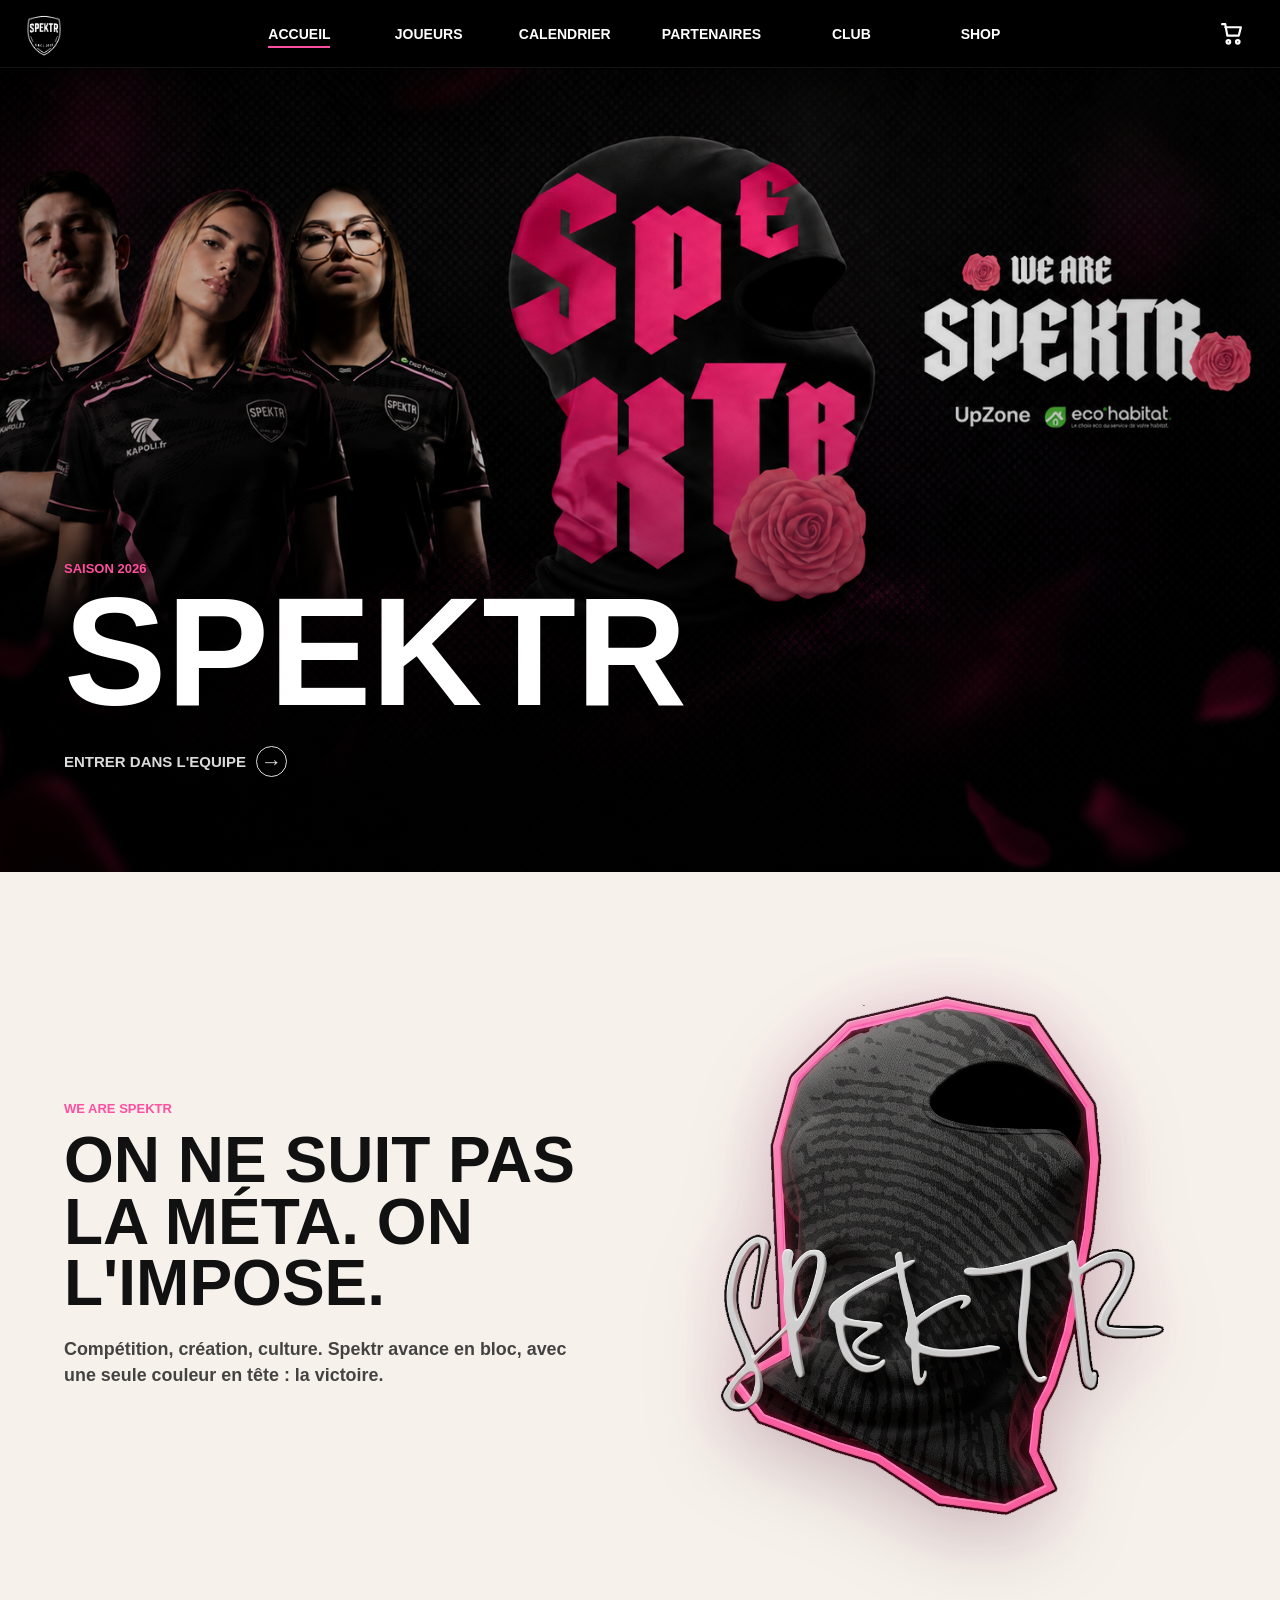
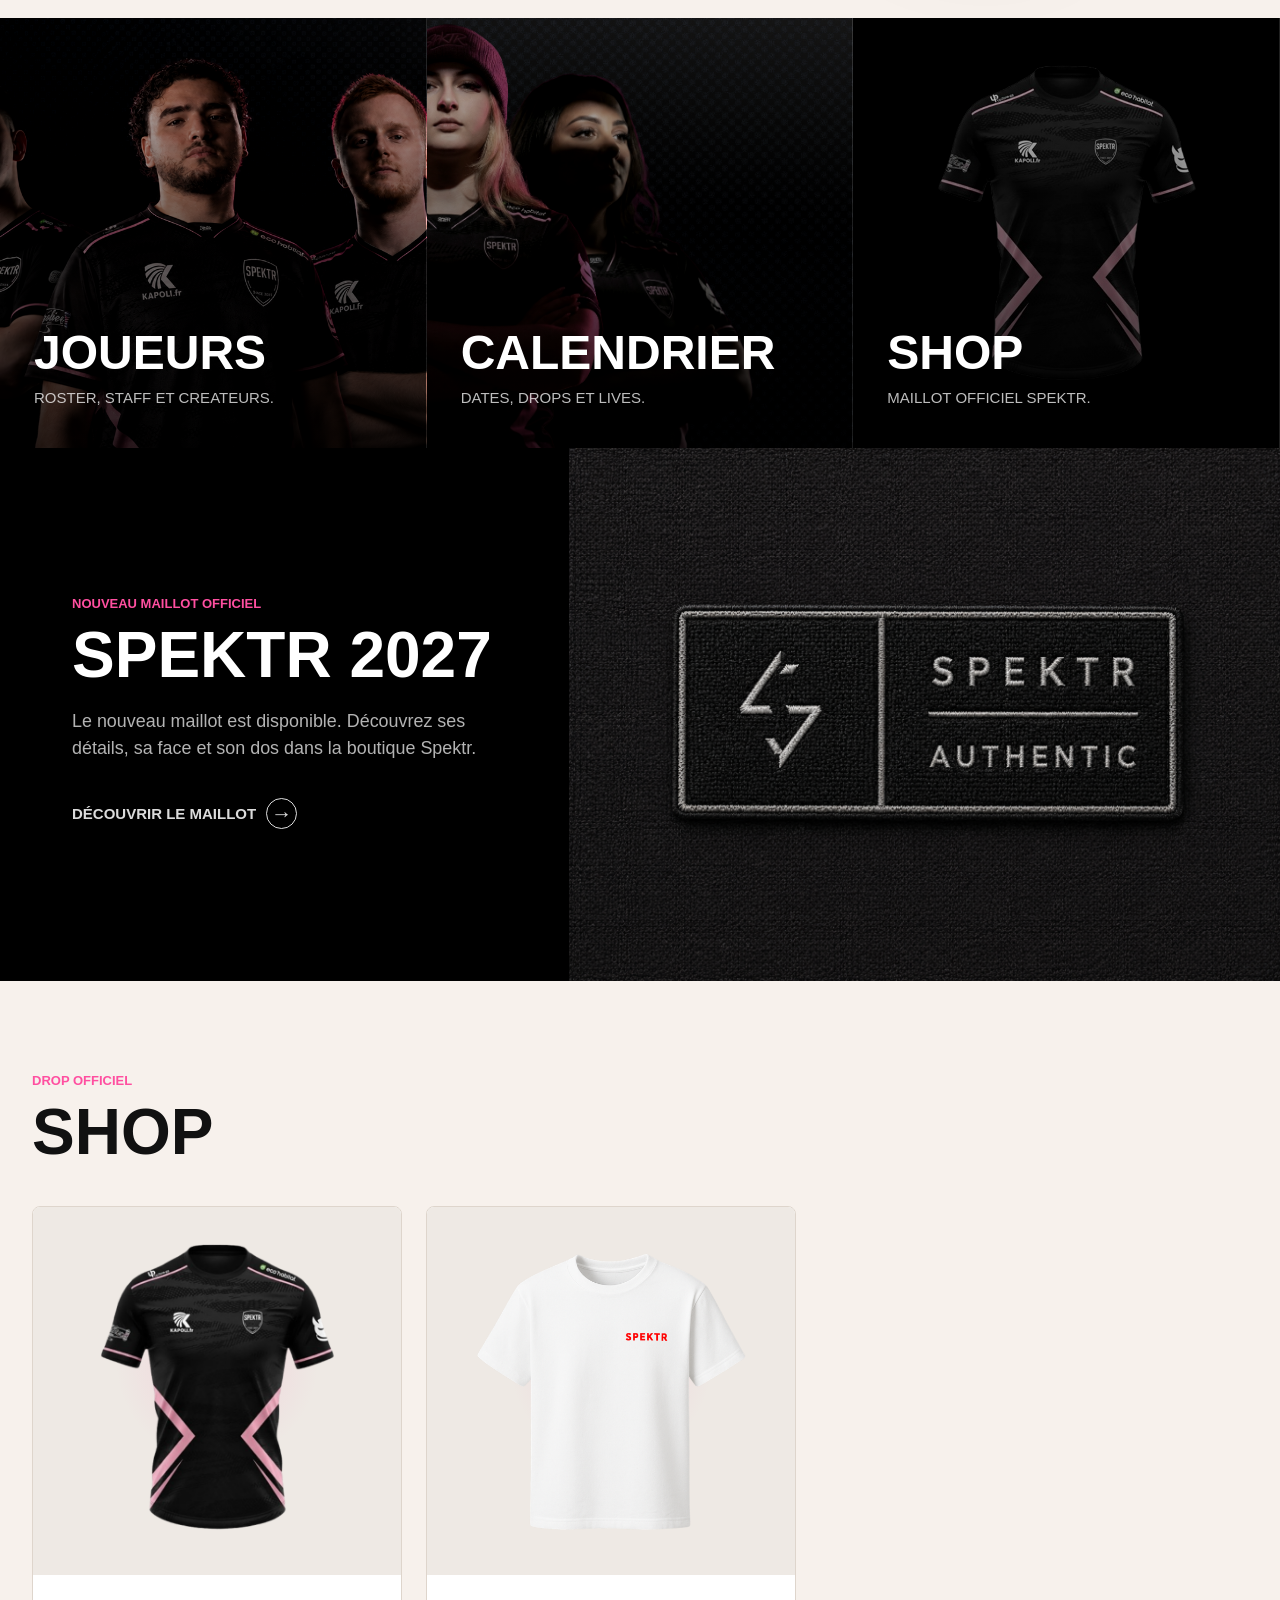
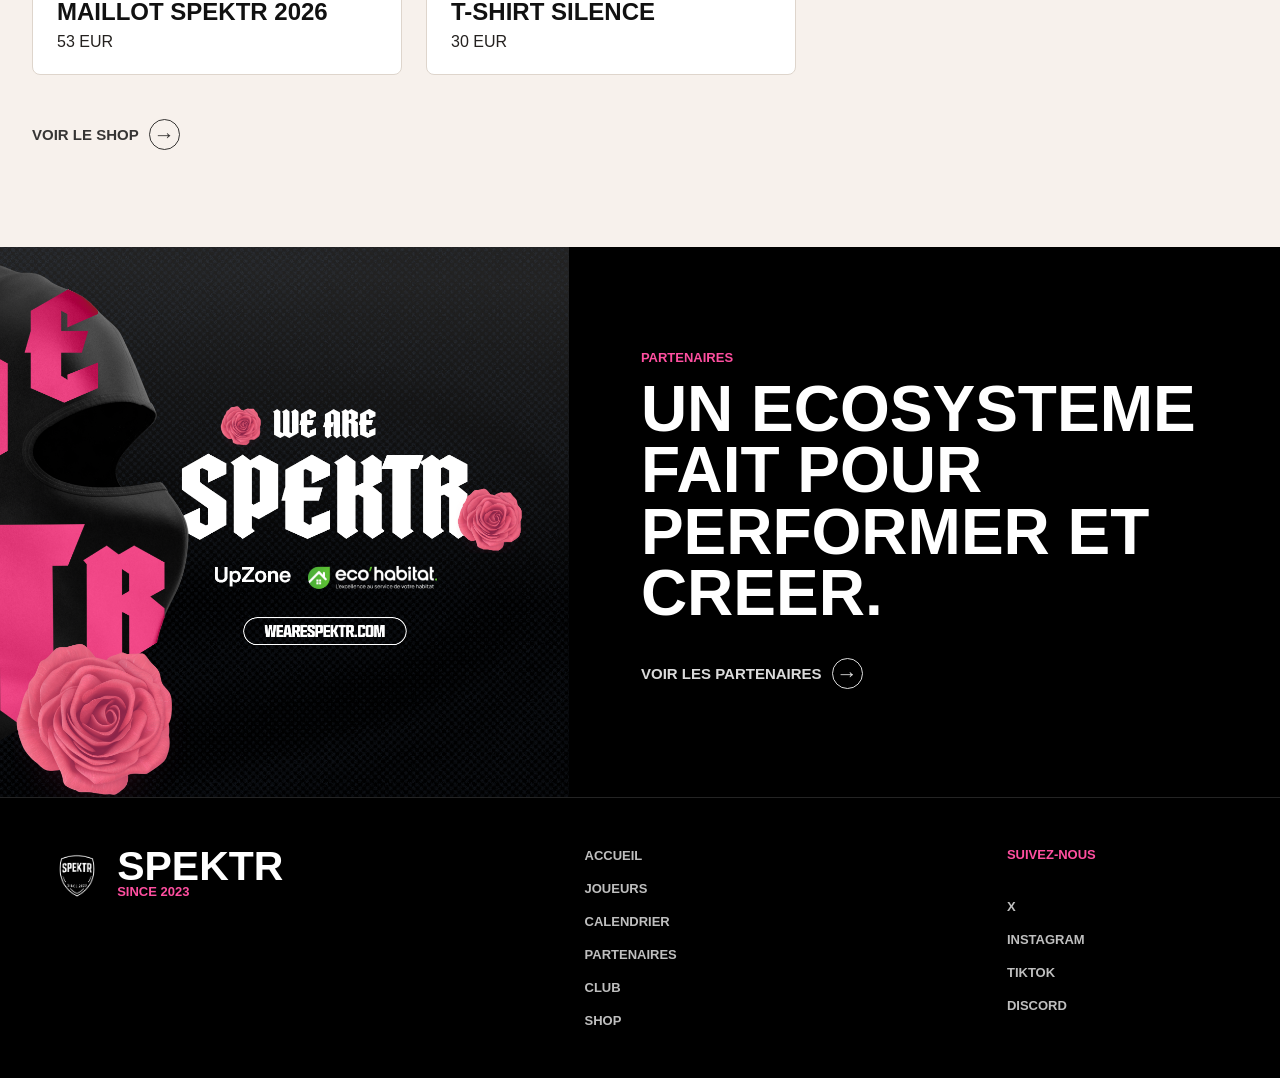
<file: index.html>
﻿<!doctype html>
<html lang="fr">
  <head>
    <meta charset="utf-8">
    <meta name="viewport" content="width=device-width, initial-scale=1">
    <title>Spektr</title>
    <meta name="description" content="Spektr - accueil officiel, joueurs, calendrier, shop et partenaires.">
    <link rel="icon" type="image/png" sizes="32x32" href="assets/favicon-32.png?v=2">
    <link rel="icon" type="image/png" sizes="512x512" href="assets/favicon-512.png?v=2">
    <link rel="apple-touch-icon" sizes="180x180" href="assets/apple-touch-icon.png?v=2">
    <link rel="stylesheet" href="styles.css">
  </head>
  <body class="page-home">
    <header class="site-header">
      <button class="icon-button menu-toggle" type="button" aria-label="Ouvrir le menu" aria-expanded="false">
        <svg viewBox="0 0 24 24" aria-hidden="true"><path d="M4 7h16M4 12h16M4 17h16"/></svg>
      </button>

      <a class="brand" href="index.html" aria-label="Accueil Spektr">
        <img src="assets/spektr-crest.png" alt="Spektr">
      </a>

      <nav class="main-nav" aria-label="Navigation principale">
        <a class="active" href="index.html">Accueil</a><a href="joueurs.html">Joueurs</a><a href="calendrier.html">Calendrier</a><a href="partenaires.html">Partenaires</a><a href="qui-sommes-nous.html">Club</a><a href="shop.html">Shop</a>
      </nav>

      <a class="icon-button cart-button" href="shop.html" aria-label="Panier">
        <svg viewBox="0 0 24 24" aria-hidden="true"><path d="M6 6h15l-2 8H8L6 3H3"/><circle cx="9" cy="20" r="1.7"/><circle cx="18" cy="20" r="1.7"/></svg>
      </a>
    </header>

    <div class="mobile-panel" hidden><a href="index.html">Accueil</a><a href="joueurs.html">Joueurs</a><a href="calendrier.html">Calendrier</a><a href="partenaires.html">Partenaires</a><a href="qui-sommes-nous.html">Club</a><a href="shop.html">Shop</a></div>

    <main>
      <section class="home-hero">
        <img src="assets/home-hero-spektr-2027.png" alt="Banniere Spektr rose et noire avec joueurs">
        <div class="hero-copy" data-text-reveal>
          <p>Saison 2026</p>
          <h1>Spektr</h1>
          <a class="text-link" href="joueurs.html">Entrer dans l'equipe <span aria-hidden="true">&rarr;</span></a>
        </div>
      </section>

      <section class="home-statement">
        <div data-text-reveal>
          <p class="eyebrow">We are Spektr</p>
          <h2>On ne suit pas la méta. On l'impose.</h2>
          <p class="statement-lead">Compétition, création, culture. Spektr avance en bloc, avec une seule couleur en tête : la victoire.</p>
        </div>
        <img class="statement-art" src="assets/mask-spektr-transparent.png" alt="Visuel artistique Spektr rose et noir">
      </section>

      <section class="route-grid" aria-label="Sections principales">
        <a class="route-card route-joueurs" href="joueurs.html" data-text-reveal>
          <h2>Joueurs</h2>
          <p>Roster, staff et createurs.</p>
        </a>
        <a class="route-card route-calendrier" href="calendrier.html" data-text-reveal>
          <h2>Calendrier</h2>
          <p>Dates, drops et lives.</p>
        </a>
        <a class="route-card route-shop" href="shop.html" data-text-reveal>
          <h2>Shop</h2>
          <p>Maillot officiel Spektr.</p>
        </a>
      </section>

      <section class="split-section split-dark jersey-home-feature">
        <div class="split-copy" data-text-reveal>
          <p class="eyebrow">Nouveau maillot officiel</p>
          <h2>Spektr 2027</h2>
          <p class="jersey-feature-copy">Le nouveau maillot est disponible. Découvrez ses détails, sa face et son dos dans la boutique Spektr.</p>
          <a class="text-link" href="shop.html">Découvrir le maillot <span aria-hidden="true">&rarr;</span></a>
        </div>
        <img class="jersey-home-authentic" src="assets/spektr-authentic.jpg" alt="Détail Spektr Authentic sur le maillot noir">
      </section>

      <section class="shop-preview">
        <div class="section-title" data-text-reveal>
          <p class="eyebrow">Drop officiel</p>
          <h2>Shop</h2>
        </div>
        <div class="product-row">
          <article class="product-card" data-text-reveal>
            <img src="assets/product-03-1.png" alt="Maillot SPEKTR 2026">
            <div>
              <h3>MAILLOT SPEKTR 2026</h3>
              <p>53 EUR</p>
            </div>
          </article>
          <article class="product-card" data-text-reveal>
            <img src="assets/product-02-1.png" alt="T-SHIRT SILENCE">
            <div>
              <h3>T-SHIRT SILENCE</h3>
              <p>30 EUR</p>
            </div>
          </article>
        </div>
        <a class="center-link dark-link" href="shop.html">Voir le shop <span aria-hidden="true">&rarr;</span></a>
      </section>

      <section class="partners-band">
        <img src="assets/outro-twitch.png" alt="Banniere We Are Spektr avec partenaires">
        <div data-text-reveal>
          <p class="eyebrow">Partenaires</p>
          <h2>Un ecosysteme fait pour performer et creer.</h2>
          <a class="text-link" href="partenaires.html">Voir les partenaires <span aria-hidden="true">&rarr;</span></a>
        </div>
      </section>
    </main>

    <footer class="site-footer">
      <div class="footer-brand">
        <img src="assets/spektr-crest.png" alt="">
        <div>
          <strong>Spektr</strong>
          <span>Since 2023</span>
        </div>
      </div>
      <nav class="footer-links" aria-label="Liens de pied de page"><a href="index.html">Accueil</a><a href="joueurs.html">Joueurs</a><a href="calendrier.html">Calendrier</a><a href="partenaires.html">Partenaires</a><a href="qui-sommes-nous.html">Club</a><a href="shop.html">Shop</a></nav>
      <nav class="footer-socials" aria-label="Reseaux sociaux Spektr">
        <span>Suivez-nous</span>
        <a href="https://x.com/SPEKTR_ORG" target="_blank" rel="noopener">X</a>
        <a href="https://www.instagram.com/spektr_org_/" target="_blank" rel="noopener">Instagram</a>
        <a href="https://www.tiktok.com/@spektr_org" target="_blank" rel="noopener">TikTok</a>
        <a href="https://discord.gg/amV8csFFUj" target="_blank" rel="noopener">Discord</a>
      </nav>
    </footer>

    <script src="script.js"></script>
  </body>
</html>
</file>
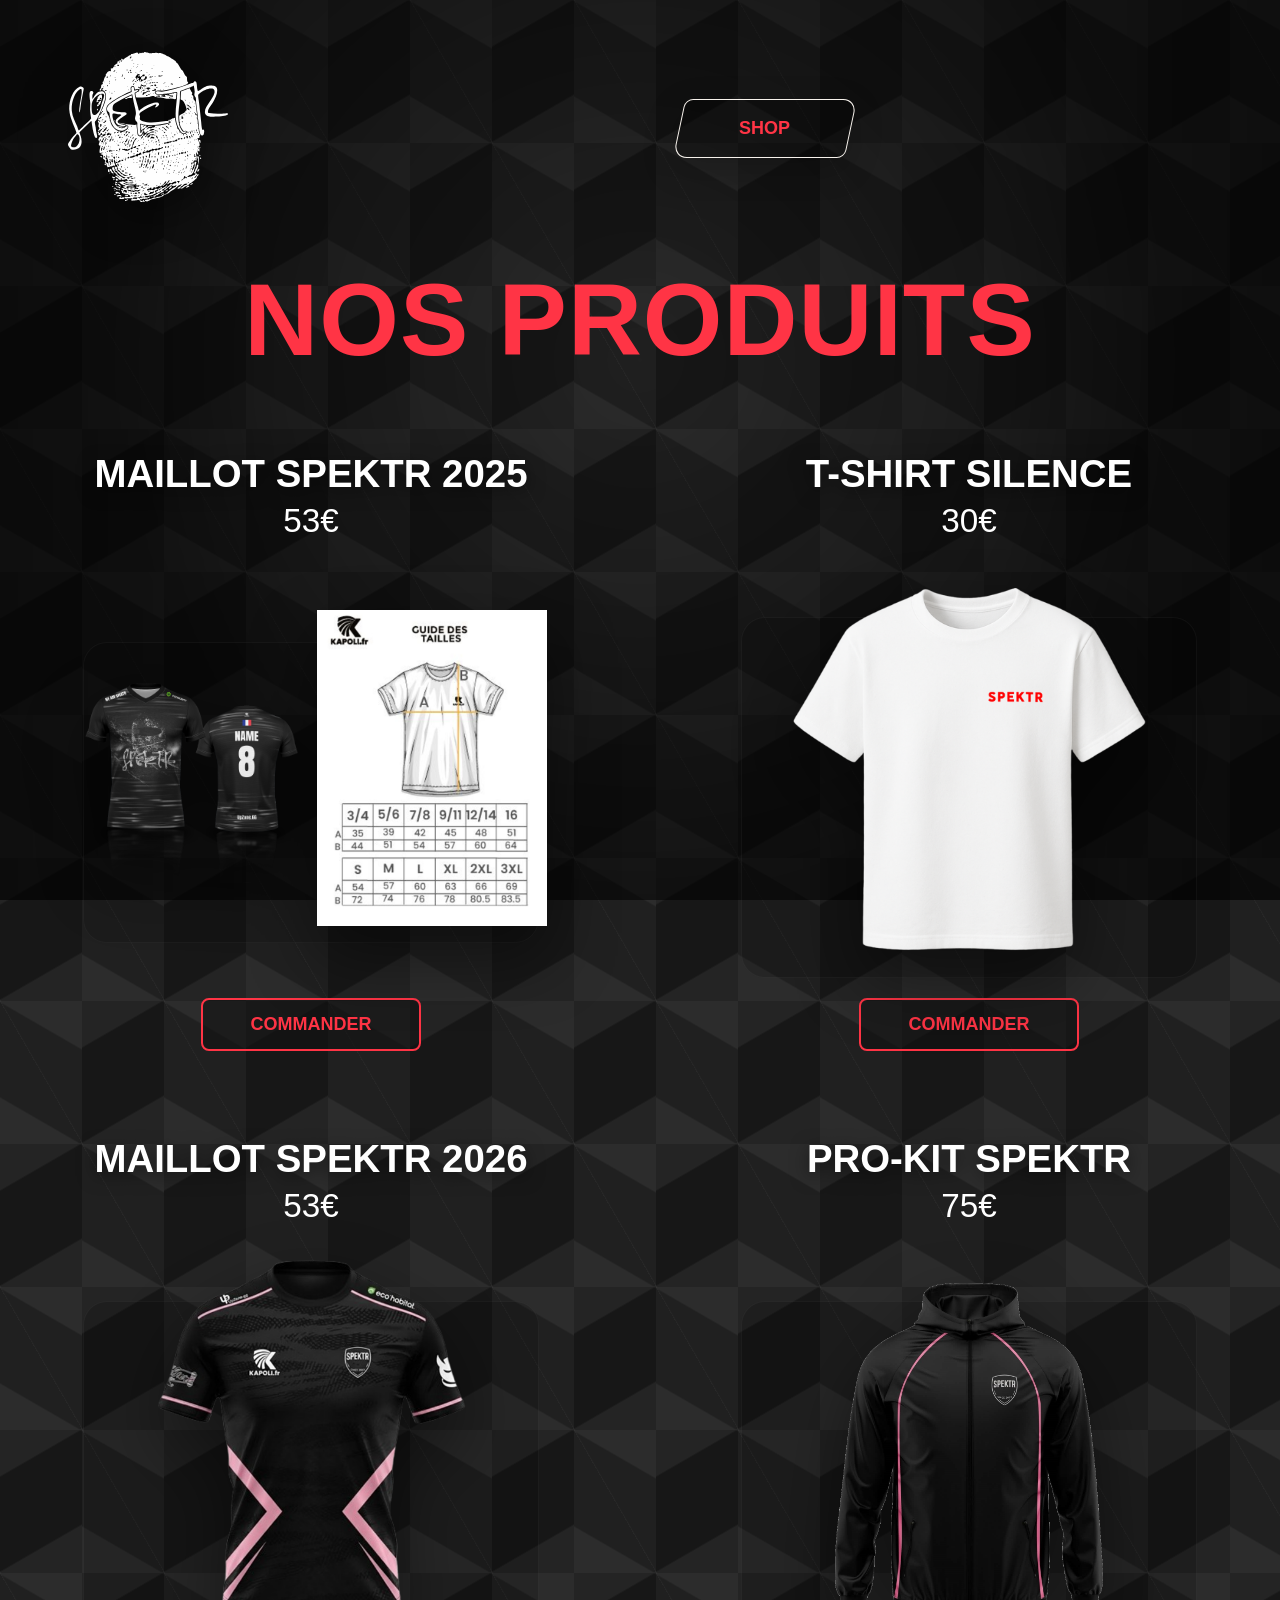
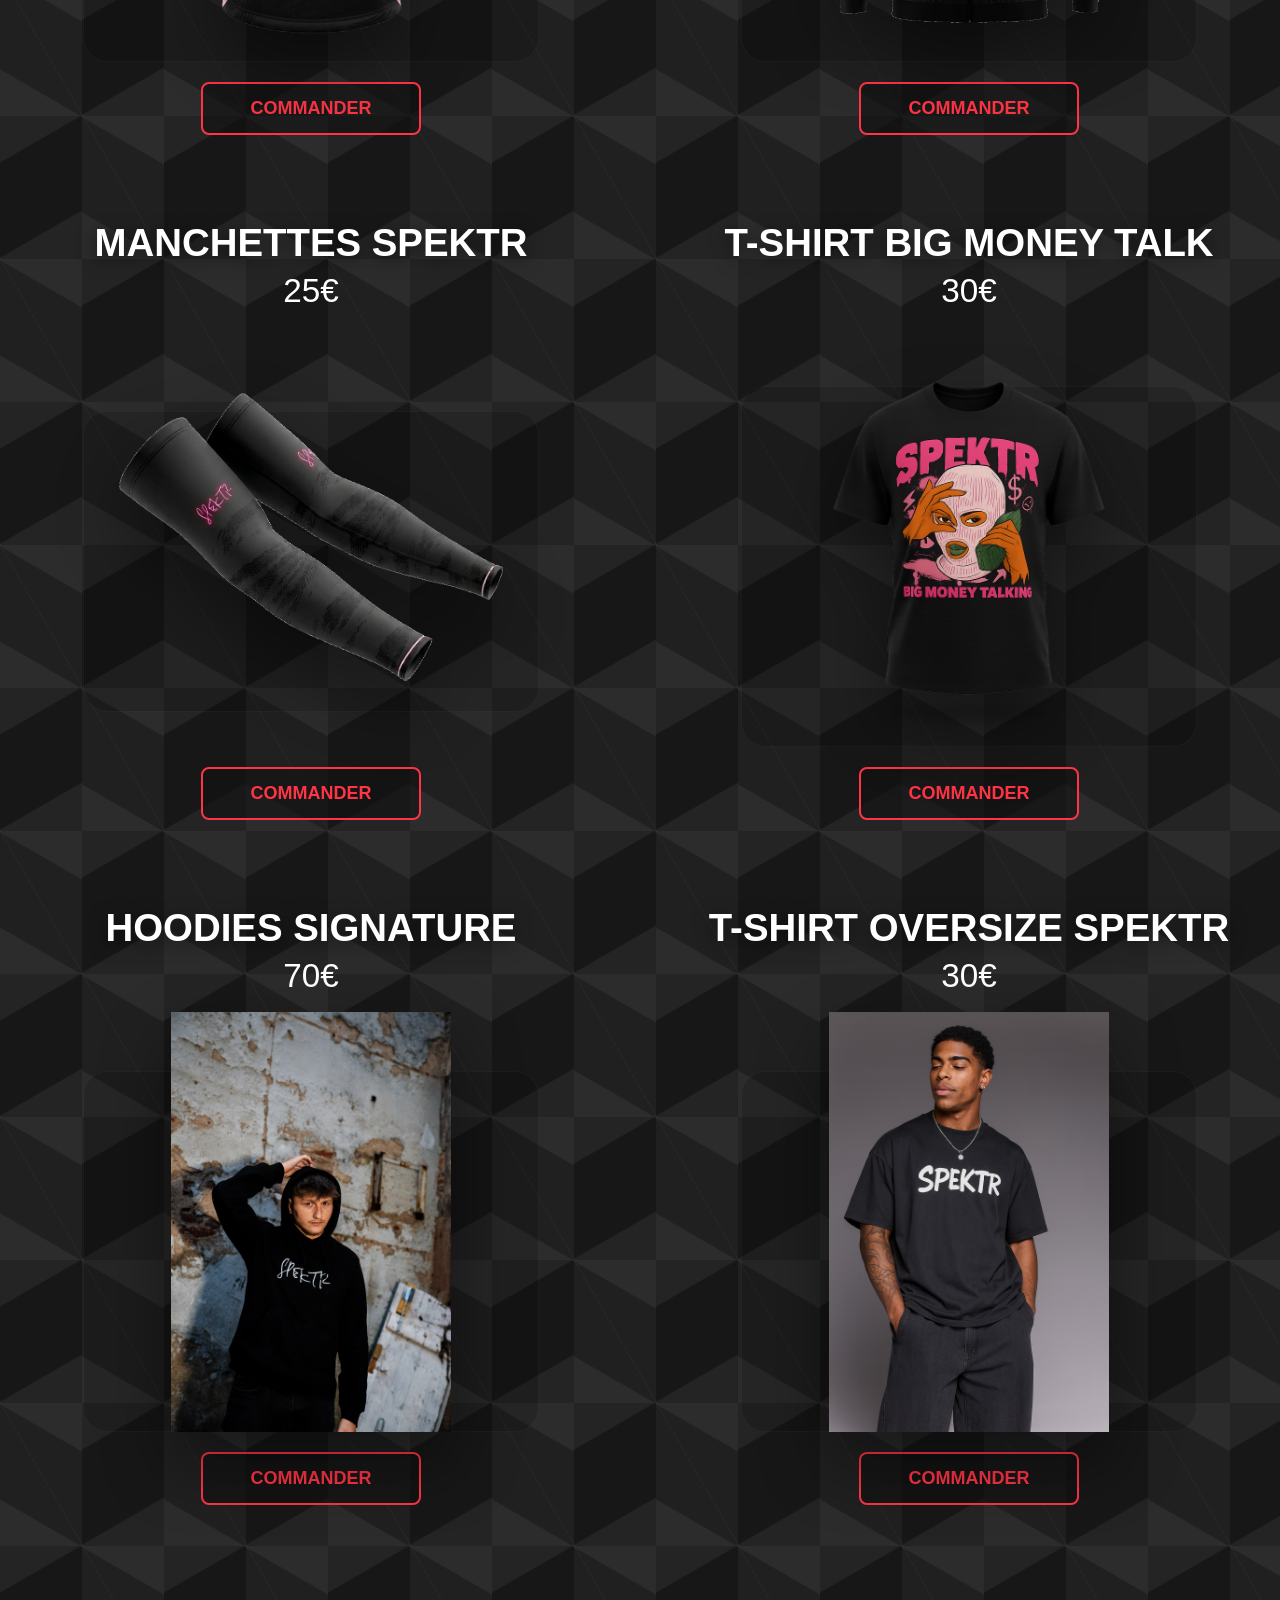
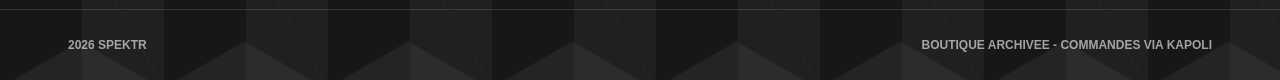
<file: ancienshop/index.html>
<!doctype html>
<html lang="fr">
  <head>
    <meta charset="utf-8" />
    <meta name="viewport" content="width=device-width, initial-scale=1" />
    <title>Shop - Spektr</title>
    <link rel="icon" type="image/png" sizes="32x32" href="../assets/favicon-32.png" />
    <style>
      :root {
        --red: #ff3445;
        --pink: #ff3fa6;
        --cream: #f7f2ec;
        --line: rgba(255, 255, 255, 0.12);
      }

      * {
        box-sizing: border-box;
      }

      body {
        margin: 0;
        min-height: 100vh;
        color: var(--cream);
        background-color: #171717;
        background-image:
          linear-gradient(30deg, rgba(255, 255, 255, 0.055) 12%, transparent 12.5%, transparent 87%, rgba(255, 255, 255, 0.055) 87.5%, rgba(255, 255, 255, 0.055)),
          linear-gradient(150deg, rgba(255, 255, 255, 0.055) 12%, transparent 12.5%, transparent 87%, rgba(255, 255, 255, 0.055) 87.5%, rgba(255, 255, 255, 0.055)),
          linear-gradient(30deg, rgba(255, 255, 255, 0.055) 12%, transparent 12.5%, transparent 87%, rgba(255, 255, 255, 0.055) 87.5%, rgba(255, 255, 255, 0.055)),
          linear-gradient(150deg, rgba(255, 255, 255, 0.055) 12%, transparent 12.5%, transparent 87%, rgba(255, 255, 255, 0.055) 87.5%, rgba(255, 255, 255, 0.055)),
          linear-gradient(60deg, rgba(255, 255, 255, 0.04) 25%, transparent 25.5%, transparent 75%, rgba(255, 255, 255, 0.04) 75%, rgba(255, 255, 255, 0.04)),
          linear-gradient(60deg, rgba(255, 255, 255, 0.04) 25%, transparent 25.5%, transparent 75%, rgba(255, 255, 255, 0.04) 75%, rgba(255, 255, 255, 0.04));
        background-position: 0 0, 0 0, 82px 143px, 82px 143px, 0 0, 82px 143px;
        background-size: 164px 286px;
        font-family: Impact, Haettenschweiler, "Arial Narrow Bold", Arial, sans-serif;
        text-transform: uppercase;
      }

      body::before {
        content: "";
        position: fixed;
        inset: 0;
        pointer-events: none;
        background:
          radial-gradient(circle at 50% 40%, rgba(0, 0, 0, 0), rgba(0, 0, 0, 0.55) 64%),
          linear-gradient(90deg, rgba(0, 0, 0, 0.22), transparent 22%, transparent 78%, rgba(0, 0, 0, 0.22));
      }

      a {
        color: inherit;
      }

      .old-shop-header {
        position: relative;
        z-index: 2;
        display: grid;
        grid-template-columns: 220px 1fr;
        align-items: center;
        gap: 30px;
        padding: 52px 68px 22px;
      }

      .old-logo {
        width: 160px;
        max-width: 100%;
        filter: drop-shadow(0 10px 24px rgba(0, 0, 0, 0.55));
      }

      .old-nav {
        display: flex;
        align-items: center;
        justify-content: center;
        gap: clamp(16px, 2vw, 34px);
        flex-wrap: wrap;
      }

      .old-nav a {
        min-width: 172px;
        padding: 18px 28px;
        color: #111;
        background: var(--cream);
        border: 1px solid rgba(255, 255, 255, 0.28);
        border-radius: 8px 14px 8px 14px;
        transform: skewX(-12deg);
        text-align: center;
        text-decoration: none;
        font-family: Arial, Helvetica, sans-serif;
        font-weight: 900;
        font-size: 18px;
        box-shadow: 0 10px 34px rgba(0, 0, 0, 0.2);
      }

      .old-nav a span {
        display: inline-block;
        transform: skewX(12deg);
      }

      .old-nav a.is-active {
        color: var(--red);
        background: rgba(0, 0, 0, 0.32);
        border-color: var(--cream);
      }

      main {
        position: relative;
        z-index: 1;
        width: min(1320px, calc(100% - 44px));
        margin: 42px auto 86px;
      }

      .page-title {
        margin: 46px 0 72px;
        color: var(--red);
        text-align: center;
        font-size: clamp(58px, 8vw, 108px);
        line-height: 0.9;
        letter-spacing: 1px;
      }

      .products-grid {
        display: grid;
        grid-template-columns: repeat(2, minmax(0, 1fr));
        gap: 54px 80px;
      }

      .product-card {
        min-height: 560px;
        display: grid;
        grid-template-rows: auto 1fr auto;
        align-items: center;
        padding: 18px;
        text-align: center;
      }

      .product-title {
        margin: 0;
        color: #fff;
        font-size: clamp(30px, 3vw, 44px);
        line-height: 0.95;
        text-shadow: 0 4px 18px rgba(0, 0, 0, 0.55);
      }

      .price {
        margin: 12px 0 0;
        color: #fff;
        font-size: clamp(26px, 2.6vw, 38px);
        line-height: 1;
      }

      .product-media {
        position: relative;
        min-height: 350px;
        display: flex;
        align-items: center;
        justify-content: center;
        margin: 20px 0;
      }

      .product-media::before {
        content: "";
        position: absolute;
        inset: 14% 8% 0;
        border-radius: 24px;
        background: rgba(0, 0, 0, 0.14);
        box-shadow: inset 0 0 0 1px rgba(255, 255, 255, 0.04);
      }

      .product-media img {
        position: relative;
        z-index: 1;
        max-width: min(420px, 90%);
        max-height: 420px;
        object-fit: contain;
        filter: drop-shadow(0 30px 34px rgba(0, 0, 0, 0.44));
      }

      .product-duo {
        display: flex;
        align-items: center;
        justify-content: center;
        gap: clamp(0px, 1vw, 12px);
      }

      .product-duo img {
        max-width: min(230px, 48%);
      }

      .command {
        justify-self: center;
        min-width: 220px;
        padding: 14px 28px;
        color: var(--red);
        background: rgba(17, 17, 17, 0.56);
        border: 2px solid var(--red);
        border-radius: 8px;
        text-decoration: none;
        font-family: Arial, Helvetica, sans-serif;
        font-weight: 900;
        font-size: 18px;
        transition: color 180ms ease, background 180ms ease, transform 180ms ease;
      }

      .command:hover {
        color: #111;
        background: var(--red);
        transform: translateY(-2px);
      }

      .shop-footer {
        position: relative;
        z-index: 1;
        display: flex;
        justify-content: space-between;
        gap: 20px;
        padding: 28px 68px;
        border-top: 1px solid var(--line);
        color: rgba(255, 255, 255, 0.6);
        font-family: Arial, Helvetica, sans-serif;
        font-size: 12px;
        font-weight: 900;
      }

      @media (max-width: 900px) {
        .old-shop-header {
          grid-template-columns: 1fr;
          padding: 28px 22px 10px;
          text-align: center;
        }

        .old-logo {
          width: 110px;
          margin: 0 auto;
        }

        .old-nav {
          gap: 10px;
        }

        .old-nav a {
          min-width: 132px;
          padding: 13px 18px;
          font-size: 14px;
        }

        main {
          width: min(100% - 28px, 680px);
          margin-top: 18px;
        }

        .page-title {
          margin: 34px 0 36px;
        }

        .products-grid {
          grid-template-columns: 1fr;
          gap: 36px;
        }

        .product-card {
          min-height: auto;
          padding: 10px 0 34px;
          border-bottom: 1px solid var(--line);
        }

        .product-media {
          min-height: 300px;
        }

        .product-media img {
          max-height: 330px;
        }

        .shop-footer {
          padding: 24px 22px;
          flex-direction: column;
          text-align: center;
        }
      }
    </style>
  </head>
  <body>
    <header class="old-shop-header">
      <a href="../" aria-label="Retour Spektr">
        <img class="old-logo" src="../images/spektr_white.svg" alt="Spektr" />
      </a>
      <nav class="old-nav" aria-label="Navigation shop">
        <a class="is-active" href="./"><span>Shop</span></a>
      </nav>
    </header>

    <main>
      <h1 class="page-title">Nos produits</h1>
      <section class="products-grid" aria-label="Produits Spektr">
        <article class="product-card">
          <div>
            <h2 class="product-title">Maillot Spektr 2025</h2>
            <p class="price">53€</p>
          </div>
          <div class="product-media product-duo">
            <img src="../assets/product-01-1.png" alt="Maillot Spektr 2025 face" />
            <img src="../assets/product-01-2.jpg" alt="Maillot Spektr 2025 dos" />
          </div>
          <a class="command" href="https://www.kapoli.fr/boutiquedesclubs/Maillot-SPEKTR-p785531149">Commander</a>
        </article>

        <article class="product-card">
          <div>
            <h2 class="product-title">T-shirt Silence</h2>
            <p class="price">30€</p>
          </div>
          <div class="product-media">
            <img src="../assets/product-02-1.png" alt="T-shirt Silence" />
          </div>
          <a class="command" href="https://www.kapoli.fr/boutiquedesclubs/T-SHIRT-SPEKTR-p785528424">Commander</a>
        </article>

        <article class="product-card">
          <div>
            <h2 class="product-title">Maillot Spektr 2026</h2>
            <p class="price">53€</p>
          </div>
          <div class="product-media">
            <img src="../assets/product-03-1.png" alt="Maillot Spektr 2026" />
          </div>
          <a class="command" href="https://www.kapoli.fr/boutiquedesclubs/SPEKTR-c189557520">Commander</a>
        </article>

        <article class="product-card">
          <div>
            <h2 class="product-title">Pro-kit Spektr</h2>
            <p class="price">75€</p>
          </div>
          <div class="product-media">
            <img src="../assets/product-veste-pluie-spektr.png" alt="Veste de pluie Spektr" />
          </div>
          <a class="command" href="https://www.kapoli.fr/boutiquedesclubs/Veste-de-pluie-SPEKTR-p839555055">Commander</a>
        </article>

        <article class="product-card">
          <div>
            <h2 class="product-title">Manchettes Spektr</h2>
            <p class="price">25€</p>
          </div>
          <div class="product-media">
            <img src="../assets/product-manchettes-spektr.png" alt="Manchettes Spektr" />
          </div>
          <a class="command" href="https://www.kapoli.fr/boutiquedesclubs/Manchettes-SPKETR-p839549164">Commander</a>
        </article>

        <article class="product-card">
          <div>
            <h2 class="product-title">T-shirt Big Money Talk</h2>
            <p class="price">30€</p>
          </div>
          <div class="product-media">
            <img src="../assets/product-04-1.png" alt="T-shirt Big Money Talk" />
          </div>
          <a class="command" href="https://www.kapoli.fr/boutiquedesclubs/T-SHIRT-SPEKTR-p785533087">Commander</a>
        </article>

        <article class="product-card">
          <div>
            <h2 class="product-title">Hoodies Signature</h2>
            <p class="price">70€</p>
          </div>
          <div class="product-media">
            <img src="../assets/product-05-1.jpg" alt="Hoodies Signature" />
          </div>
          <a class="command" href="https://www.kapoli.fr/boutiquedesclubs/Hoodie-SPEKTR-p785531158">Commander</a>
        </article>

        <article class="product-card">
          <div>
            <h2 class="product-title">T-shirt Oversize Spektr</h2>
            <p class="price">30€</p>
          </div>
          <div class="product-media">
            <img src="../assets/product-06-1.png" alt="T-shirt Oversize Spektr" />
          </div>
          <a class="command" href="https://www.kapoli.fr/boutiquedesclubs/Maillot-SPEKTR-oversize-p801575561">Commander</a>
        </article>
      </section>
    </main>

    <footer class="shop-footer">
      <span>2026 SPEKTR</span>
      <span>Boutique archivee - commandes via Kapoli</span>
    </footer>
  </body>
</html>
</file>
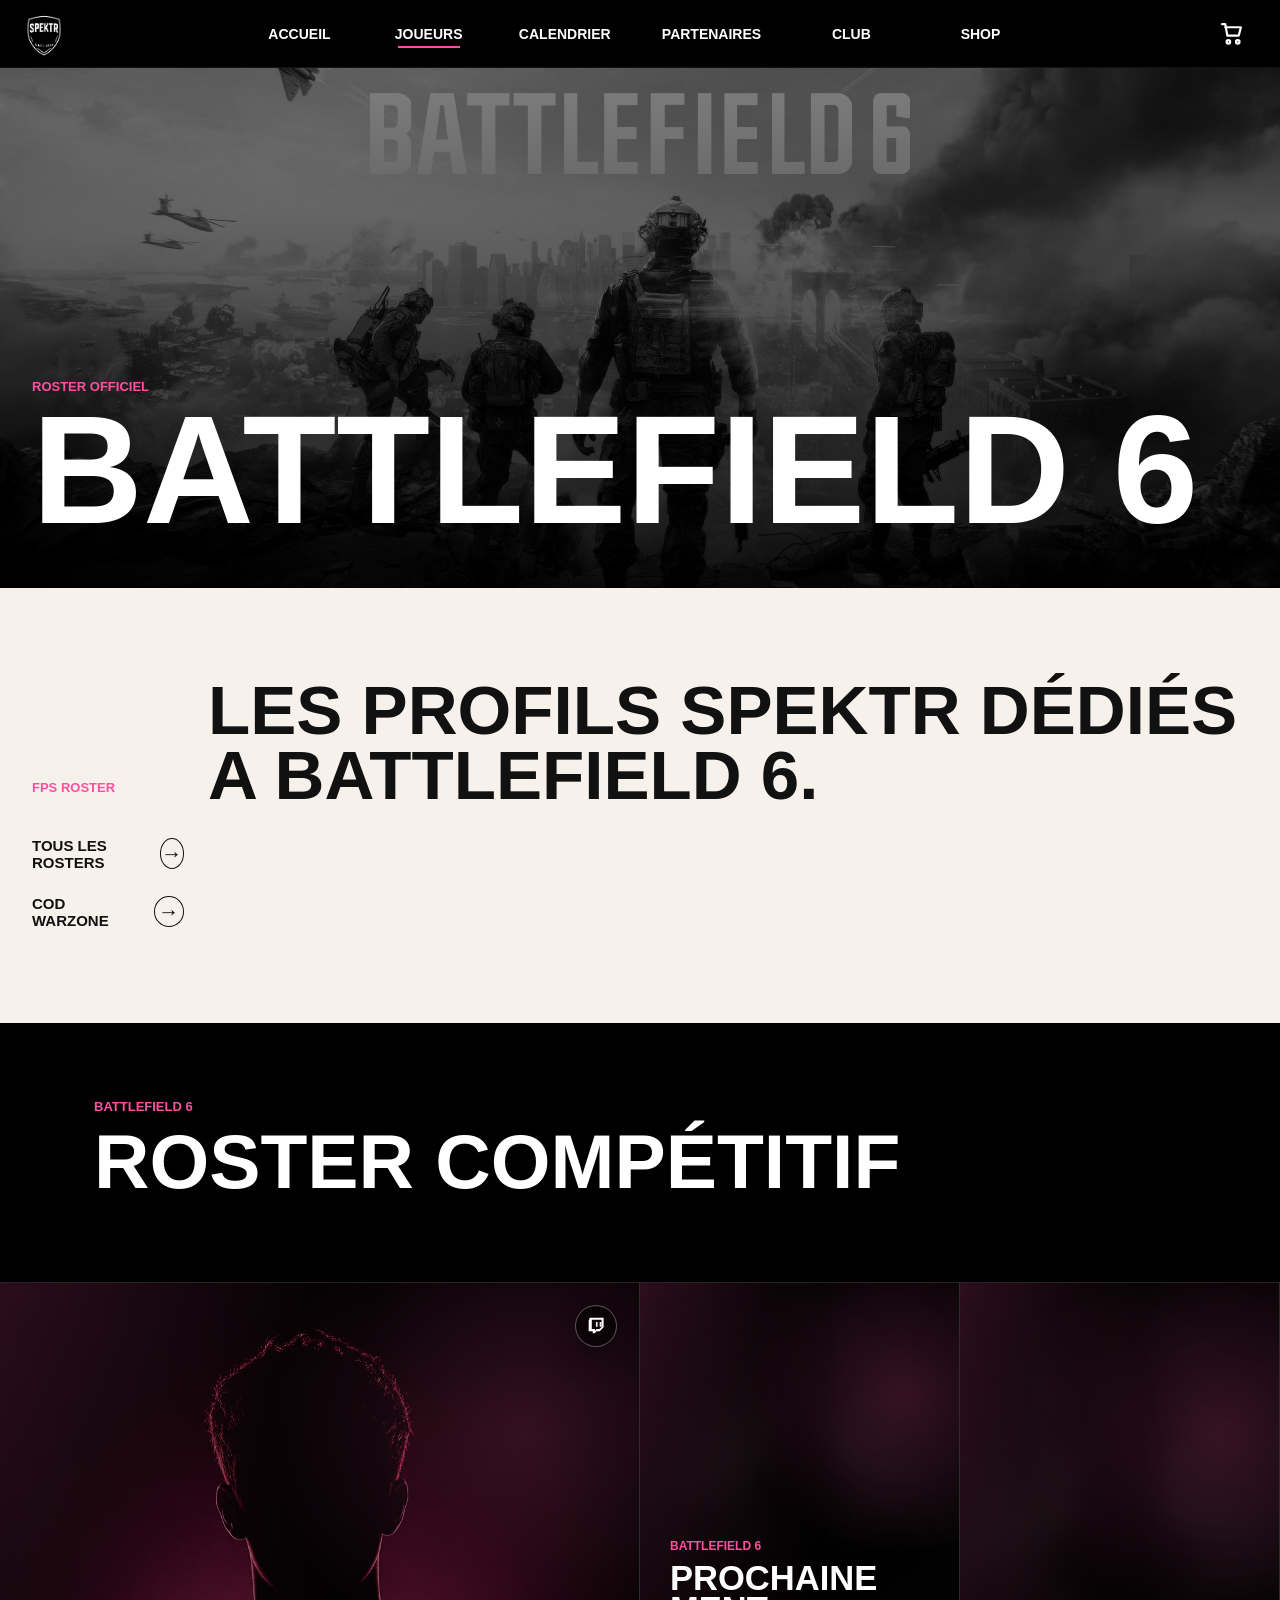
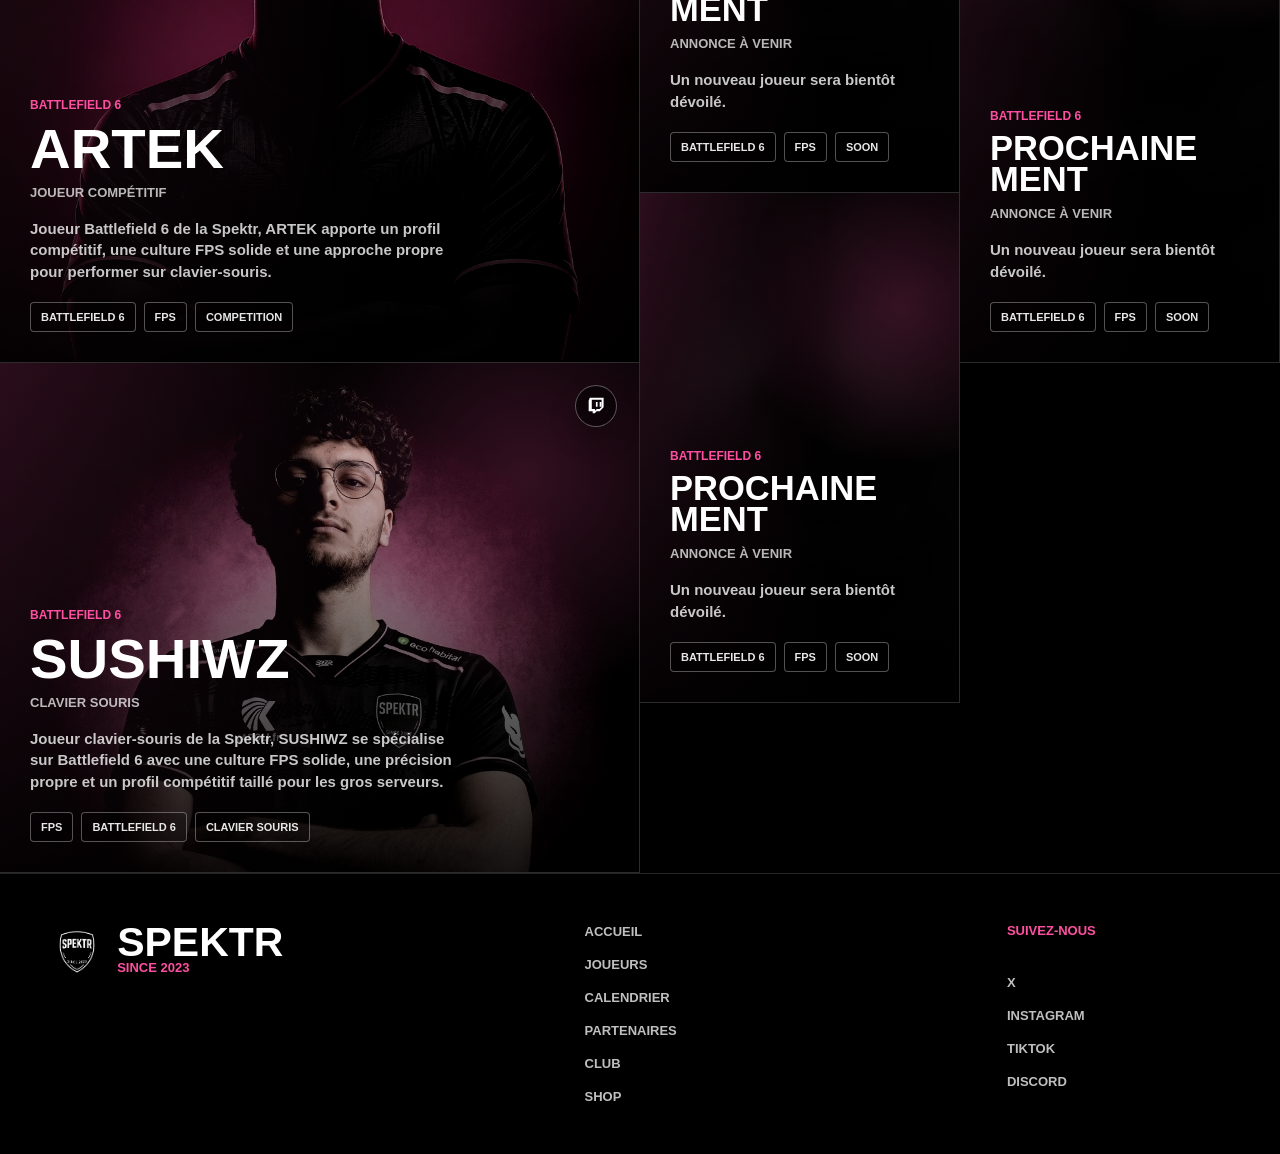
<file: battlefield-6.html>
﻿<!doctype html>
<html lang="fr">
  <head>
    <meta charset="utf-8">
    <meta name="viewport" content="width=device-width, initial-scale=1">
    <title>Battlefield 6 - Spektr</title>
    <meta name="description" content="Roster Battlefield 6 Spektr.">
    <meta name="referrer" content="no-referrer">
    <link rel="icon" type="image/png" sizes="32x32" href="assets/favicon-32.png?v=2">
    <link rel="icon" type="image/png" sizes="512x512" href="assets/favicon-512.png?v=2">
    <link rel="apple-touch-icon" sizes="180x180" href="assets/apple-touch-icon.png?v=2">
    <link rel="stylesheet" href="styles.css">
  </head>
  <body>
    <header class="site-header">
      <button class="icon-button menu-toggle" type="button" aria-label="Ouvrir le menu" aria-expanded="false">
        <svg viewBox="0 0 24 24" aria-hidden="true"><path d="M4 7h16M4 12h16M4 17h16"/></svg>
      </button>
      <a class="brand" href="index.html" aria-label="Accueil Spektr"><img src="assets/spektr-crest.png" alt="Spektr"></a>
      <nav class="main-nav" aria-label="Navigation principale">
        <a href="index.html">Accueil</a><a class="active" href="joueurs.html">Joueurs</a><a href="calendrier.html">Calendrier</a><a href="partenaires.html">Partenaires</a><a href="qui-sommes-nous.html">Club</a><a href="shop.html">Shop</a>
      </nav>
      <a class="icon-button cart-button" href="shop.html" aria-label="Panier">
        <svg viewBox="0 0 24 24" aria-hidden="true"><path d="M6 6h15l-2 8H8L6 3H3"/><circle cx="9" cy="20" r="1.7"/><circle cx="18" cy="20" r="1.7"/></svg>
      </a>
    </header>
    <div class="mobile-panel" hidden><a href="index.html">Accueil</a><a href="joueurs.html">Joueurs</a><a href="calendrier.html">Calendrier</a><a href="partenaires.html">Partenaires</a><a href="qui-sommes-nous.html">Club</a><a href="shop.html">Shop</a></div>

    <main>
      <section class="page-hero players-hero battlefield-hero">
        <img src="assets/team-battlefield-6.jpg" alt="Battlefield 6">
        <div data-text-reveal>
          <p class="eyebrow">Roster officiel</p>
          <h1>Battlefield 6</h1>
        </div>
      </section>

      <section class="players-intro roster-page-intro" data-text-reveal>
        <p class="eyebrow">FPS roster</p>
        <h2>Les profils Spektr dédiés a Battlefield 6.</h2>
        <div class="roster-actions">
          <a class="text-link" href="joueurs.html">Tous les rosters <span aria-hidden="true">&rarr;</span></a>
          <a class="text-link" href="warzone.html">COD Warzone <span aria-hidden="true">&rarr;</span></a>
        </div>
      </section>

      <section class="roster-section">
        <div class="section-title" data-text-reveal>
          <p class="eyebrow">Battlefield 6</p>
          <h2>Roster compétitif</h2>
        </div>
        <div class="roster-grid" aria-label="Roster Battlefield 6 Spektr">
        <article class="player-card" data-player-link="https://www.twitch.tv/sushiwz_" tabindex="0" role="link" aria-label="Ouvrir la plateforme de SUSHIWZ">
          <img src="assets/player-sushiwz.jpg" alt="SUSHIWZ">
          <div class="player-content">
            <p>Battlefield 6</p>
            <h2>SUSHIWZ</h2>
            <span>Clavier souris</span>
            <p class="player-bio">Joueur clavier-souris de la Spektr, SUSHIWZ se spécialise sur Battlefield 6 avec une culture FPS solide, une précision propre et un profil compétitif taillé pour les gros serveurs.</p>
            <ul><li>FPS</li><li>Battlefield 6</li><li>Clavier souris</li></ul>
          </div>
        </article>

        <article class="player-card" data-player-link="https://www.twitch.tv/fps_artek" tabindex="0" role="link" aria-label="Ouvrir la plateforme de ARTEK">
          <img src="assets/player-anonyme.png" alt="ARTEK">
          <div class="player-content">
            <p>Battlefield 6</p>
            <h2>ARTEK</h2>
            <span>Joueur compétitif</span>
            <p class="player-bio">Joueur Battlefield 6 de la Spektr, ARTEK apporte un profil compétitif, une culture FPS solide et une approche propre pour performer sur clavier-souris.</p>
            <ul><li>Battlefield 6</li><li>FPS</li><li>Competition</li></ul>
          </div>
        </article>

        <article class="player-card player-teaser" aria-label="Annonce Battlefield 6 à venir">
          <img src="assets/player-anonyme.png" alt="">
          <div class="player-content">
            <p>Battlefield 6</p>
            <h2>Prochainement</h2>
            <span>Annonce à venir</span>
            <p class="player-bio">Un nouveau joueur sera bientôt dévoilé.</p>
            <ul><li>Battlefield 6</li><li>FPS</li><li>Soon</li></ul>
          </div>
        </article>

        <article class="player-card player-teaser" aria-label="Annonce Battlefield 6 à venir">
          <img src="assets/player-anonyme.png" alt="">
          <div class="player-content">
            <p>Battlefield 6</p>
            <h2>Prochainement</h2>
            <span>Annonce à venir</span>
            <p class="player-bio">Un nouveau joueur sera bientôt dévoilé.</p>
            <ul><li>Battlefield 6</li><li>FPS</li><li>Soon</li></ul>
          </div>
        </article>

        <article class="player-card player-teaser" aria-label="Annonce Battlefield 6 à venir">
          <img src="assets/player-anonyme.png" alt="">
          <div class="player-content">
            <p>Battlefield 6</p>
            <h2>Prochainement</h2>
            <span>Annonce à venir</span>
            <p class="player-bio">Un nouveau joueur sera bientôt dévoilé.</p>
            <ul><li>Battlefield 6</li><li>FPS</li><li>Soon</li></ul>
          </div>
        </article>
        </div>
      </section>
    </main>

    <footer class="site-footer">
      <div class="footer-brand"><img src="assets/spektr-crest.png" alt=""><div><strong>Spektr</strong><span>Since 2023</span></div></div>
      <nav class="footer-links" aria-label="Liens de pied de page"><a href="index.html">Accueil</a><a href="joueurs.html">Joueurs</a><a href="calendrier.html">Calendrier</a><a href="partenaires.html">Partenaires</a><a href="qui-sommes-nous.html">Club</a><a href="shop.html">Shop</a></nav>
      <nav class="footer-socials" aria-label="Réseaux sociaux Spektr"><span>Suivez-nous</span><a href="https://x.com/SPEKTR_ORG" target="_blank" rel="noopener">X</a><a href="https://www.instagram.com/spektr_org_/" target="_blank" rel="noopener">Instagram</a><a href="https://www.tiktok.com/@spektr_org" target="_blank" rel="noopener">TikTok</a><a href="https://discord.gg/amV8csFFUj" target="_blank" rel="noopener">Discord</a></nav>
    </footer>
    <script src="script.js"></script>
  </body>
</html>
</file>
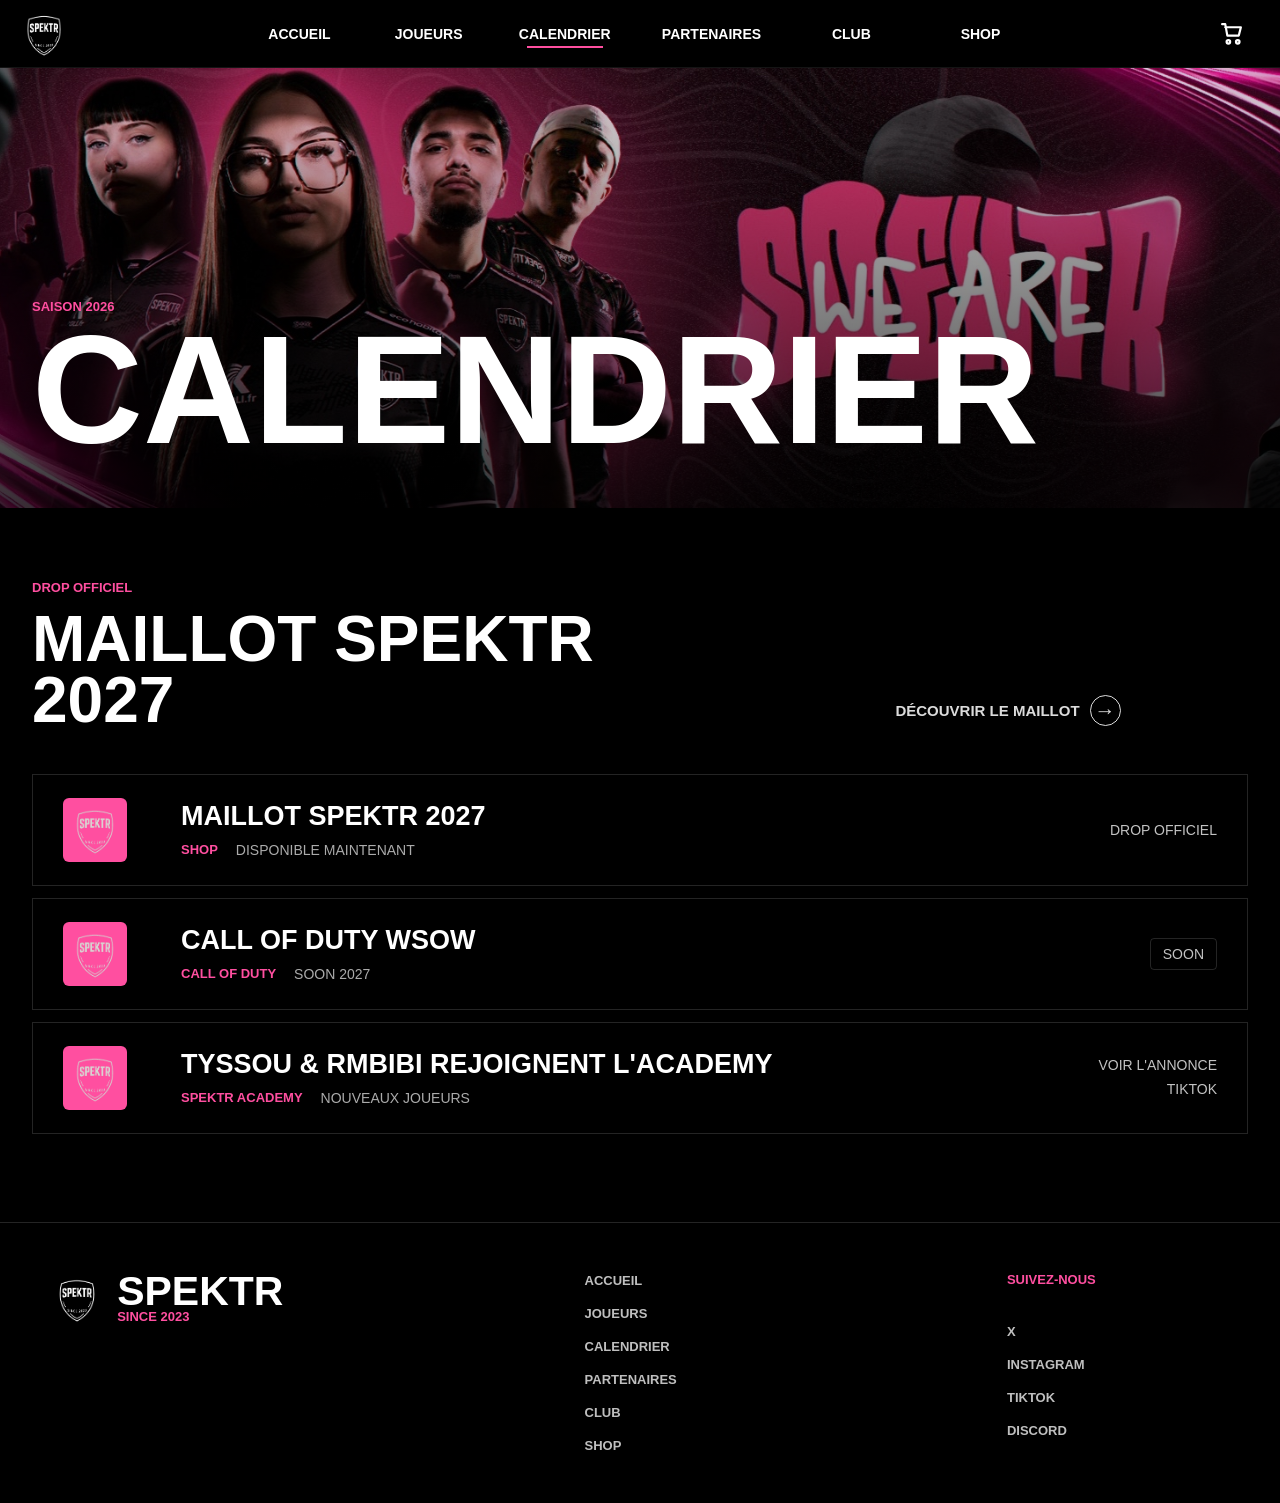
<file: calendrier.html>
<!doctype html>
<html lang="fr">
  <head>
    <meta charset="utf-8">
    <meta name="viewport" content="width=device-width, initial-scale=1">
    <title>Calendrier - Spektr</title>
    <meta name="description" content="Calendrier officiel Spektr.">
    <link rel="icon" type="image/png" sizes="32x32" href="assets/favicon-32.png?v=2">
    <link rel="icon" type="image/png" sizes="512x512" href="assets/favicon-512.png?v=2">
    <link rel="apple-touch-icon" sizes="180x180" href="assets/apple-touch-icon.png?v=2">
    <link rel="stylesheet" href="styles.css">
  </head>
  <body>
    <header class="site-header">
      <button class="icon-button menu-toggle" type="button" aria-label="Ouvrir le menu" aria-expanded="false"><svg viewBox="0 0 24 24" aria-hidden="true"><path d="M4 7h16M4 12h16M4 17h16"/></svg></button>
      <a class="brand" href="index.html" aria-label="Accueil Spektr"><img src="assets/spektr-crest.png" alt="Spektr"></a>
      <nav class="main-nav" aria-label="Navigation principale">
        <a href="index.html">Accueil</a><a href="joueurs.html">Joueurs</a><a class="active" href="calendrier.html">Calendrier</a><a href="partenaires.html">Partenaires</a><a href="qui-sommes-nous.html">Club</a><a href="shop.html">Shop</a>
      </nav>
      <a class="icon-button cart-button" href="shop.html" aria-label="Panier"><svg viewBox="0 0 24 24" aria-hidden="true"><path d="M6 6h15l-2 8H8L6 3H3"/><circle cx="9" cy="20" r="1.7"/><circle cx="18" cy="20" r="1.7"/></svg></a>
    </header>
    <div class="mobile-panel" hidden><a href="index.html">Accueil</a><a href="joueurs.html">Joueurs</a><a href="calendrier.html">Calendrier</a><a href="partenaires.html">Partenaires</a><a href="qui-sommes-nous.html">Club</a><a href="shop.html">Shop</a></div>

    <main>
      <section class="page-hero page-hero-short">
        <img src="assets/banner-x.png" alt="Banniere Spektr">
        <div data-text-reveal><p class="eyebrow">Saison 2026</p><h1>Calendrier</h1></div>
      </section>

      <section class="schedule-page">
        <div class="schedule-head">
          <div data-text-reveal>
            <p class="eyebrow">Drop officiel</p>
            <h2>Maillot Spektr 2027</h2>
          </div>
          <a class="text-link" href="shop.html">Découvrir le maillot <span aria-hidden="true">&rarr;</span></a>
        </div>
        <div class="match-list">
          <article class="match-card" data-text-reveal><img src="assets/spektr-crest.png" alt=""><div class="match-main"><h3>Maillot Spektr 2027</h3><p><strong>Shop</strong><span>Disponible maintenant</span></p></div><div class="match-side">Drop officiel</div></article>
          <article class="match-card" data-text-reveal><img src="assets/spektr-crest.png" alt=""><div class="match-main"><h3>Call of Duty WSOW</h3><p><strong>Call of Duty</strong><span>Soon 2027</span></p></div><div class="match-side pill">Soon</div></article>
          <a class="match-card academy-announcement" data-text-reveal href="https://www.tiktok.com/@spektr_org/video/7689634884679109921" target="_blank" rel="noopener noreferrer" aria-label="Voir l'annonce TikTok de Tyssou et RMBIBI"><img src="assets/spektr-crest.png" alt=""><div class="match-main"><h3>Tyssou &amp; RMBIBI rejoignent l'Academy</h3><p><strong>Spektr Academy</strong><span>Nouveaux joueurs</span></p></div><div class="match-side roster">Voir l'annonce<br>TikTok</div></a>
        </div>
      </section>
    </main>

    <footer class="site-footer">
      <div class="footer-brand"><img src="assets/spektr-crest.png" alt=""><div><strong>Spektr</strong><span>Since 2023</span></div></div>
      <nav class="footer-links" aria-label="Liens de pied de page"><a href="index.html">Accueil</a><a href="joueurs.html">Joueurs</a><a href="calendrier.html">Calendrier</a><a href="partenaires.html">Partenaires</a><a href="qui-sommes-nous.html">Club</a><a href="shop.html">Shop</a></nav>
      <nav class="footer-socials" aria-label="Reseaux sociaux Spektr"><span>Suivez-nous</span><a href="https://x.com/SPEKTR_ORG" target="_blank" rel="noopener">X</a><a href="https://www.instagram.com/spektr_org_/" target="_blank" rel="noopener">Instagram</a><a href="https://www.tiktok.com/@spektr_org" target="_blank" rel="noopener">TikTok</a><a href="https://discord.gg/amV8csFFUj" target="_blank" rel="noopener">Discord</a></nav>
    </footer>
    <script src="script.js"></script>
  </body>
</html>
</file>
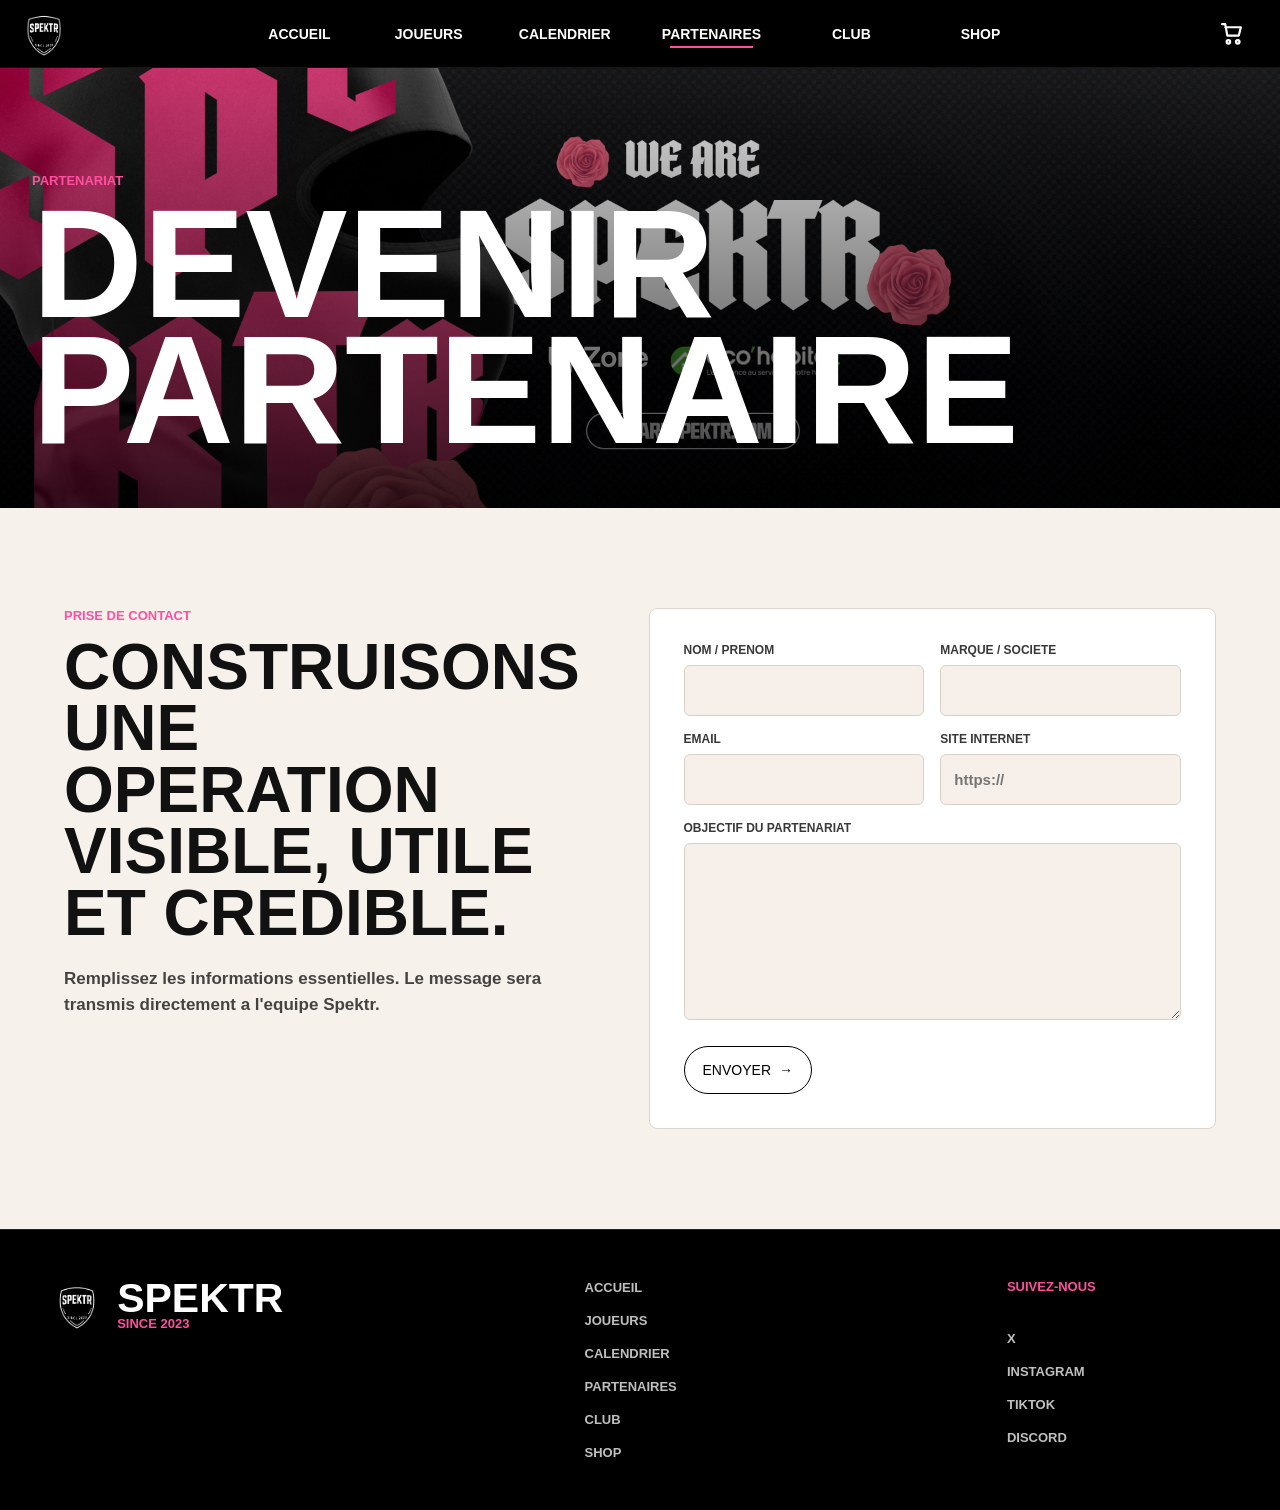
<file: devenir-partenaire.html>
<!doctype html>
<html lang="fr">
  <head>
    <meta charset="utf-8">
    <meta name="viewport" content="width=device-width, initial-scale=1">
    <title>Devenir partenaire - Spektr</title>
    <meta name="description" content="Contact partenariat Spektr.">
    <link rel="icon" type="image/png" sizes="32x32" href="assets/favicon-32.png?v=2">
    <link rel="icon" type="image/png" sizes="512x512" href="assets/favicon-512.png?v=2">
    <link rel="apple-touch-icon" sizes="180x180" href="assets/apple-touch-icon.png?v=2">
    <link rel="stylesheet" href="styles.css">
  </head>
  <body>
    <header class="site-header">
      <button class="icon-button menu-toggle" type="button" aria-label="Ouvrir le menu" aria-expanded="false"><svg viewBox="0 0 24 24" aria-hidden="true"><path d="M4 7h16M4 12h16M4 17h16"/></svg></button>
      <a class="brand" href="index.html" aria-label="Accueil Spektr"><img src="assets/spektr-crest.png" alt="Spektr"></a>
      <nav class="main-nav" aria-label="Navigation principale">
        <a href="index.html">Accueil</a><a href="joueurs.html">Joueurs</a><a href="calendrier.html">Calendrier</a><a class="active" href="partenaires.html">Partenaires</a><a href="qui-sommes-nous.html">Club</a><a href="shop.html">Shop</a>
      </nav>
      <a class="icon-button cart-button" href="shop.html" aria-label="Panier"><svg viewBox="0 0 24 24" aria-hidden="true"><path d="M6 6h15l-2 8H8L6 3H3"/><circle cx="9" cy="20" r="1.7"/><circle cx="18" cy="20" r="1.7"/></svg></a>
    </header>
    <div class="mobile-panel" hidden><a href="index.html">Accueil</a><a href="joueurs.html">Joueurs</a><a href="calendrier.html">Calendrier</a><a href="partenaires.html">Partenaires</a><a href="qui-sommes-nous.html">Club</a><a href="shop.html">Shop</a></div>

    <main>
      <section class="page-hero page-hero-short">
        <img src="assets/outro-twitch.png" alt="Banniere partenaires Spektr">
        <div><p class="eyebrow">Partenariat</p><h1>Devenir partenaire</h1></div>
      </section>

      <section class="partner-contact-page">
        <div class="partner-contact-copy">
          <p class="eyebrow">Prise de contact</p>
          <h2>Construisons une operation visible, utile et credible.</h2>
          <p>Remplissez les informations essentielles. Le message sera transmis directement a l'equipe Spektr.</p>
        </div>

        <form class="partner-form" action="https://formsubmit.co/joseph.lucchini@gmail.com" method="POST">
          <input type="hidden" name="_subject" value="Demande de partenariat Spektr">
          <input type="hidden" name="_captcha" value="false">
          <input type="hidden" name="_template" value="box">
          <label>
            <span>Nom / Prenom</span>
            <input type="text" name="Nom" autocomplete="name" required>
          </label>
          <label>
            <span>Marque / Societe</span>
            <input type="text" name="Marque" autocomplete="organization" required>
          </label>
          <label>
            <span>Email</span>
            <input type="email" name="Email" autocomplete="email" required>
          </label>
          <label>
            <span>Site internet</span>
            <input type="url" name="Site" autocomplete="url" placeholder="https://">
          </label>
          <label class="full">
            <span>Objectif du partenariat</span>
            <textarea name="Message" rows="7" required></textarea>
          </label>
          <button class="partner-submit" type="submit">Envoyer <span aria-hidden="true">&rarr;</span></button>
        </form>
      </section>
    </main>

    <footer class="site-footer">
      <div class="footer-brand"><img src="assets/spektr-crest.png" alt=""><div><strong>Spektr</strong><span>Since 2023</span></div></div>
      <nav class="footer-links" aria-label="Liens de pied de page"><a href="index.html">Accueil</a><a href="joueurs.html">Joueurs</a><a href="calendrier.html">Calendrier</a><a href="partenaires.html">Partenaires</a><a href="qui-sommes-nous.html">Club</a><a href="shop.html">Shop</a></nav>
      <nav class="footer-socials" aria-label="Reseaux sociaux Spektr"><span>Suivez-nous</span><a href="https://x.com/SPEKTR_ORG" target="_blank" rel="noopener">X</a><a href="https://www.instagram.com/spektr_org_/" target="_blank" rel="noopener">Instagram</a><a href="https://www.tiktok.com/@spektr_org" target="_blank" rel="noopener">TikTok</a><a href="https://discord.gg/amV8csFFUj" target="_blank" rel="noopener">Discord</a></nav>
    </footer>
    <script src="script.js"></script>
  </body>
</html>
</file>
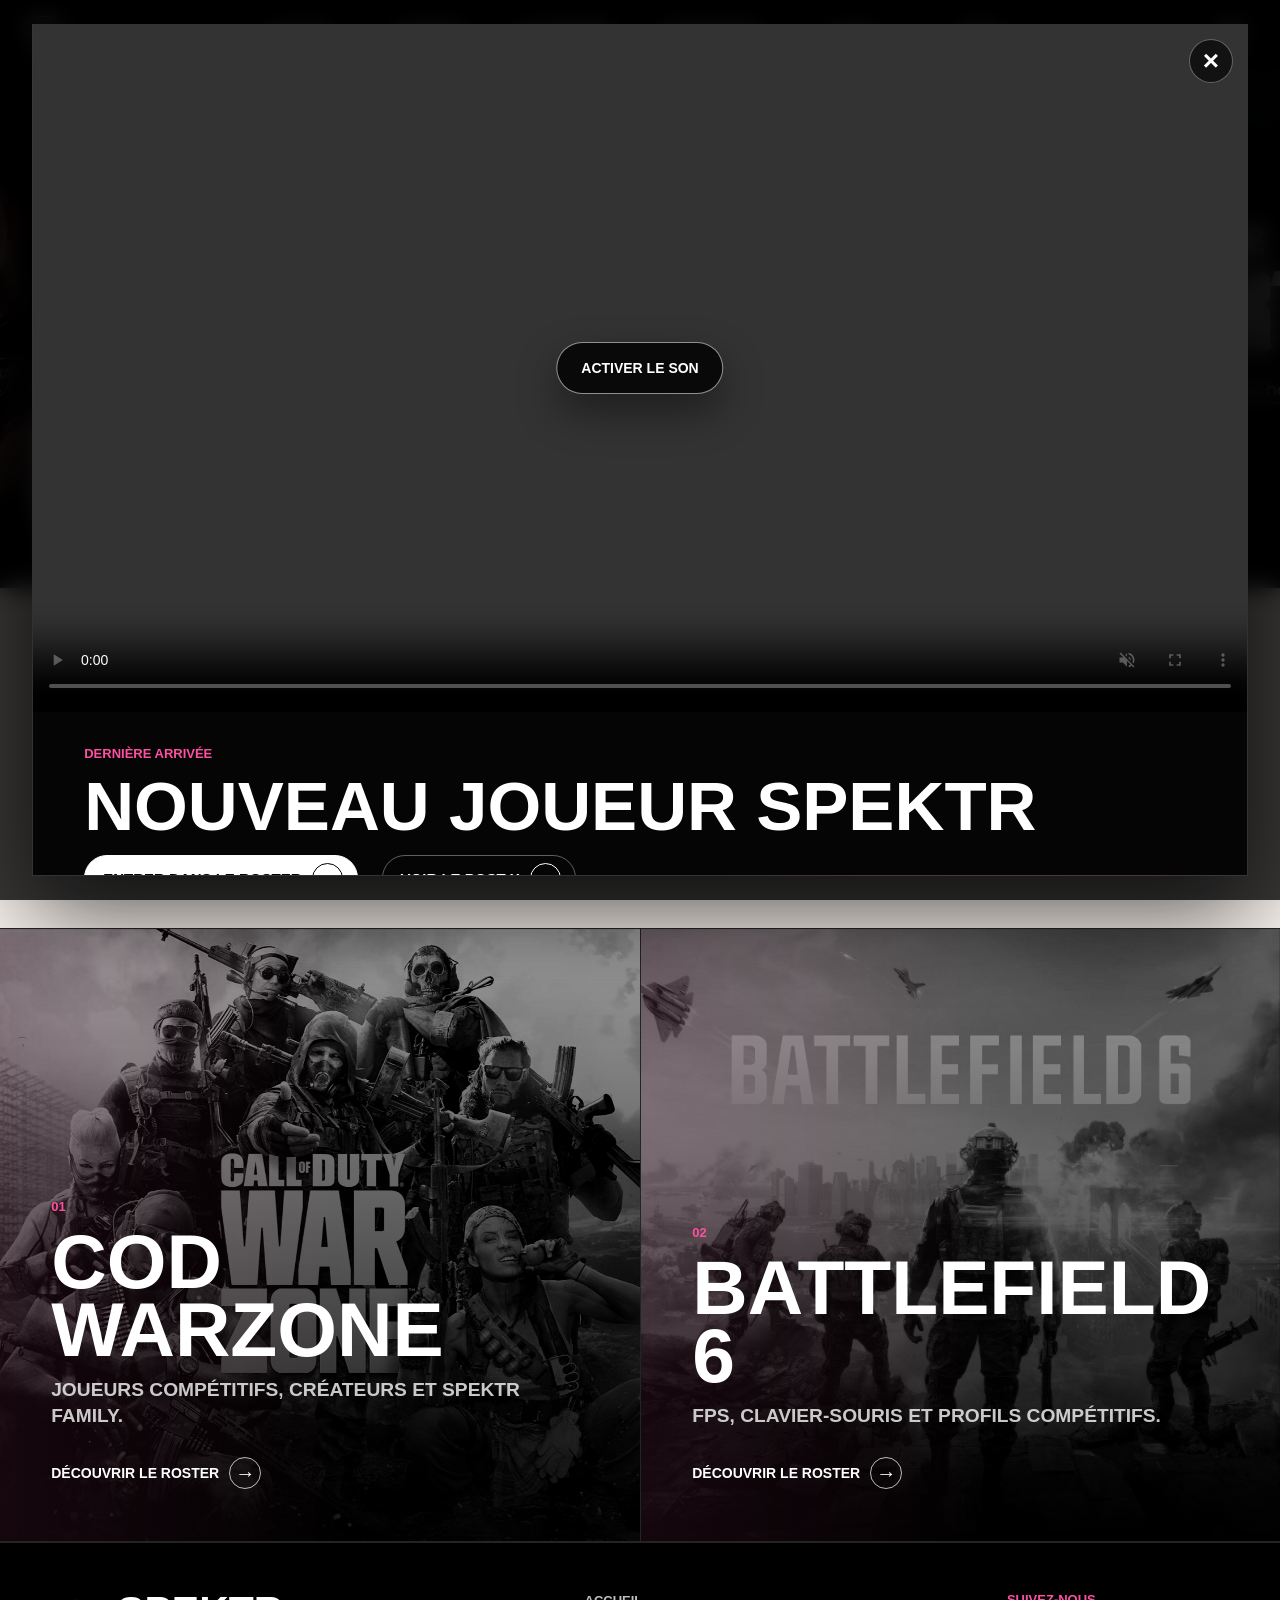
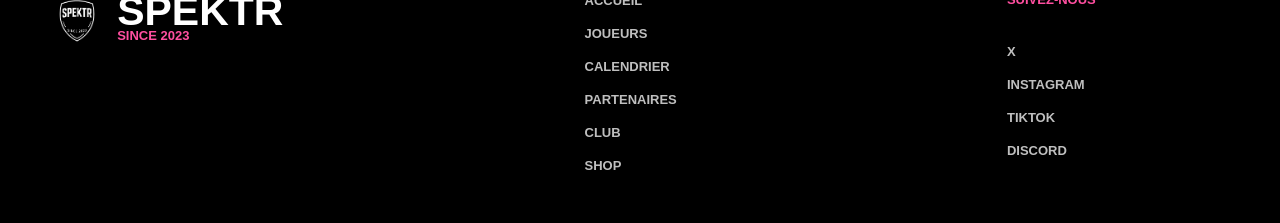
<file: joueurs.html>
﻿<!doctype html>
<html lang="fr">
  <head>
    <meta charset="utf-8">
    <meta name="viewport" content="width=device-width, initial-scale=1">
    <title>Joueurs - Spektr</title>
    <meta name="description" content="Choisir un roster Spektr: COD Warzone ou Battlefield 6.">
    <meta name="referrer" content="no-referrer">
    <link rel="icon" type="image/png" sizes="32x32" href="assets/favicon-32.png?v=2">
    <link rel="icon" type="image/png" sizes="512x512" href="assets/favicon-512.png?v=2">
    <link rel="apple-touch-icon" sizes="180x180" href="assets/apple-touch-icon.png?v=2">
    <link rel="stylesheet" href="styles.css">
  </head>
  <body>
    <header class="site-header">
      <button class="icon-button menu-toggle" type="button" aria-label="Ouvrir le menu" aria-expanded="false">
        <svg viewBox="0 0 24 24" aria-hidden="true"><path d="M4 7h16M4 12h16M4 17h16"/></svg>
      </button>
      <a class="brand" href="index.html" aria-label="Accueil Spektr"><img src="assets/spektr-crest.png" alt="Spektr"></a>
      <nav class="main-nav" aria-label="Navigation principale">
        <a href="index.html">Accueil</a><a class="active" href="joueurs.html">Joueurs</a><a href="calendrier.html">Calendrier</a><a href="partenaires.html">Partenaires</a><a href="qui-sommes-nous.html">Club</a><a href="shop.html">Shop</a>
      </nav>
      <a class="icon-button cart-button" href="shop.html" aria-label="Panier">
        <svg viewBox="0 0 24 24" aria-hidden="true"><path d="M6 6h15l-2 8H8L6 3H3"/><circle cx="9" cy="20" r="1.7"/><circle cx="18" cy="20" r="1.7"/></svg>
      </a>
    </header>
    <div class="mobile-panel" hidden><a href="index.html">Accueil</a><a href="joueurs.html">Joueurs</a><a href="calendrier.html">Calendrier</a><a href="partenaires.html">Partenaires</a><a href="qui-sommes-nous.html">Club</a><a href="shop.html">Shop</a></div>

    <main>
      <section class="page-hero players-hero team-hub-hero">
        <img src="assets/banner-mix.png" alt="Bannière Spektr avec joueurs">
        <div data-text-reveal>
          <p class="eyebrow">Rosters officiels</p>
          <h1>Équipes</h1>
        </div>
      </section>

      <section class="players-intro team-hub-intro" data-text-reveal>
        <p class="eyebrow">Spektr rosters</p>
        <h2>Choisis l’univers avant d'entrer dans le roster.</h2>
      </section>

      <section class="team-roster-grid" aria-label="Choix des rosters Spektr">
        <a class="team-roster-card team-roster-warzone" href="warzone.html">
          <img src="assets/team-warzone.jpg" alt="Roster COD Warzone Spektr">
          <div data-text-reveal>
            <p class="eyebrow">01</p>
            <h2>COD Warzone</h2>
            <span>Joueurs compétitifs, créateurs et Spektr Family.</span>
            <em>Découvrir le roster <b aria-hidden="true">&rarr;</b></em>
          </div>
        </a>
        <a class="team-roster-card team-roster-bf6" href="battlefield-6.html">
          <img src="assets/team-battlefield-6.jpg" alt="Roster Battlefield 6 Spektr">
          <div data-text-reveal>
            <p class="eyebrow">02</p>
            <h2>Battlefield 6</h2>
            <span>FPS, clavier-souris et profils compétitifs.</span>
            <em>Découvrir le roster <b aria-hidden="true">&rarr;</b></em>
          </div>
        </a>
      </section>

      <aside class="player-announcement-modal" data-player-announcement-modal data-video-src="https://video.twimg.com/amplify_video/2089304599106584576/vid/avc1/1920x1080/1QIEwp58YKDg1lqm.mp4?tag=29" data-video-src-list="https://video.twimg.com/amplify_video/2089304599106584576/vid/avc1/1920x1080/1QIEwp58YKDg1lqm.mp4?tag=29|https://video.twimg.com/amplify_video/2084281123853455360/vid/avc1/3840x2160/XEBC4I7-cZkvgGUd.mp4?tag=29" data-tweet-url="https://x.com/SPEKTR_ORG/status/2089304638742843810?s=20" data-tweet-url-list="https://x.com/SPEKTR_ORG/status/2089304638742843810?s=20|https://x.com/SPEKTR_ORG/status/2084281223912800426?s=20" hidden aria-modal="true" role="dialog" aria-labelledby="announcement-title">
        <div class="player-announcement-shell">
          <button class="player-announcement-close" type="button" data-announcement-close aria-label="Fermer l'annonce">&times;</button>
          <div class="player-announcement-media">
            <video data-announcement-video autoplay muted playsinline controls preload="auto" referrerpolicy="no-referrer" src="https://video.twimg.com/amplify_video/2089304599106584576/vid/avc1/1920x1080/1QIEwp58YKDg1lqm.mp4?tag=29"></video>
            <button class="announcement-sound-toggle" type="button" data-announcement-sound hidden>Activer le son</button>
          </div>
          <div class="player-announcement-copy">
            <p class="eyebrow">Dernière arrivée</p>
            <h2 id="announcement-title">Nouveau joueur Spektr</h2>
            <div class="announcement-actions">
              <button class="text-link" type="button" data-announcement-close>Entrer dans le roster <span aria-hidden="true">&rarr;</span></button>
              <a class="text-link announcement-x-button" href="https://x.com/SPEKTR_ORG/status/2089304638742843810?s=20" target="_blank" rel="noopener">Voir le post X <span aria-hidden="true">&rarr;</span></a>
            </div>
          </div>
        </div>
      </aside>
    </main>

    <footer class="site-footer">
      <div class="footer-brand"><img src="assets/spektr-crest.png" alt=""><div><strong>Spektr</strong><span>Since 2023</span></div></div>
      <nav class="footer-links" aria-label="Liens de pied de page"><a href="index.html">Accueil</a><a href="joueurs.html">Joueurs</a><a href="calendrier.html">Calendrier</a><a href="partenaires.html">Partenaires</a><a href="qui-sommes-nous.html">Club</a><a href="shop.html">Shop</a></nav>
      <nav class="footer-socials" aria-label="Réseaux sociaux Spektr"><span>Suivez-nous</span><a href="https://x.com/SPEKTR_ORG" target="_blank" rel="noopener">X</a><a href="https://www.instagram.com/spektr_org_/" target="_blank" rel="noopener">Instagram</a><a href="https://www.tiktok.com/@spektr_org" target="_blank" rel="noopener">TikTok</a><a href="https://discord.gg/amV8csFFUj" target="_blank" rel="noopener">Discord</a></nav>
    </footer>
    <script src="script.js"></script>
  </body>
</html>
</file>
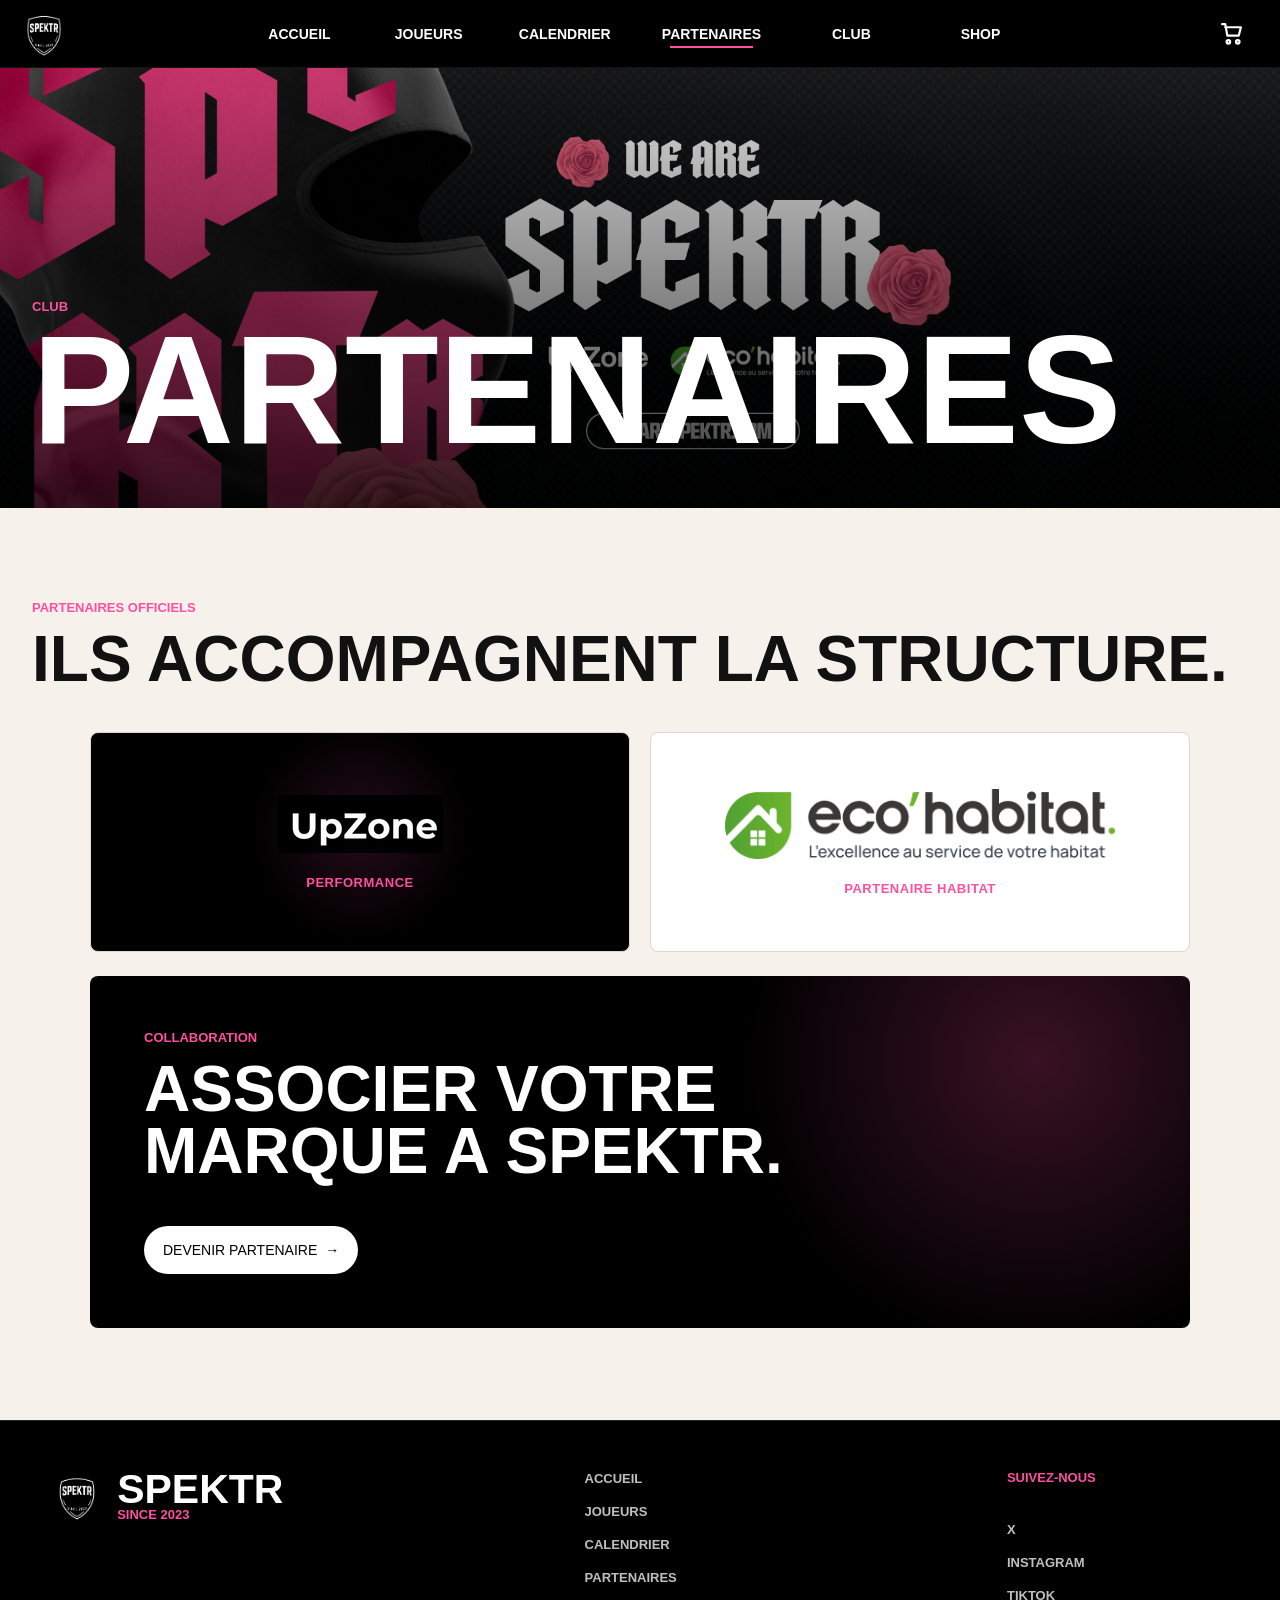
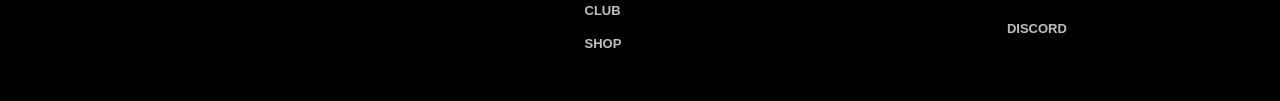
<file: partenaires.html>
<!doctype html>
<html lang="fr">
  <head>
    <meta charset="utf-8">
    <meta name="viewport" content="width=device-width, initial-scale=1">
    <title>Partenaires - Spektr</title>
    <meta name="description" content="Partenaires officiels Spektr.">
    <link rel="icon" type="image/png" sizes="32x32" href="assets/favicon-32.png?v=2">
    <link rel="icon" type="image/png" sizes="512x512" href="assets/favicon-512.png?v=2">
    <link rel="apple-touch-icon" sizes="180x180" href="assets/apple-touch-icon.png?v=2">
    <link rel="stylesheet" href="styles.css">
  </head>
  <body>
    <header class="site-header">
      <button class="icon-button menu-toggle" type="button" aria-label="Ouvrir le menu" aria-expanded="false"><svg viewBox="0 0 24 24" aria-hidden="true"><path d="M4 7h16M4 12h16M4 17h16"/></svg></button>
      <a class="brand" href="index.html" aria-label="Accueil Spektr"><img src="assets/spektr-crest.png" alt="Spektr"></a>
      <nav class="main-nav" aria-label="Navigation principale">
        <a href="index.html">Accueil</a><a href="joueurs.html">Joueurs</a><a href="calendrier.html">Calendrier</a><a class="active" href="partenaires.html">Partenaires</a><a href="qui-sommes-nous.html">Club</a><a href="shop.html">Shop</a>
      </nav>
      <a class="icon-button cart-button" href="shop.html" aria-label="Panier"><svg viewBox="0 0 24 24" aria-hidden="true"><path d="M6 6h15l-2 8H8L6 3H3"/><circle cx="9" cy="20" r="1.7"/><circle cx="18" cy="20" r="1.7"/></svg></a>
    </header>
    <div class="mobile-panel" hidden><a href="index.html">Accueil</a><a href="joueurs.html">Joueurs</a><a href="calendrier.html">Calendrier</a><a href="partenaires.html">Partenaires</a><a href="qui-sommes-nous.html">Club</a><a href="shop.html">Shop</a></div>

    <main>
      <section class="page-hero page-hero-short">
        <img src="assets/outro-twitch.png" alt="Banniere partenaires Spektr">
        <div><p class="eyebrow">Club</p><h1>Partenaires</h1></div>
      </section>
      <section class="partners-page">
        <div class="section-title"><p class="eyebrow">Partenaires officiels</p><h2>Ils accompagnent la structure.</h2></div>
        <div class="partners-grid">
          <a class="partner-card partner-card-dark" href="https://upzone.gg/" target="_blank" rel="noreferrer" aria-label="Visiter UpZone">
            <img src="assets/sponsor-upzone.png" alt="UpZone">
            <span>Performance</span>
          </a>
          <a class="partner-card partner-card-light" href="https://www.ecohabitat76.fr/" target="_blank" rel="noreferrer" aria-label="Visiter eco habitat">
            <img src="assets/sponsor-ecohabitat.png" alt="eco'habitat">
            <span>Partenaire habitat</span>
          </a>
        </div>
        <div class="partners-join">
          <p class="eyebrow">Collaboration</p>
          <h2>Associer votre marque a Spektr.</h2>
          <a class="partner-join-button" href="devenir-partenaire.html">Devenir partenaire <span aria-hidden="true">&rarr;</span></a>
        </div>
      </section>
    </main>

    <footer class="site-footer">
      <div class="footer-brand"><img src="assets/spektr-crest.png" alt=""><div><strong>Spektr</strong><span>Since 2023</span></div></div>
      <nav class="footer-links" aria-label="Liens de pied de page"><a href="index.html">Accueil</a><a href="joueurs.html">Joueurs</a><a href="calendrier.html">Calendrier</a><a href="partenaires.html">Partenaires</a><a href="qui-sommes-nous.html">Club</a><a href="shop.html">Shop</a></nav>
      <nav class="footer-socials" aria-label="Reseaux sociaux Spektr"><span>Suivez-nous</span><a href="https://x.com/SPEKTR_ORG" target="_blank" rel="noopener">X</a><a href="https://www.instagram.com/spektr_org_/" target="_blank" rel="noopener">Instagram</a><a href="https://www.tiktok.com/@spektr_org" target="_blank" rel="noopener">TikTok</a><a href="https://discord.gg/amV8csFFUj" target="_blank" rel="noopener">Discord</a></nav>
    </footer>
    <script src="script.js"></script>
  </body>
</html>
</file>
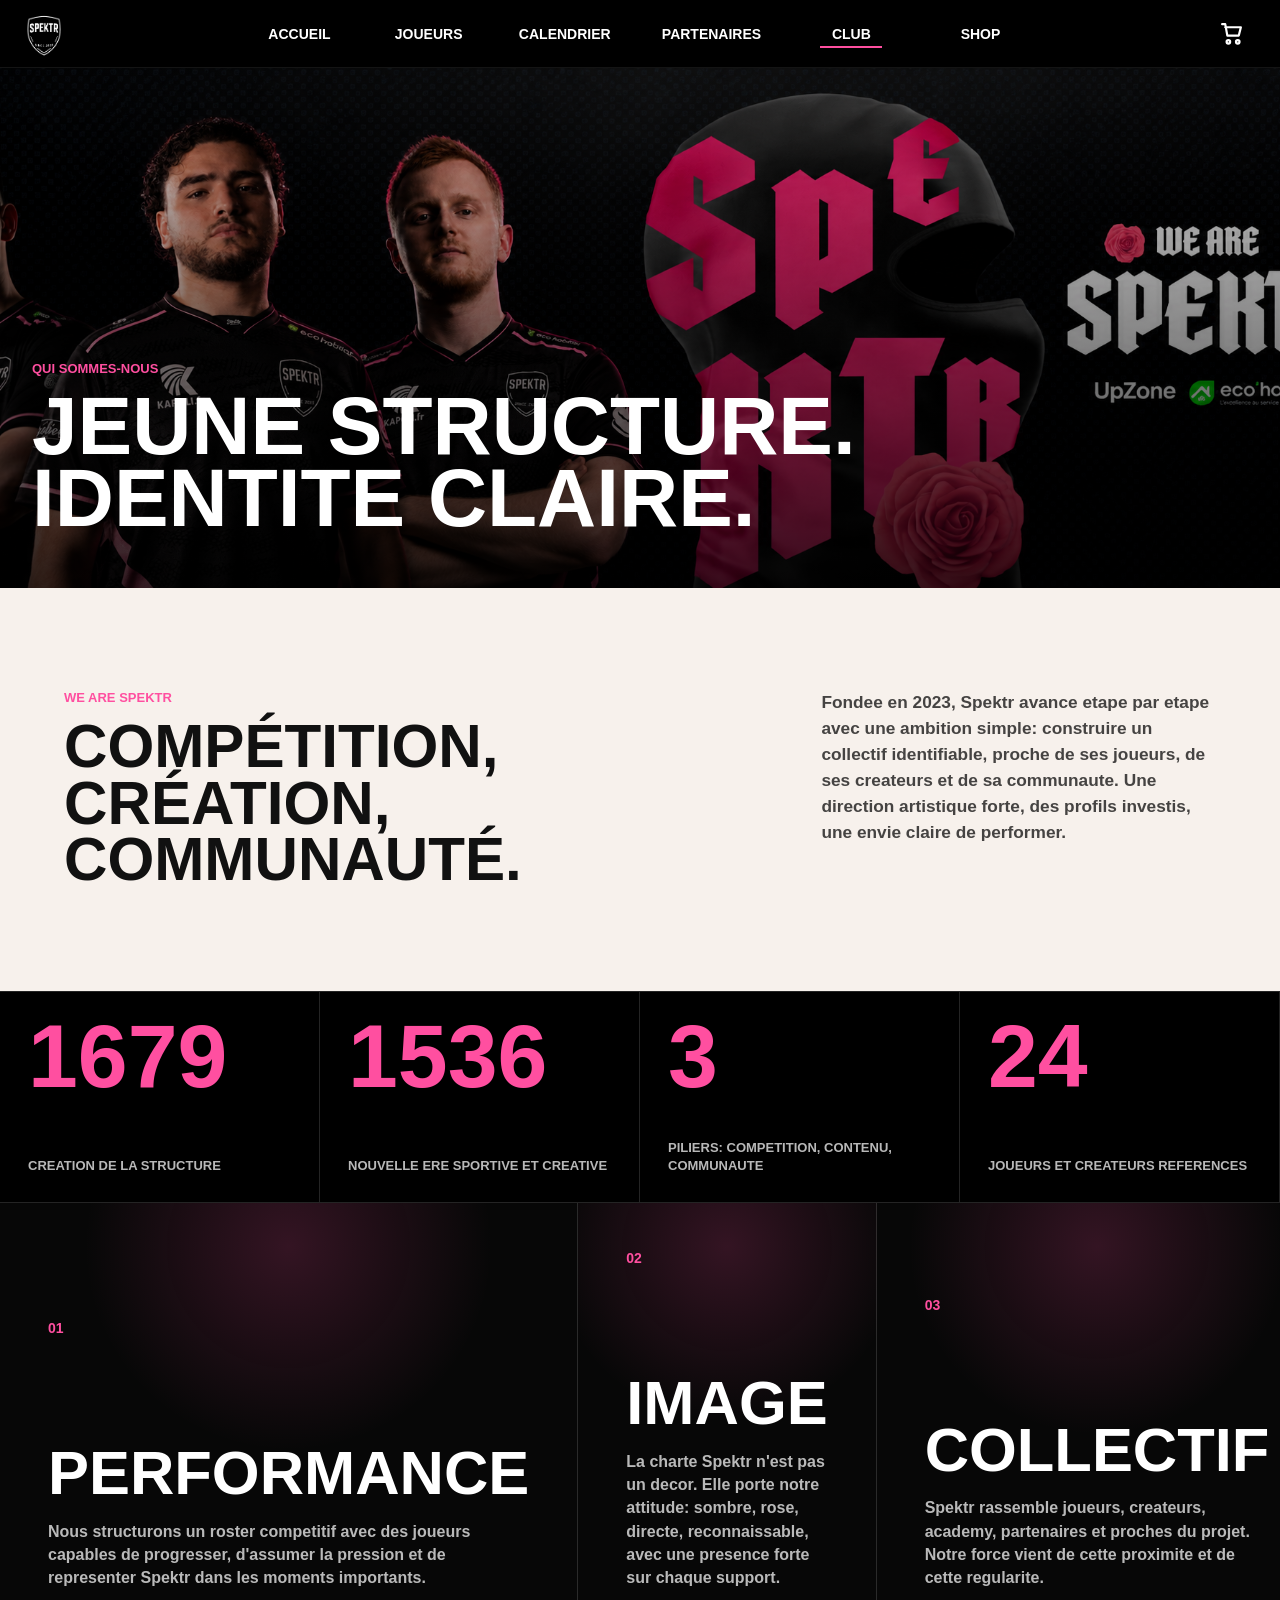
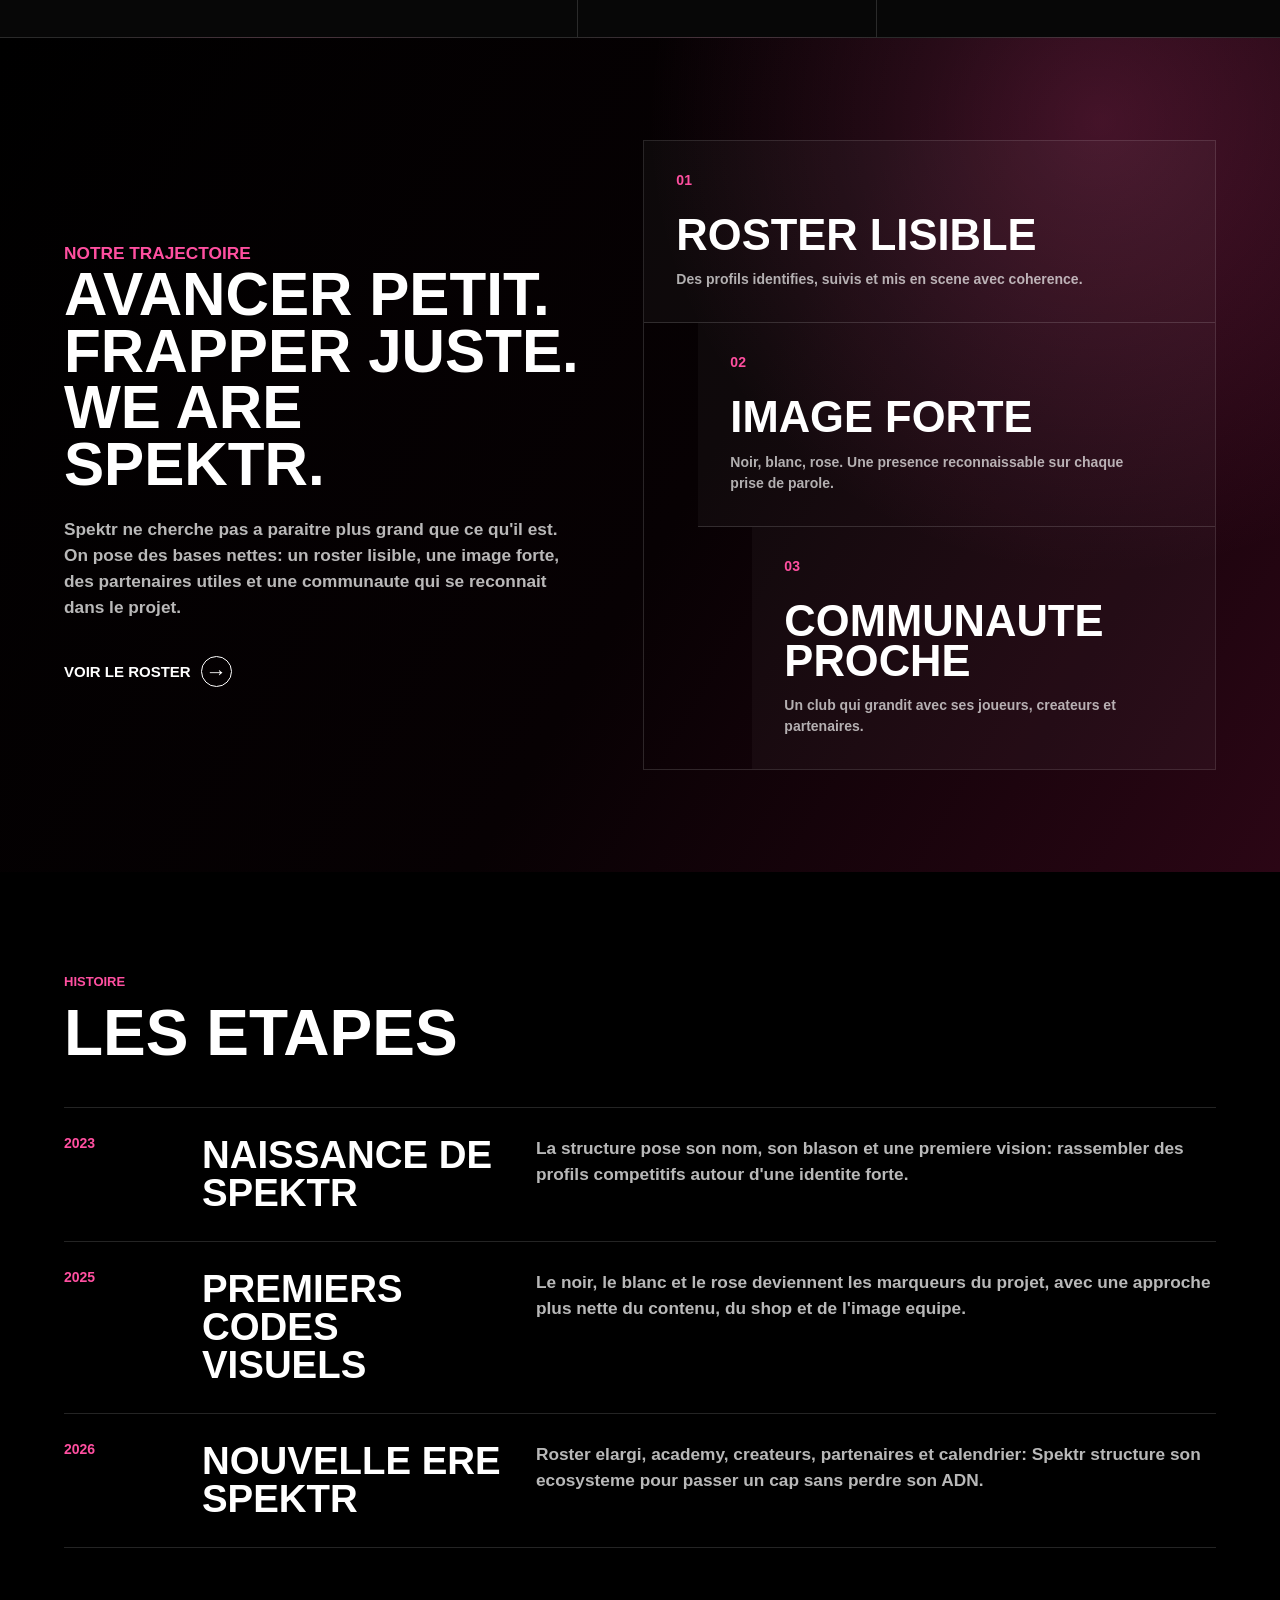
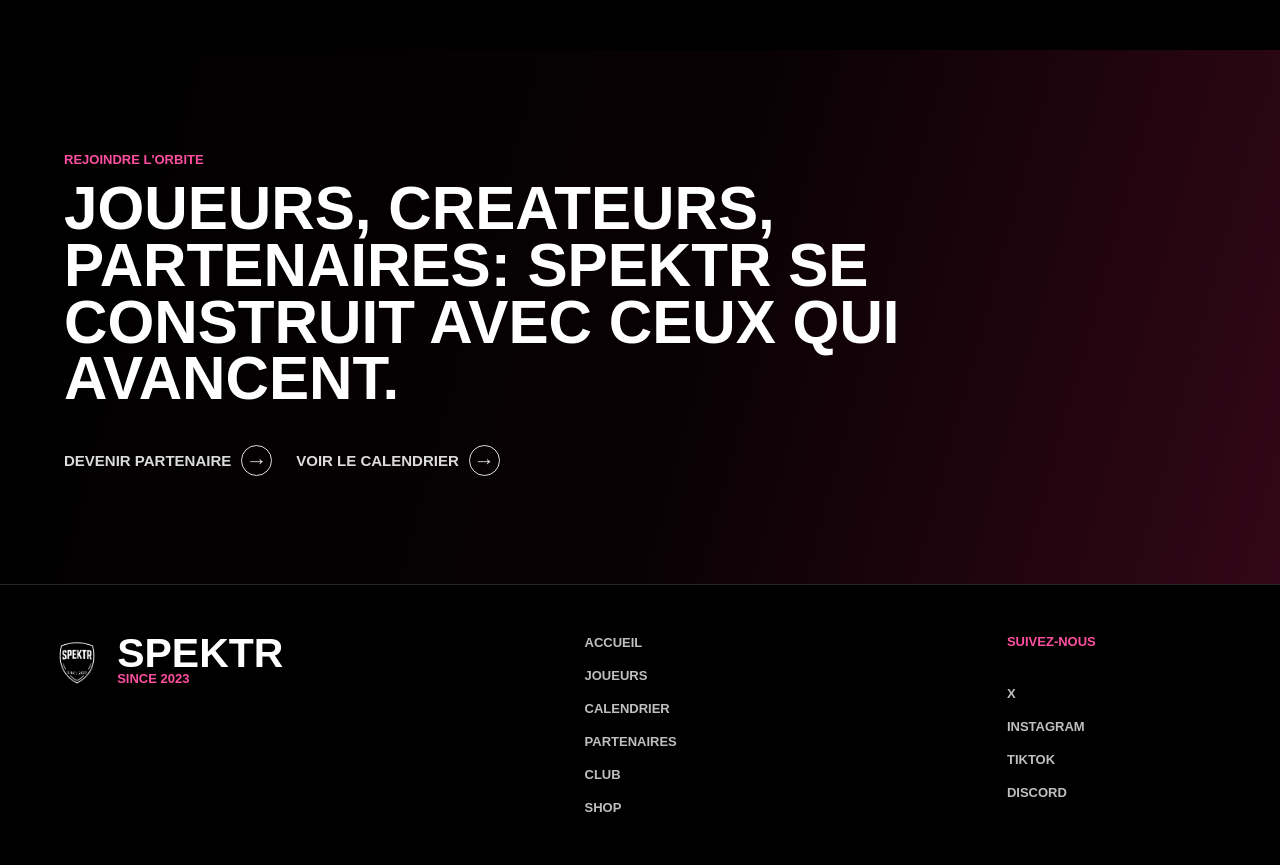
<file: qui-sommes-nous.html>
﻿<!DOCTYPE html>
<html lang="fr">
  <head>
    <meta charset="utf-8">
    <meta name="viewport" content="width=device-width, initial-scale=1">
    <title>Qui sommes-nous - Spektr</title>
    <meta name="description" content="Decouvrir Spektr, structure esport et creative fondee en 2023.">
    <link rel="icon" type="image/png" sizes="32x32" href="assets/favicon-32.png?v=2">
    <link rel="icon" type="image/png" sizes="512x512" href="assets/favicon-512.png?v=2">
    <link rel="apple-touch-icon" sizes="180x180" href="assets/apple-touch-icon.png?v=2">
    <link rel="stylesheet" href="styles.css">
  </head>
  <body>
    <header class="site-header">
      <button class="icon-button menu-toggle" type="button" aria-label="Ouvrir le menu" aria-expanded="false"><svg viewBox="0 0 24 24" aria-hidden="true"><path d="M4 7h16M4 12h16M4 17h16"/></svg></button>
      <a class="brand" href="index.html" aria-label="Accueil Spektr"><img src="assets/spektr-crest.png" alt="Spektr"></a>
      <nav class="main-nav" aria-label="Navigation principale">
        <a href="index.html">Accueil</a><a href="joueurs.html">Joueurs</a><a href="calendrier.html">Calendrier</a><a href="partenaires.html">Partenaires</a><a class="active" href="qui-sommes-nous.html">Club</a><a href="shop.html">Shop</a>
      </nav>
      <a class="icon-button cart-button" href="shop.html" aria-label="Panier"><svg viewBox="0 0 24 24" aria-hidden="true"><path d="M6 6h15l-2 8H8L6 3H3"/><circle cx="9" cy="20" r="1.7"/><circle cx="18" cy="20" r="1.7"/></svg></a>
    </header>
    <div class="mobile-panel" hidden><a href="index.html">Accueil</a><a href="joueurs.html">Joueurs</a><a href="calendrier.html">Calendrier</a><a href="partenaires.html">Partenaires</a><a href="qui-sommes-nous.html">Club</a><a href="shop.html">Shop</a></div>

    <main>
      <section class="page-hero about-hero">
        <img src="assets/banner-mix.png" alt="Banniere Spektr rose et noire">
        <div data-text-reveal>
          <p class="eyebrow">Qui sommes-nous</p>
          <h1>Jeune structure. Identite claire.</h1>
        </div>
      </section>

      <section class="about-manifest">
        <div data-text-reveal>
          <p class="eyebrow">We are Spektr</p>
          <h2>Compétition, création, communauté.</h2>
        </div>
        <p>
          Fondee en 2023, Spektr avance etape par etape avec une ambition simple: construire un collectif identifiable, proche de ses joueurs, de ses createurs et de sa communaute. Une direction artistique forte, des profils investis, une envie claire de performer.
        </p>
      </section>

      <section class="about-stats" aria-label="Chiffres Spektr">
        <article data-text-reveal><strong data-count-up="2023">0</strong><span>Creation de la structure</span></article>
        <article data-text-reveal><strong data-count-up="2026">0</strong><span>Nouvelle ere sportive et creative</span></article>
        <article data-text-reveal><strong data-count-up="3">0</strong><span>Piliers: competition, contenu, communaute</span></article>
        <article data-text-reveal><strong data-count-up="0" data-count-source="players">0</strong><span>Joueurs et createurs references</span></article>
      </section>

      <section class="about-pillars">
        <article data-text-reveal>
          <span>01</span>
          <h2>Performance</h2>
          <p>Nous structurons un roster competitif avec des joueurs capables de progresser, d'assumer la pression et de representer Spektr dans les moments importants.</p>
        </article>
        <article data-text-reveal>
          <span>02</span>
          <h2>Image</h2>
          <p>La charte Spektr n'est pas un decor. Elle porte notre attitude: sombre, rose, directe, reconnaissable, avec une presence forte sur chaque support.</p>
        </article>
        <article data-text-reveal>
          <span>03</span>
          <h2>Collectif</h2>
          <p>Spektr rassemble joueurs, createurs, academy, partenaires et proches du projet. Notre force vient de cette proximite et de cette regularite.</p>
        </article>
      </section>

      <section class="about-split about-identity">
        <div class="about-identity-copy" data-text-reveal>
          <p class="eyebrow">Notre trajectoire</p>
          <h2>Avancer petit. Frapper juste. We are Spektr.</h2>
          <p>Spektr ne cherche pas a paraitre plus grand que ce qu'il est. On pose des bases nettes: un roster lisible, une image forte, des partenaires utiles et une communaute qui se reconnait dans le projet.</p>
          <a class="text-link" href="joueurs.html">Voir le roster <span aria-hidden="true">&rarr;</span></a>
        </div>
        <div class="about-identity-grid" aria-label="Piliers de trajectoire" data-text-reveal>
          <article>
            <span>01</span>
            <strong>Roster lisible</strong>
            <p>Des profils identifies, suivis et mis en scene avec coherence.</p>
          </article>
          <article>
            <span>02</span>
            <strong>Image forte</strong>
            <p>Noir, blanc, rose. Une presence reconnaissable sur chaque prise de parole.</p>
          </article>
          <article>
            <span>03</span>
            <strong>Communaute proche</strong>
            <p>Un club qui grandit avec ses joueurs, createurs et partenaires.</p>
          </article>
        </div>
      </section>

      <section class="about-timeline">
        <div class="section-title" data-text-reveal>
          <p class="eyebrow">Histoire</p>
          <h2>Les etapes</h2>
        </div>
        <div class="timeline-list">
          <article data-text-reveal>
            <span>2023</span>
            <h3>Naissance de Spektr</h3>
            <p>La structure pose son nom, son blason et une premiere vision: rassembler des profils competitifs autour d'une identite forte.</p>
          </article>
          <article data-text-reveal>
            <span>2025</span>
            <h3>Premiers codes visuels</h3>
            <p>Le noir, le blanc et le rose deviennent les marqueurs du projet, avec une approche plus nette du contenu, du shop et de l'image equipe.</p>
          </article>
          <article data-text-reveal>
            <span>2026</span>
            <h3>Nouvelle ere Spektr</h3>
            <p>Roster elargi, academy, createurs, partenaires et calendrier: Spektr structure son ecosysteme pour passer un cap sans perdre son ADN.</p>
          </article>
        </div>
      </section>

      <section class="about-cta" data-text-reveal>
        <p class="eyebrow">Rejoindre l'orbite</p>
        <h2>Joueurs, createurs, partenaires: Spektr se construit avec ceux qui avancent.</h2>
        <div>
          <a class="text-link" href="partenaires.html">Devenir partenaire <span aria-hidden="true">&rarr;</span></a>
          <a class="text-link" href="calendrier.html">Voir le calendrier <span aria-hidden="true">&rarr;</span></a>
        </div>
      </section>
    </main>

    <footer class="site-footer">
      <div class="footer-brand"><img src="assets/spektr-crest.png" alt=""><div><strong>Spektr</strong><span>Since 2023</span></div></div>
      <nav class="footer-links" aria-label="Liens de pied de page"><a href="index.html">Accueil</a><a href="joueurs.html">Joueurs</a><a href="calendrier.html">Calendrier</a><a href="partenaires.html">Partenaires</a><a href="qui-sommes-nous.html">Club</a><a href="shop.html">Shop</a></nav>
      <nav class="footer-socials" aria-label="Reseaux sociaux Spektr"><span>Suivez-nous</span><a href="https://x.com/SPEKTR_ORG" target="_blank" rel="noopener">X</a><a href="https://www.instagram.com/spektr_org_/" target="_blank" rel="noopener">Instagram</a><a href="https://www.tiktok.com/@spektr_org" target="_blank" rel="noopener">TikTok</a><a href="https://discord.gg/amV8csFFUj" target="_blank" rel="noopener">Discord</a></nav>
    </footer>
    <script src="script.js"></script>
  </body>
</html>
</file>
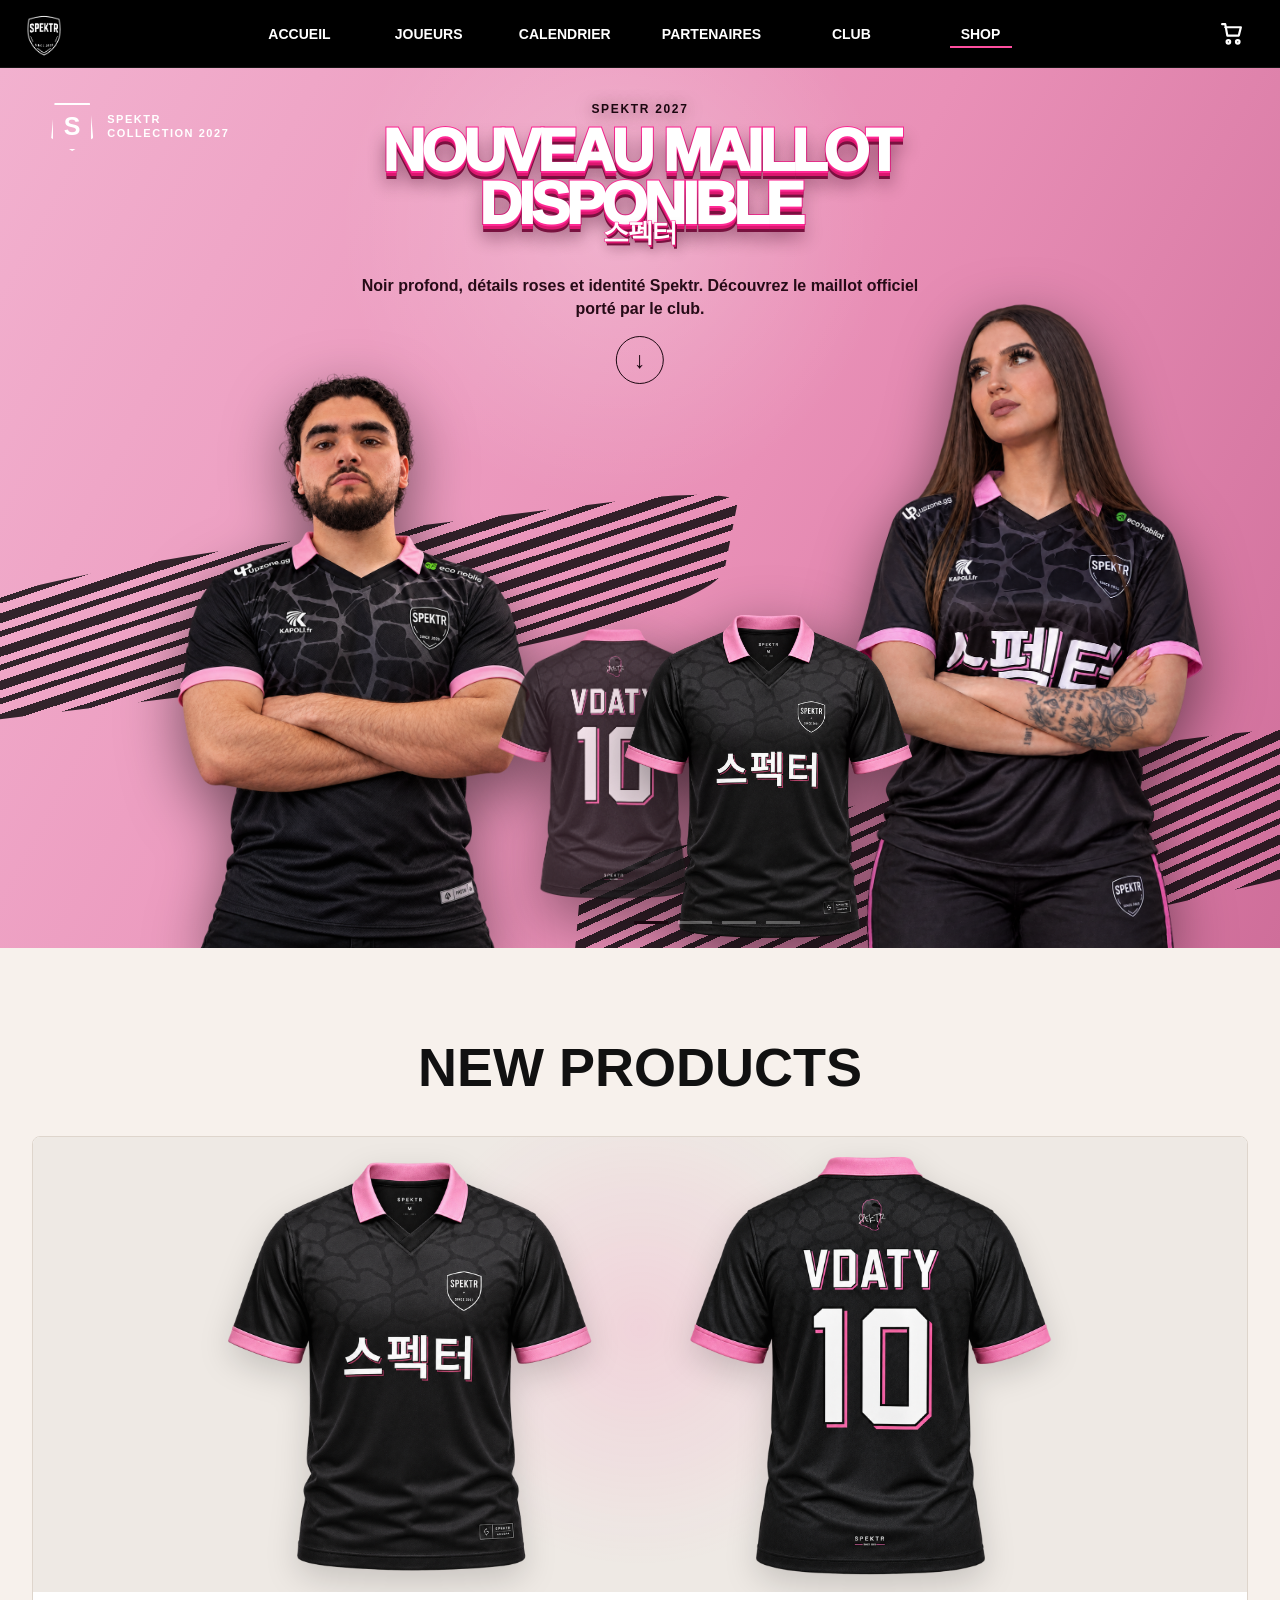
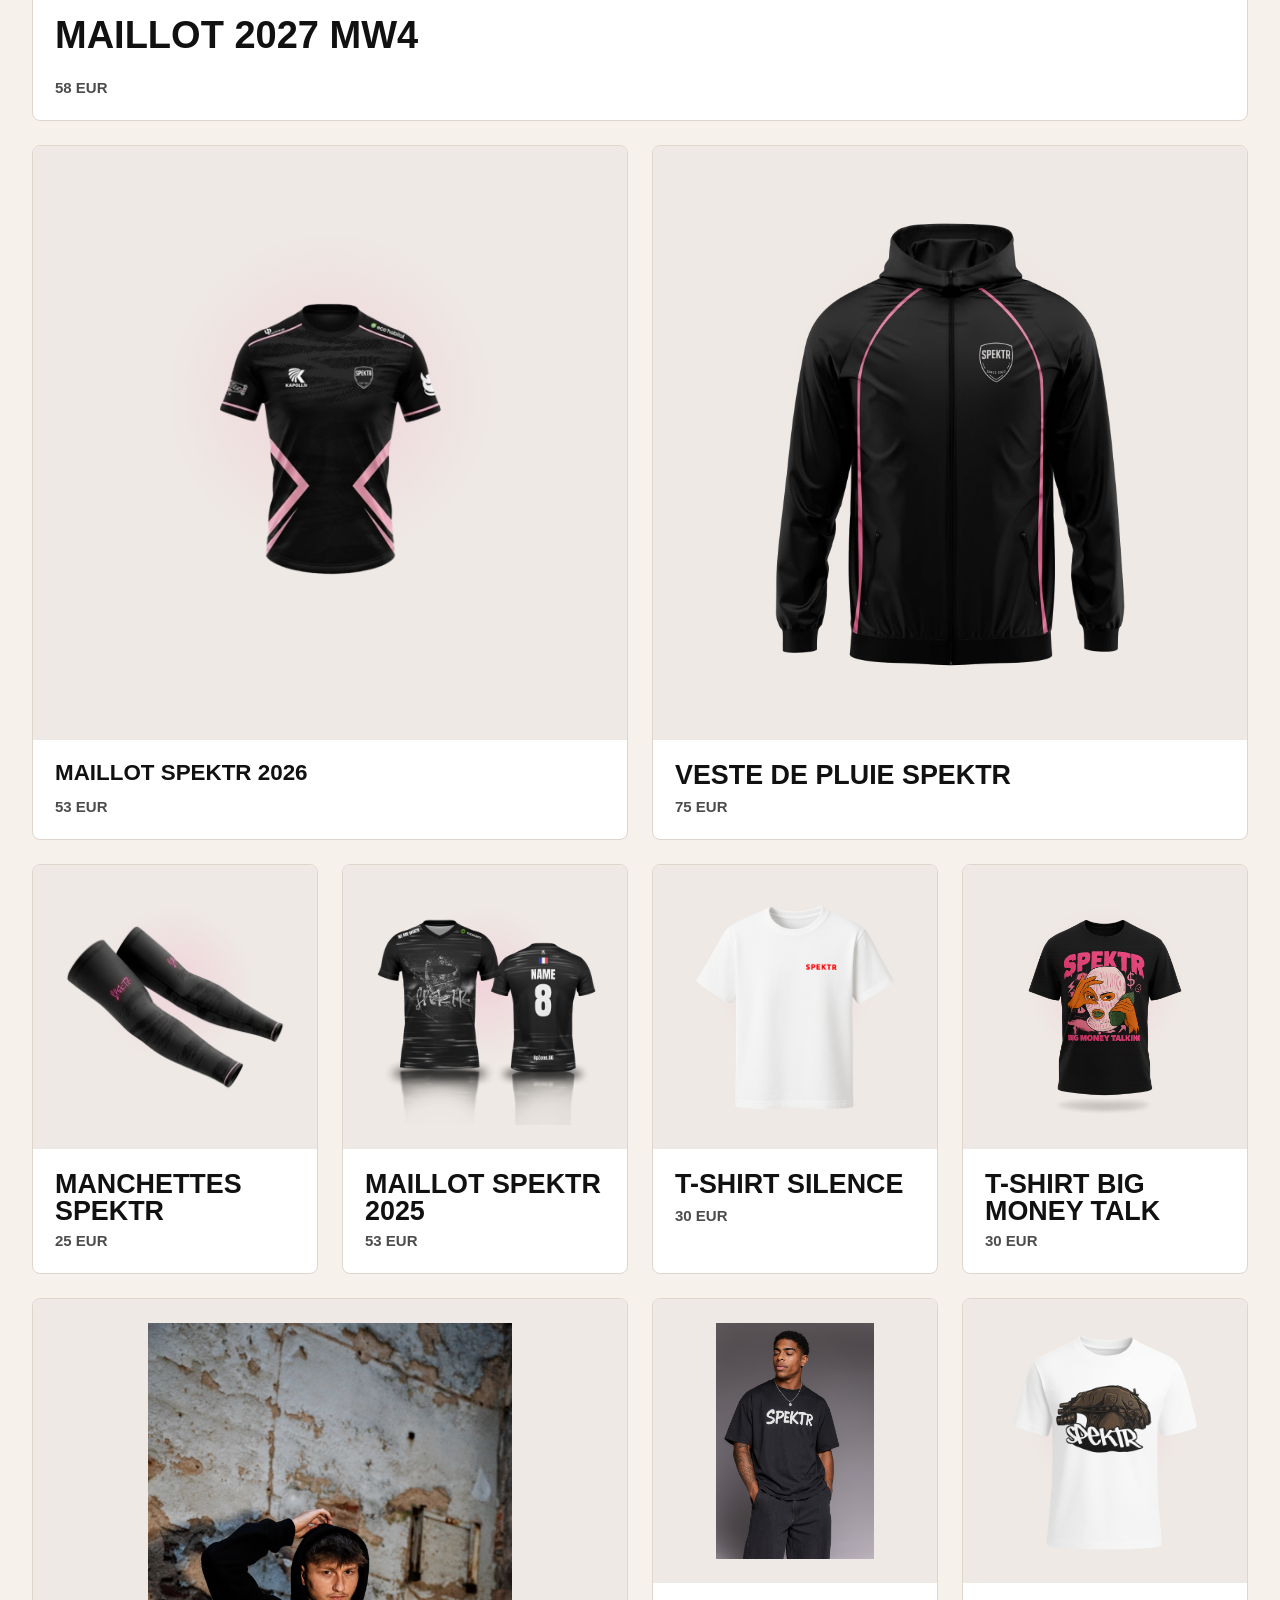
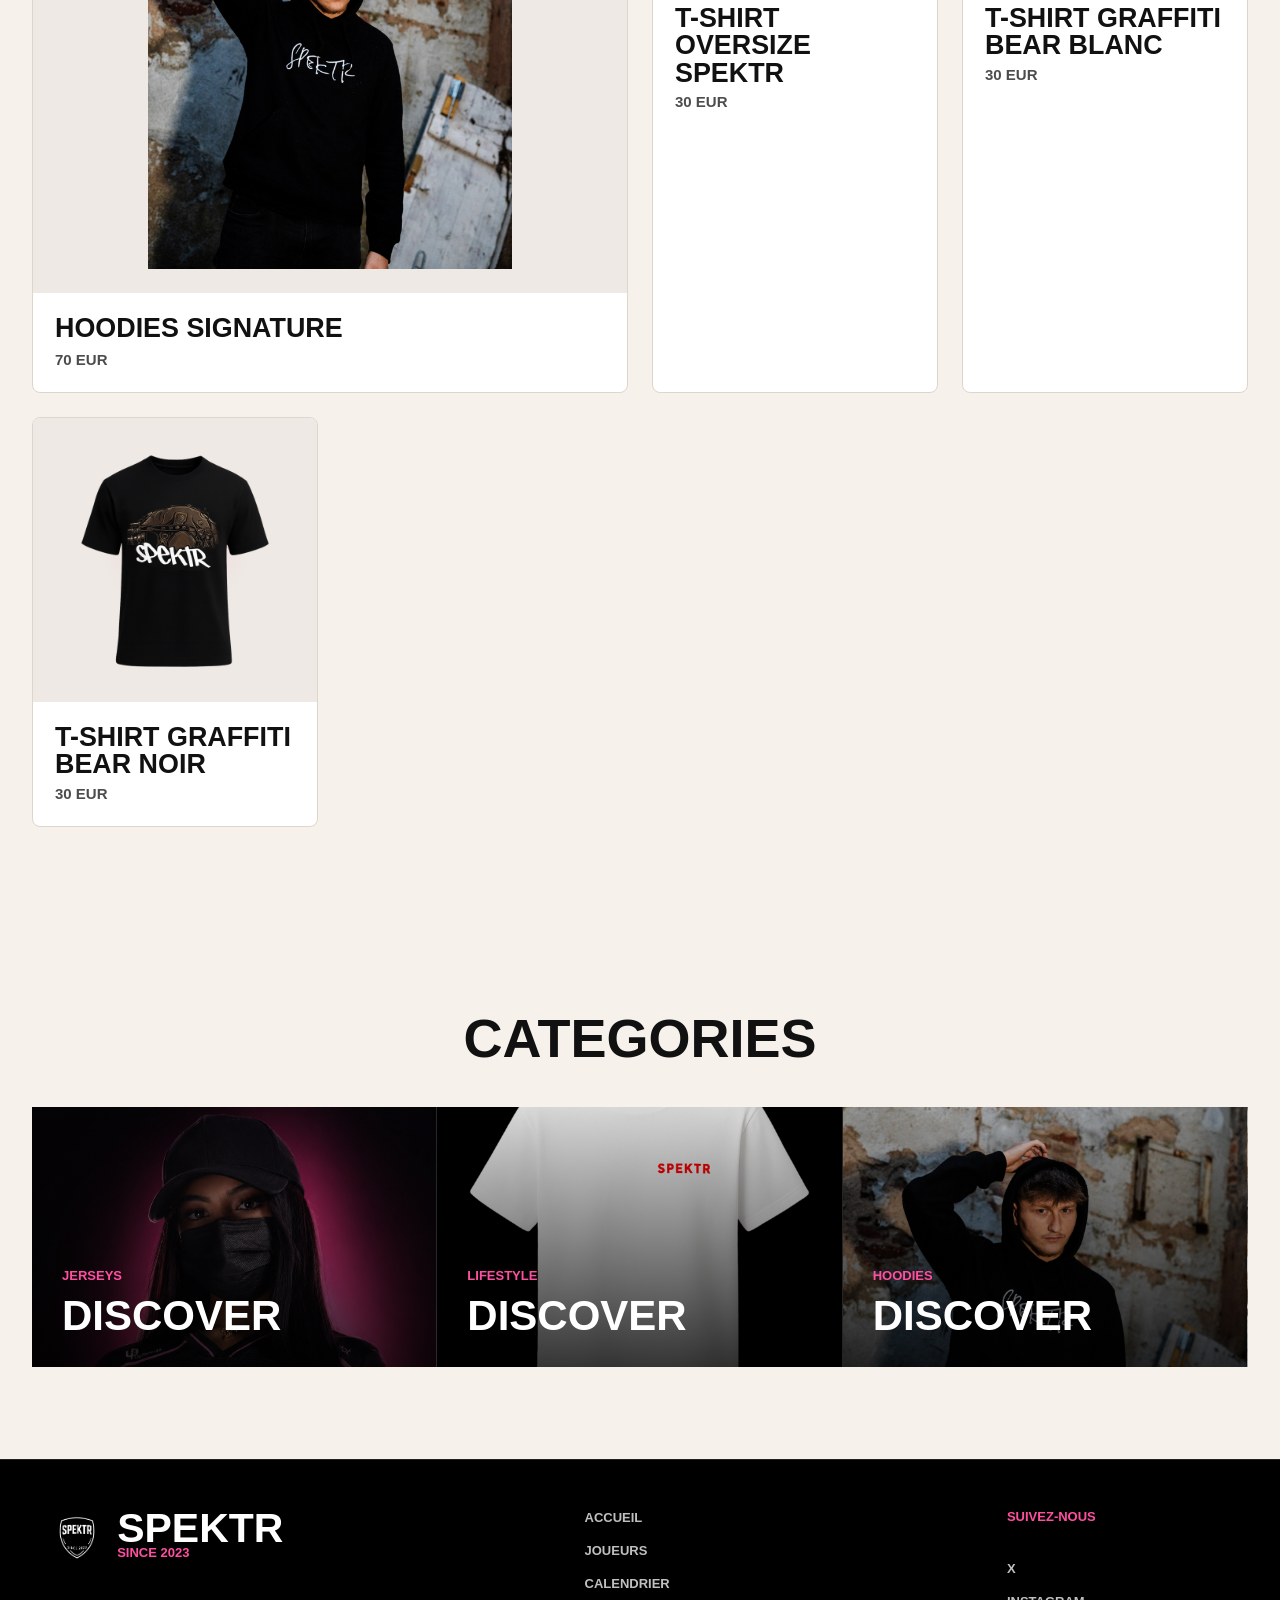
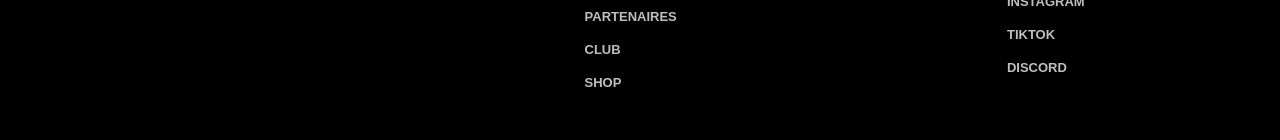
<file: shop.html>
<!doctype html>
<html lang="fr">
  <head>
    <meta charset="utf-8">
    <meta name="viewport" content="width=device-width, initial-scale=1">
    <!-- Google tag (gtag.js) -->
    <script async src="https://www.googletagmanager.com/gtag/js?id=G-MPY4NQ07J2"></script>
    <script>
      window.dataLayer = window.dataLayer || [];
      function gtag(){dataLayer.push(arguments);}
      gtag('js', new Date());
      gtag('config', 'G-MPY4NQ07J2');
    </script>
    <title>Shop - Spektr</title>
    <meta name="description" content="Shop officiel Spektr.">
    <link rel="icon" type="image/png" sizes="32x32" href="assets/favicon-32.png?v=2">
    <link rel="icon" type="image/png" sizes="512x512" href="assets/favicon-512.png?v=2">
    <link rel="apple-touch-icon" sizes="180x180" href="assets/apple-touch-icon.png?v=2">
    <link rel="stylesheet" href="styles.css">
  </head>
  <body>
    <header class="site-header">
      <button class="icon-button menu-toggle" type="button" aria-label="Ouvrir le menu" aria-expanded="false"><svg viewBox="0 0 24 24" aria-hidden="true"><path d="M4 7h16M4 12h16M4 17h16"/></svg></button>
      <a class="brand" href="index.html" aria-label="Accueil Spektr"><img src="assets/spektr-crest.png" alt="Spektr"></a>
      <nav class="main-nav" aria-label="Navigation principale">
        <a href="index.html">Accueil</a><a href="joueurs.html">Joueurs</a><a href="calendrier.html">Calendrier</a><a href="partenaires.html">Partenaires</a><a href="qui-sommes-nous.html">Club</a><a class="active" href="shop.html">Shop</a>
      </nav>
      <a class="icon-button cart-button" href="shop.html" aria-label="Panier"><svg viewBox="0 0 24 24" aria-hidden="true"><path d="M6 6h15l-2 8H8L6 3H3"/><circle cx="9" cy="20" r="1.7"/><circle cx="18" cy="20" r="1.7"/></svg></a>
    </header>
    <div class="mobile-panel" hidden><a href="index.html">Accueil</a><a href="joueurs.html">Joueurs</a><a href="calendrier.html">Calendrier</a><a href="partenaires.html">Partenaires</a><a href="qui-sommes-nous.html">Club</a><a href="shop.html">Shop</a></div>

    <main>
      <section class="jersey-campaign-hero">
        <div class="jersey-campaign-brand" aria-hidden="true"><span class="jersey-campaign-shield">S</span><span>SPEKTR<br>COLLECTION 2027</span></div>
        <div class="jersey-campaign-art" aria-label="Le nouveau maillot Spektr 2027 présenté par deux joueurs, de face et de dos">
          <img class="campaign-player campaign-player-man" src="assets/jersey-campaign-player-man.png" alt="Joueur portant le maillot Spektr 2027">
          <img class="campaign-player campaign-player-woman" src="assets/jersey-campaign-player-woman.png?v=sponsors2" alt="Joueuse portant le maillot Spektr 2027">
          <img class="campaign-shirt campaign-shirt-back" src="assets/product-mw4-reveal-back.png?v=source3" alt="Dos du maillot Spektr 2027">
          <img class="campaign-shirt campaign-shirt-front" src="assets/product-mw4-reveal-front.png?v=source3" alt="Face du maillot Spektr 2027">
        </div>
        <div class="jersey-campaign-copy">
          <p class="eyebrow">Spektr 2027</p>
          <h1><span>Nouveau maillot</span><span>Disponible</span><span class="campaign-korean-mark" aria-hidden="true">스펙터</span></h1>
          <p>Noir profond, détails roses et identité Spektr. Découvrez le maillot officiel porté par le club.</p>
          <a class="jersey-scroll-cue" href="#nouveaux-produits" aria-label="Voir les articles"><span aria-hidden="true">&darr;</span></a>
        </div>
        <div class="jersey-campaign-dots" aria-hidden="true"><span></span><span></span><span></span><span></span></div>
      </section>

      <section class="new-products-section" id="nouveaux-produits">
        <div class="shop-section-title">
          <h2>New products</h2>
        </div>

        <div class="orchid-product-grid">
          <article class="orchid-product-card main-product featured-launch">
            <a href="https://www.kapoli.fr/boutiquedesclubs/Maillot-Spektr-2026-27-MW4-p867753021" target="_blank" rel="noreferrer" data-track-jersey-2027>
              <div class="product-duo" aria-label="Maillot 2027 MW4 face et dos">
                <img src="assets/product-mw4-reveal-front.png?v=source3" alt="Maillot 2027 MW4 face">
                <img src="assets/product-mw4-reveal-back.png?v=source3" alt="Maillot 2027 MW4 dos">
              </div>
              <h3>MAILLOT 2027 MW4</h3>
              <p>58 EUR</p>
            </a>
          </article>

          <article class="orchid-product-card main-product">
            <a href="https://www.kapoli.fr/boutiquedesclubs/Maillot-SPEKTR-2026-p812495501" target="_blank" rel="noreferrer">
              <img src="assets/product-03-1.png" alt="MAILLOT SPEKTR 2026">
              <h3>MAILLOT SPEKTR 2026</h3>
              <p>53 EUR</p>
            </a>
          </article>

          <article class="orchid-product-card main-product">
            <a href="https://www.kapoli.fr/boutiquedesclubs/Veste-de-pluie-SPEKTR-p839555055" target="_blank" rel="noreferrer">
              <img src="assets/product-veste-pluie-spektr.png" alt="VESTE DE PLUIE SPEKTR">
              <h3>VESTE DE PLUIE SPEKTR</h3>
              <p>75 EUR</p>
            </a>
          </article>

          <article class="orchid-product-card">
            <a href="https://www.kapoli.fr/boutiquedesclubs/Manchettes-SPKETR-p839549164" target="_blank" rel="noreferrer">
              <img src="assets/product-manchettes-spektr.png" alt="MANCHETTES SPEKTR">
              <h3>MANCHETTES SPEKTR</h3>
              <p>25 EUR</p>
            </a>
          </article>

          <article class="orchid-product-card">
            <a href="https://www.kapoli.fr/boutiquedesclubs/Maillot-SPEKTR-p785531149" target="_blank" rel="noreferrer">
              <img src="assets/product-01-1.png" alt="Maillot SPEKTR 2025">
              <h3>Maillot SPEKTR 2025</h3>
              <p>53 EUR</p>
            </a>
          </article>

          <article class="orchid-product-card">
            <a href="https://www.kapoli.fr/boutiquedesclubs/T-SHIRT-SPEKTR-p785528424" target="_blank" rel="noreferrer">
              <img src="assets/product-02-1.png" alt="T-SHIRT SILENCE">
              <h3>T-SHIRT SILENCE</h3>
              <p>30 EUR</p>
            </a>
          </article>

          <article class="orchid-product-card">
            <a href="https://www.kapoli.fr/boutiquedesclubs/T-SHIRT-SPEKTR-p785533087" target="_blank" rel="noreferrer">
              <img src="assets/product-04-1.png" alt="T-SHIRT BIG MONEY TALK">
              <h3>T-SHIRT BIG MONEY TALK</h3>
              <p>30 EUR</p>
            </a>
          </article>

          <article class="orchid-product-card main-product">
            <a href="https://www.kapoli.fr/boutiquedesclubs/Hoodie-SPEKTR-p785531158" target="_blank" rel="noreferrer">
              <img src="assets/product-05-1.jpg" alt="HOODIES SIGNATURE">
              <h3>HOODIES SIGNATURE</h3>
              <p>70 EUR</p>
            </a>
          </article>

          <article class="orchid-product-card">
            <a href="https://www.kapoli.fr/boutiquedesclubs/Maillot-SPEKTR-oversize-p801575561" target="_blank" rel="noreferrer">
              <img src="assets/product-06-1.png" alt="T-SHIRT OVERSIZE SPEKTR">
              <h3>T-SHIRT OVERSIZE SPEKTR</h3>
              <p>30 EUR</p>
            </a>
          </article>

          <article class="orchid-product-card">
            <a href="https://www.kapoli.fr/boutiquedesclubs/T-SHIRT-SPEKTR-BLANC-p785531697" target="_blank" rel="noreferrer">
              <img src="assets/product-07-1.png" alt="T-SHIRT GRAFFITI BEAR BLANC">
              <h3>T-SHIRT GRAFFITI BEAR BLANC</h3>
              <p>30 EUR</p>
            </a>
          </article>

          <article class="orchid-product-card">
            <a href="https://www.kapoli.fr/boutiquedesclubs/T-SHIRT-SPEKTR-NOIR-p785528404" target="_blank" rel="noreferrer">
              <img src="assets/product-08-1.png" alt="T-SHIRT GRAFFITI BEAR NOIR">
              <h3>T-SHIRT GRAFFITI BEAR NOIR</h3>
              <p>30 EUR</p>
            </a>
          </article>
        </div>
      </section>

      <section class="shop-categories-section">
        <div class="shop-section-title">
          <h2>Categories</h2>
        </div>
        <div class="shop-category-grid">
          <a class="shop-category-card category-jersey" href="https://www.kapoli.fr/boutiquedesclubs/SPEKTR-c189557520" target="_blank" rel="noreferrer">
            <span>Jerseys</span>
            <strong>Discover</strong>
          </a>
          <a class="shop-category-card category-lifestyle" href="https://www.kapoli.fr/boutiquedesclubs/T-SHIRT-SPEKTR-p785528424" target="_blank" rel="noreferrer">
            <span>Lifestyle</span>
            <strong>Discover</strong>
          </a>
          <a class="shop-category-card category-accessories" href="https://www.kapoli.fr/boutiquedesclubs/Hoodie-SPEKTR-p785531158" target="_blank" rel="noreferrer">
            <span>Hoodies</span>
            <strong>Discover</strong>
          </a>
        </div>
      </section>
    </main>

    <footer class="site-footer">
      <div class="footer-brand"><img src="assets/spektr-crest.png" alt=""><div><strong>Spektr</strong><span>Since 2023</span></div></div>
      <nav class="footer-links" aria-label="Liens de pied de page"><a href="index.html">Accueil</a><a href="joueurs.html">Joueurs</a><a href="calendrier.html">Calendrier</a><a href="partenaires.html">Partenaires</a><a href="qui-sommes-nous.html">Club</a><a href="shop.html">Shop</a></nav>
      <nav class="footer-socials" aria-label="Reseaux sociaux Spektr"><span>Suivez-nous</span><a href="https://x.com/SPEKTR_ORG" target="_blank" rel="noopener">X</a><a href="https://www.instagram.com/spektr_org_/" target="_blank" rel="noopener">Instagram</a><a href="https://www.tiktok.com/@spektr_org" target="_blank" rel="noopener">TikTok</a><a href="https://discord.gg/amV8csFFUj" target="_blank" rel="noopener">Discord</a></nav>
    </footer>
    <script src="script.js"></script>
  </body>
</html>
</file>
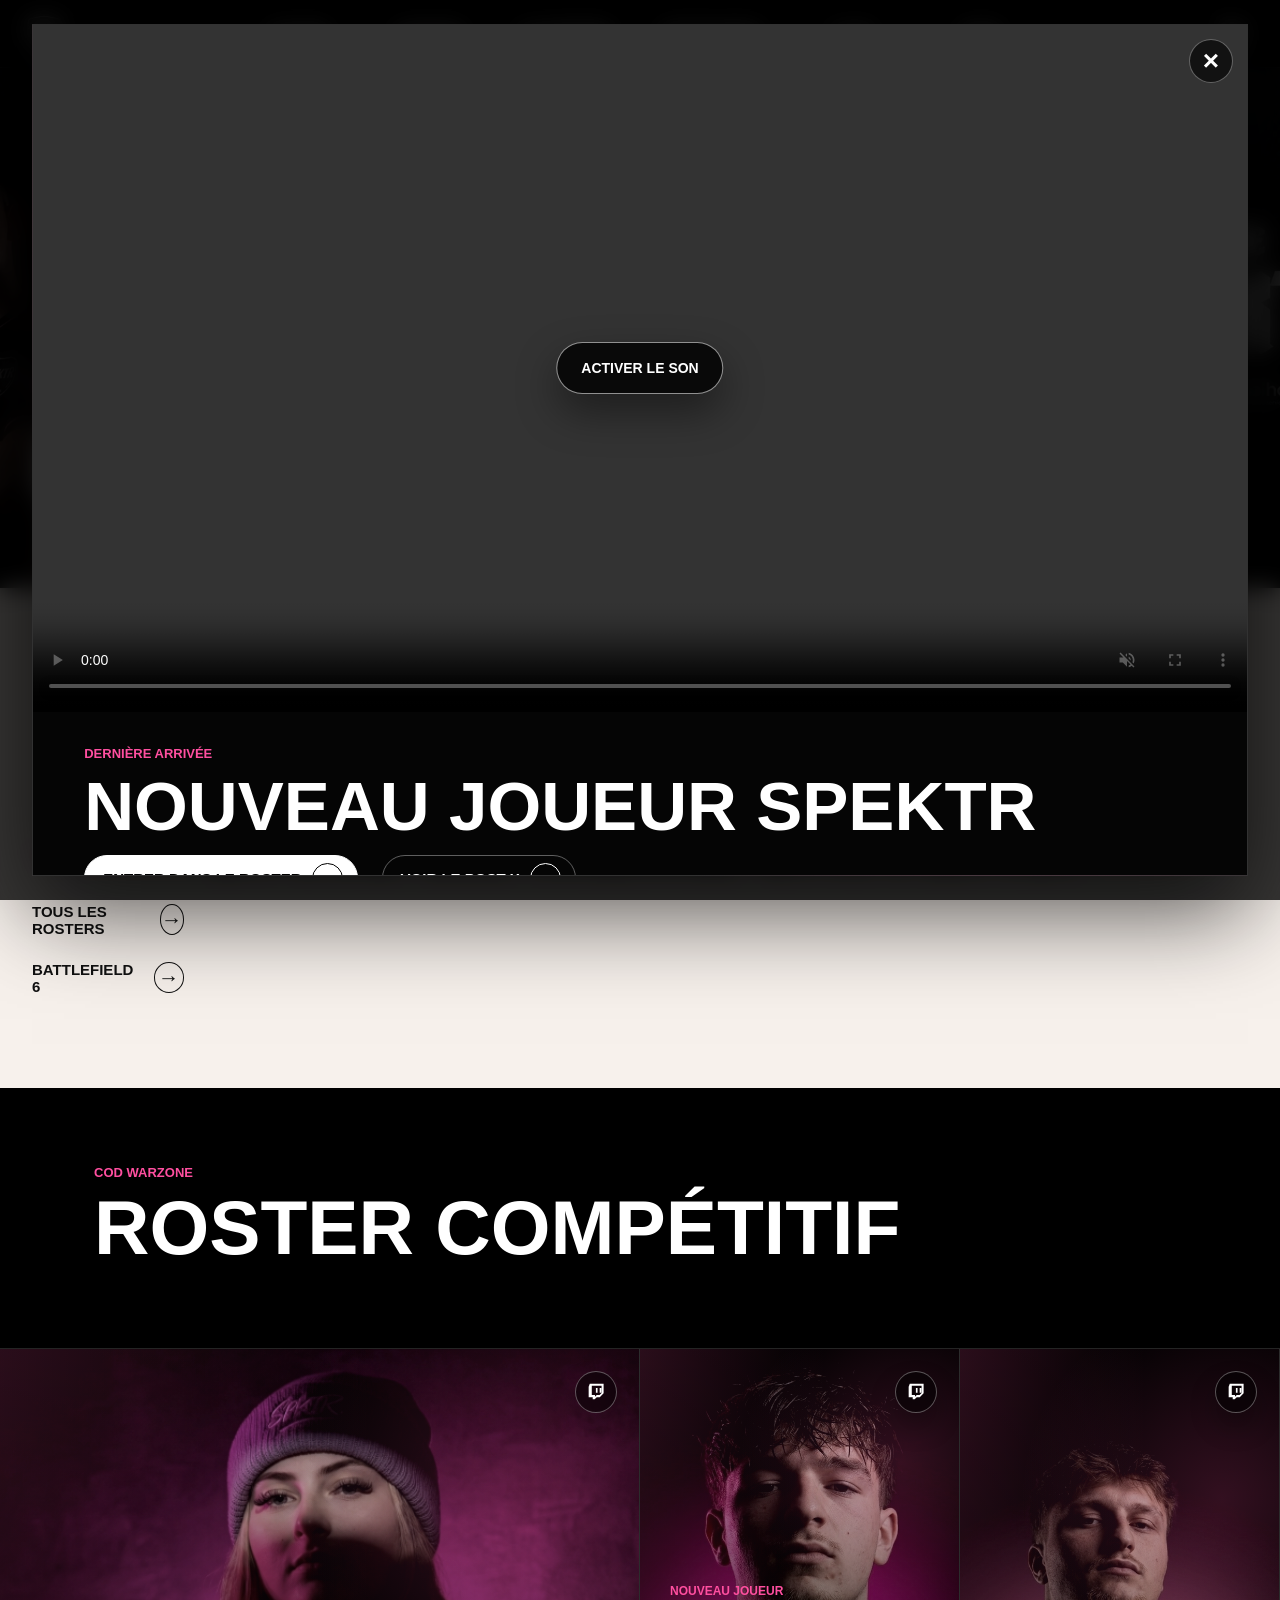
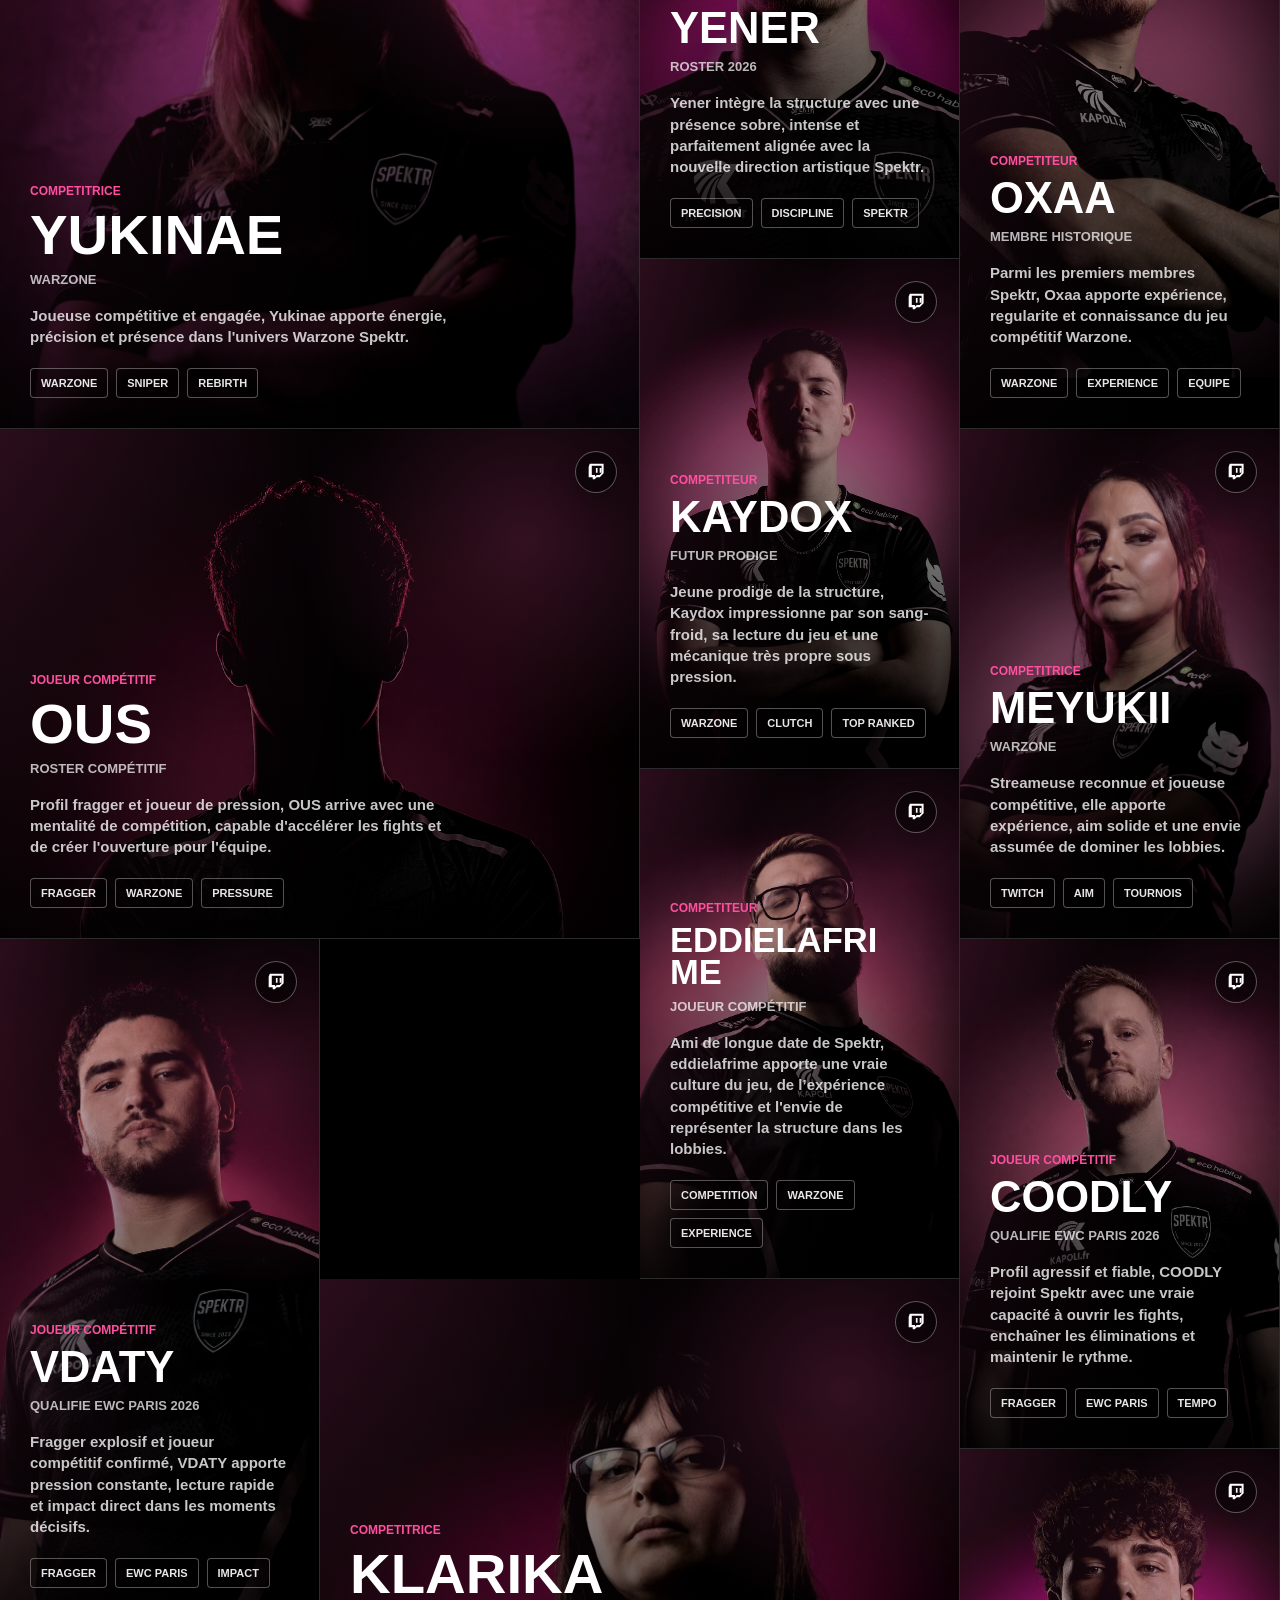
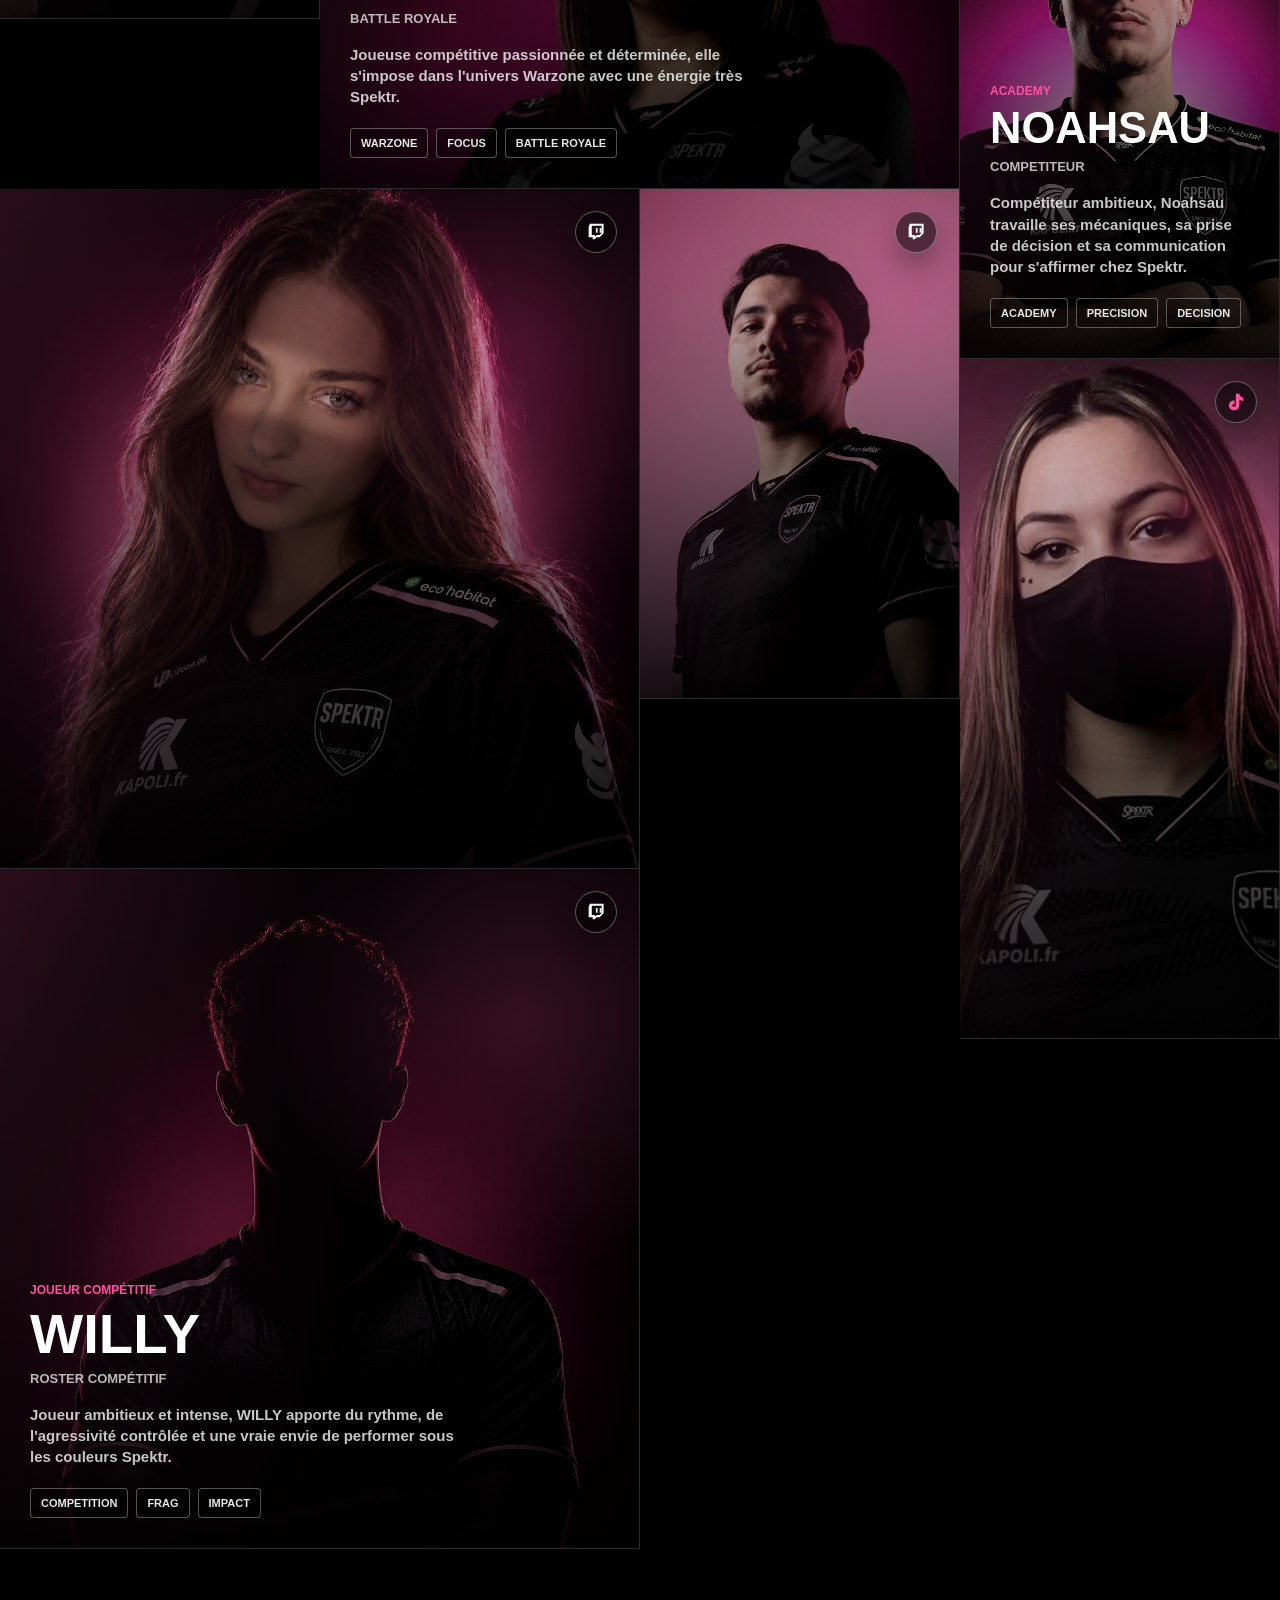
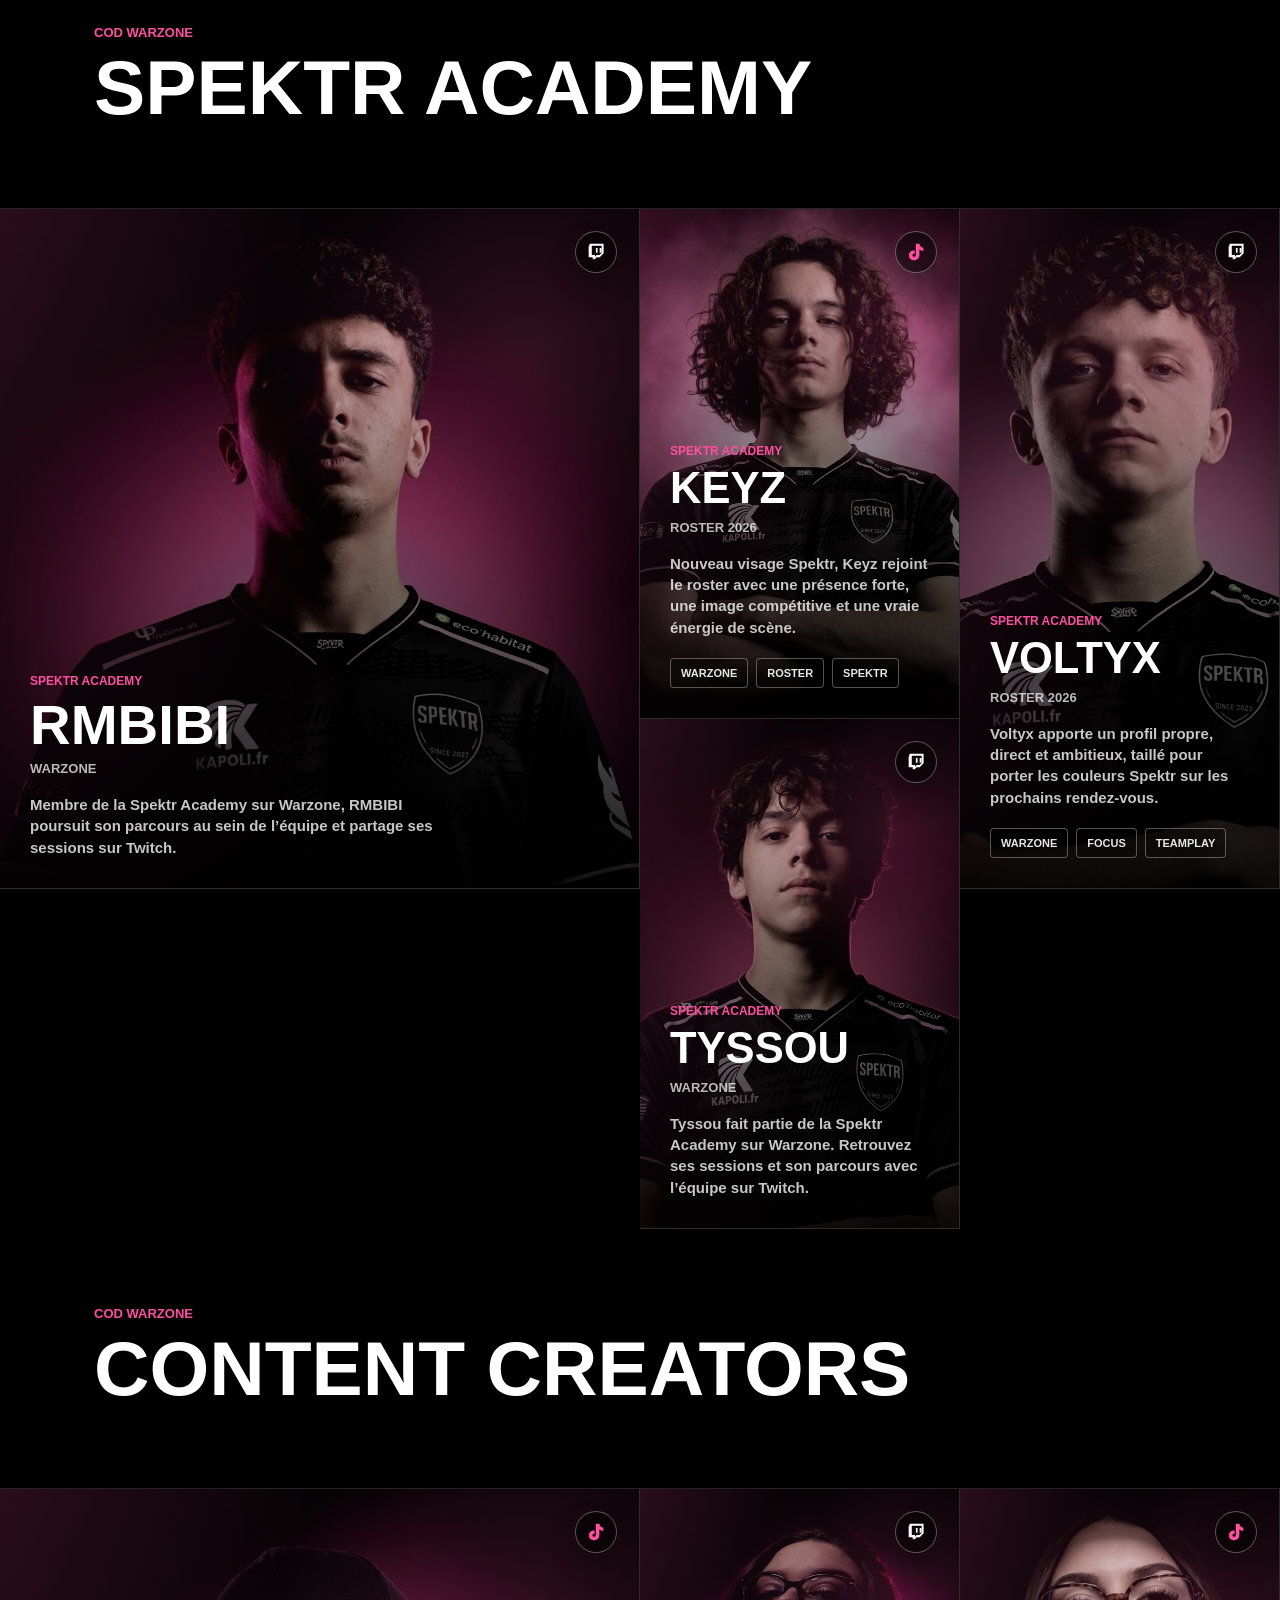
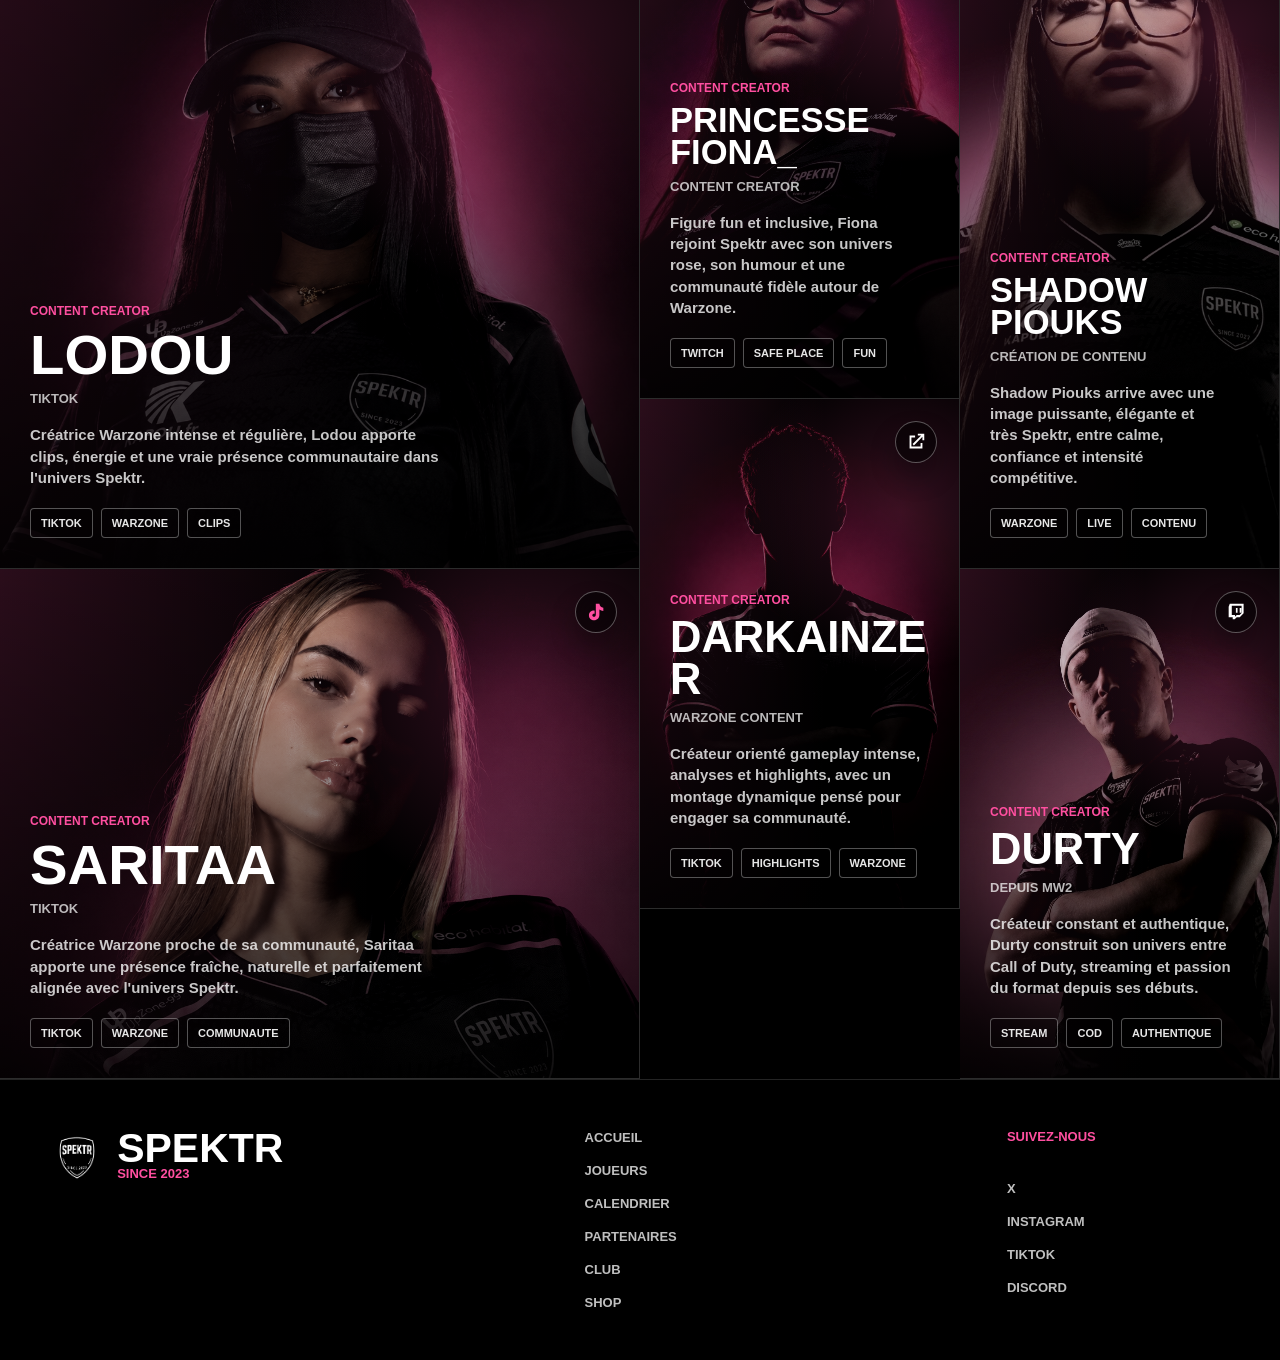
<file: warzone.html>
﻿<!doctype html>
<html lang="fr">
  <head>
    <meta charset="utf-8">
    <meta name="viewport" content="width=device-width, initial-scale=1">
    <title>COD Warzone - Spektr</title>
    <meta name="description" content="Roster COD Warzone Spektr, joueurs compétitifs et créateurs de contenu.">
    <meta name="referrer" content="no-referrer">
    <link rel="icon" type="image/png" sizes="32x32" href="assets/favicon-32.png?v=2">
    <link rel="icon" type="image/png" sizes="512x512" href="assets/favicon-512.png?v=2">
    <link rel="apple-touch-icon" sizes="180x180" href="assets/apple-touch-icon.png?v=2">
    <link rel="stylesheet" href="styles.css">
  </head>
  <body>
    <header class="site-header">
      <button class="icon-button menu-toggle" type="button" aria-label="Ouvrir le menu" aria-expanded="false">
        <svg viewBox="0 0 24 24" aria-hidden="true"><path d="M4 7h16M4 12h16M4 17h16"/></svg>
      </button>
      <a class="brand" href="index.html" aria-label="Accueil Spektr"><img src="assets/spektr-crest.png" alt="Spektr"></a>
      <nav class="main-nav" aria-label="Navigation principale">
        <a href="index.html">Accueil</a><a class="active" href="joueurs.html">Joueurs</a><a href="calendrier.html">Calendrier</a><a href="partenaires.html">Partenaires</a><a href="qui-sommes-nous.html">Club</a><a href="shop.html">Shop</a>
      </nav>
      <a class="icon-button cart-button" href="shop.html" aria-label="Panier">
        <svg viewBox="0 0 24 24" aria-hidden="true"><path d="M6 6h15l-2 8H8L6 3H3"/><circle cx="9" cy="20" r="1.7"/><circle cx="18" cy="20" r="1.7"/></svg>
      </a>
    </header>
    <div class="mobile-panel" hidden><a href="index.html">Accueil</a><a href="joueurs.html">Joueurs</a><a href="calendrier.html">Calendrier</a><a href="partenaires.html">Partenaires</a><a href="qui-sommes-nous.html">Club</a><a href="shop.html">Shop</a></div>

    <main>
      <section class="page-hero players-hero">
        <img src="assets/banner-mix.png" alt="Bannière Spektr COD Warzone">
        <div data-text-reveal>
          <p class="eyebrow">Roster officiel</p>
          <h1>COD Warzone</h1>
        </div>
      </section>

      <section class="players-intro roster-page-intro" data-text-reveal>
        <p class="eyebrow">Warzone 2026</p>
        <h2>Compétiteurs et créateurs de contenu dans le même univers.</h2>
        <div class="roster-actions">
          <a class="text-link" href="joueurs.html">Tous les rosters <span aria-hidden="true">&rarr;</span></a>
          <a class="text-link" href="battlefield-6.html">Battlefield 6 <span aria-hidden="true">&rarr;</span></a>
        </div>
      </section>
      <aside class="player-announcement-modal" data-player-announcement-modal data-video-src="https://video.twimg.com/amplify_video/2089304599106584576/vid/avc1/1920x1080/1QIEwp58YKDg1lqm.mp4?tag=29" data-video-src-list="https://video.twimg.com/amplify_video/2089304599106584576/vid/avc1/1920x1080/1QIEwp58YKDg1lqm.mp4?tag=29|https://video.twimg.com/amplify_video/2084281123853455360/vid/avc1/3840x2160/XEBC4I7-cZkvgGUd.mp4?tag=29" data-tweet-url="https://x.com/SPEKTR_ORG/status/2089304638742843810?s=20" data-tweet-url-list="https://x.com/SPEKTR_ORG/status/2089304638742843810?s=20|https://x.com/SPEKTR_ORG/status/2084281223912800426?s=20" hidden aria-modal="true" role="dialog" aria-labelledby="announcement-title">
        <div class="player-announcement-shell">
          <button class="player-announcement-close" type="button" data-announcement-close aria-label="Fermer l'annonce">&times;</button>
          <div class="player-announcement-media">
            <video data-announcement-video autoplay muted playsinline controls preload="auto" referrerpolicy="no-referrer" src="https://video.twimg.com/amplify_video/2089304599106584576/vid/avc1/1920x1080/1QIEwp58YKDg1lqm.mp4?tag=29"></video>
            <button class="announcement-sound-toggle" type="button" data-announcement-sound hidden>Activer le son</button>
          </div>
          <div class="player-announcement-copy">
            <p class="eyebrow">Dernière arrivée</p>
            <h2 id="announcement-title">Nouveau joueur Spektr</h2>
            <div class="announcement-actions">
              <button class="text-link" type="button" data-announcement-close>Entrer dans le roster <span aria-hidden="true">&rarr;</span></button>
              <a class="text-link announcement-x-button" href="https://x.com/SPEKTR_ORG/status/2089304638742843810?s=20" target="_blank" rel="noopener">Voir le post X <span aria-hidden="true">&rarr;</span></a>
            </div>
          </div>
        </div>
      </aside>
      <section class="roster-section" id="warzone-competitif">
        <div class="section-title" data-text-reveal>
          <p class="eyebrow">COD Warzone</p>
          <h2>Roster compétitif</h2>
        </div>
        <div class="roster-grid" aria-label="Roster compétitif COD Warzone Spektr">
        <article class="player-card player-kaydox-card" data-player-link="https://www.twitch.tv/kaydoxeu" tabindex="0" role="link" aria-label="Ouvrir la plateforme de Kaydox">
          <img src="assets/player-kaydox.jpg" alt="Kaydox">
          <div class="player-content">
            <p>Competiteur</p>
            <h2>Kaydox</h2>
            <span>Futur prodige</span>
            <p class="player-bio">Jeune prodige de la structure, Kaydox impressionne par son sang-froid, sa lecture du jeu et une mécanique très propre sous pression.</p>
            <ul><li>Warzone</li><li>Clutch</li><li>Top ranked</li></ul>
          </div>
        </article>


        <article class="player-card" data-player-link="https://www.twitch.tv/vdaty" tabindex="0" role="link" aria-label="Ouvrir la plateforme de VDATY">
          <img src="assets/player-vdaty.png" alt="VDATY">
          <div class="player-content">
            <p>Joueur compétitif</p>
            <h2>VDATY</h2>
            <span>Qualifie EWC Paris 2026</span>
            <p class="player-bio">Fragger explosif et joueur compétitif confirmé, VDATY apporte pression constante, lecture rapide et impact direct dans les moments décisifs.</p>
            <ul><li>Fragger</li><li>EWC Paris</li><li>Impact</li></ul>
          </div>
        </article>

        <article class="player-card" data-player-link="https://www.twitch.tv/coodly" tabindex="0" role="link" aria-label="Ouvrir la plateforme de COODLY">
          <img src="assets/player-coodly.png" alt="COODLY">
          <div class="player-content">
            <p>Joueur compétitif</p>
            <h2>COODLY</h2>
            <span>Qualifie EWC Paris 2026</span>
            <p class="player-bio">Profil agressif et fiable, COODLY rejoint Spektr avec une vraie capacité à ouvrir les fights, enchaîner les éliminations et maintenir le rythme.</p>
            <ul><li>Fragger</li><li>EWC Paris</li><li>Tempo</li></ul>
          </div>
        </article>

        <article class="player-card" data-player-link="https://www.twitch.tv/ous272" tabindex="0" role="link" aria-label="Ouvrir la plateforme de OUS">
          <img src="assets/player-anonyme.png" alt="OUS">
          <div class="player-content">
            <p>Joueur compétitif</p>
            <h2>OUS</h2>
            <span>Roster compétitif</span>
            <p class="player-bio">Profil fragger et joueur de pression, OUS arrive avec une mentalité de compétition, capable d'accélérer les fights et de créer l'ouverture pour l'équipe.</p>
            <ul><li>Fragger</li><li>Warzone</li><li>Pressure</li></ul>
          </div>
        </article>

        <article class="player-card" data-player-link="https://www.twitch.tv/l8willy" tabindex="0" role="link" aria-label="Ouvrir la plateforme de WILLY">
          <img src="assets/player-anonyme.png" alt="WILLY">
          <div class="player-content">
            <p>Joueur compétitif</p>
            <h2>WILLY</h2>
            <span>Roster compétitif</span>
            <p class="player-bio">Joueur ambitieux et intense, WILLY apporte du rythme, de l'agressivité contrôlée et une vraie envie de performer sous les couleurs Spektr.</p>
            <ul><li>Competition</li><li>Frag</li><li>Impact</li></ul>
          </div>
        </article>



        <article class="player-card" data-player-link="https://www.twitch.tv/yenercod" tabindex="0" role="link" aria-label="Ouvrir la plateforme de Yener">
          <img src="assets/player-yener.jpg" alt="Yener">
          <div class="player-content">
            <p>Nouveau joueur</p>
            <h2>Yener</h2>
            <span>Roster 2026</span>
            <p class="player-bio">Yener intègre la structure avec une présence sobre, intense et parfaitement alignée avec la nouvelle direction artistique Spektr.</p>
            <ul><li>Precision</li><li>Discipline</li><li>Spektr</li></ul>
          </div>
        </article>

        <article class="player-card" data-player-link="https://www.twitch.tv/meyukii" tabindex="0" role="link" aria-label="Ouvrir la plateforme de Meyukii">
          <img src="assets/player-meyukii.png" alt="Meyukii">
          <div class="player-content">
            <p>Competitrice</p>
            <h2>Meyukii</h2>
            <span>Warzone</span>
            <p class="player-bio">Streameuse reconnue et joueuse compétitive, elle apporte expérience, aim solide et une envie assumée de dominer les lobbies.</p>
            <ul><li>Twitch</li><li>Aim</li><li>Tournois</li></ul>
          </div>
        </article>

        <article class="player-card player-fazu-card" data-player-link="https://www.twitch.tv/fazucod" tabindex="0" role="link" aria-label="Ouvrir la plateforme de Fazu">
          <img src="assets/player-fazu.jpg" alt="Fazu">
          <div class="player-content">
            <p>Academy</p>
            <h2>Fazu</h2>
            <span>Fragger</span>
            <p class="player-bio">Prodige fragger de la Spektr Academy, Fazu se distingue par son instinct, son agressivité contrôlée et son potentiel brut.</p>
            <ul><li>Academy</li><li>Frag</li><li>Instinct</li></ul>
          </div>
        </article>


        <article class="player-card player-oxaa-card" data-player-link="https://www.twitch.tv/oxaa__" tabindex="0" role="link" aria-label="Ouvrir la plateforme de Oxaa">
          <img src="assets/player-oxaa.jpg" alt="Oxaa">
          <div class="player-content">
            <p>Competiteur</p>
            <h2>Oxaa</h2>
            <span>Membre historique</span>
            <p class="player-bio">Parmi les premiers membres Spektr, Oxaa apporte expérience, regularite et connaissance du jeu compétitif Warzone.</p>
            <ul><li>Warzone</li><li>Experience</li><li>Equipe</li></ul>
          </div>
        </article>

        <article class="player-card player-klarika-card" data-player-link="https://www.twitch.tv/sweetyklarika" tabindex="0" role="link" aria-label="Ouvrir la plateforme de Klarika">
          <img src="assets/player-sweetyklarika.jpg" alt="Klarika">
          <div class="player-content">
            <p>Competitrice</p>
            <h2>Klarika</h2>
            <span>Battle Royale</span>
            <p class="player-bio">Joueuse compétitive passionnée et déterminée, elle s'impose dans l'univers Warzone avec une énergie très Spektr.</p>
            <ul><li>Warzone</li><li>Focus</li><li>Battle Royale</li></ul>
          </div>
        </article>

        <article class="player-card" data-player-link="https://www.twitch.tv/noahsau" tabindex="0" role="link" aria-label="Ouvrir la plateforme de Noahsau">
          <img src="assets/player-noahsau.jpg" alt="Noahsau">
          <div class="player-content">
            <p>Academy</p>
            <h2>Noahsau</h2>
            <span>Competiteur</span>
            <p class="player-bio">Compétiteur ambitieux, Noahsau travaille ses mécaniques, sa prise de décision et sa communication pour s'affirmer chez Spektr.</p>
            <ul><li>Academy</li><li>Precision</li><li>Decision</li></ul>
          </div>
        </article>

        <article class="player-card" data-player-link="https://www.twitch.tv/yukinae__" tabindex="0" role="link" aria-label="Ouvrir la plateforme de YUKINAE">
          <img src="assets/player-yukinae.png" alt="YUKINAE">
          <div class="player-content">
            <p>Competitrice</p>
            <h2>YUKINAE</h2>
            <span>Warzone</span>
            <p class="player-bio">Joueuse compétitive et engagée, Yukinae apporte énergie, précision et présence dans l'univers Warzone Spektr.</p>
            <ul><li>Warzone</li><li>Sniper</li><li>Rebirth</li></ul>
          </div>
        </article>

        <article class="player-card" data-player-link="https://www.twitch.tv/eddielafrime" tabindex="0" role="link" aria-label="Ouvrir la plateforme de eddielafrime">
          <img src="assets/player-eddielafrime.png" alt="eddielafrime">
          <div class="player-content">
            <p>Competiteur</p>
            <h2>eddielafrime</h2>
            <span>Joueur compétitif</span>
            <p class="player-bio">Ami de longue date de Spektr, eddielafrime apporte une vraie culture du jeu, de l’expérience compétitive et l'envie de représenter la structure dans les lobbies.</p>
            <ul><li>Competition</li><li>Warzone</li><li>Experience</li></ul>
          </div>
        </article>
        <article class="player-card player-louva-card" data-player-link="https://www.twitch.tv/ylouvaa" tabindex="0" role="link" aria-label="Ouvrir la plateforme de Louva">
          <img src="assets/player-louva-v2.png" alt="Louva">
          <div class="player-content">
            <p>Joueuse compétitive</p>
            <h2>Louva</h2>
            <span>Warzone</span>
            <p class="player-bio">Joueuse du roster compétitif Warzone, Louva représente Spektr en jeu et partage son parcours sur Twitch.</p>
          </div>
        </article>
        <article class="player-card player-zeyna-card" data-player-link="https://www.tiktok.com/@xzeynagirl" tabindex="0" role="link" aria-label="Ouvrir la plateforme de Zeyna">
          <img src="assets/player-zeyna.png" alt="Zeyna">
          <div class="player-content">
            <p>Joueuse compétitive</p>
            <h2>Zeyna</h2>
            <span>Warzone</span>
            <p class="player-bio">Zeyna rejoint le roster compétitif Warzone de Spektr et partage ses contenus avec sa communauté sur TikTok.</p>
          </div>
        </article>
        </div>
      </section>

      <section class="roster-section" id="spektr-academy">
        <div class="section-title" data-text-reveal>
          <p class="eyebrow">COD Warzone</p>
          <h2>Spektr Academy</h2>
        </div>
        <div class="roster-grid" aria-label="Roster Spektr Academy">

        <article class="player-card" data-player-link="https://www.twitch.tv/voltyx_0" tabindex="0" role="link" aria-label="Ouvrir la plateforme de Voltyx">
          <img src="assets/player-voltyx.png" alt="Voltyx">
          <div class="player-content">
            <p>Spektr Academy</p>
            <h2>Voltyx</h2>
            <span>Roster 2026</span>
            <p class="player-bio">Voltyx apporte un profil propre, direct et ambitieux, taillé pour porter les couleurs Spektr sur les prochains rendez-vous.</p>
            <ul><li>Warzone</li><li>Focus</li><li>Teamplay</li></ul>
          </div>
        </article>

        <article class="player-card" data-player-link="https://www.tiktok.com/search?q=keyz%20spektr" tabindex="0" role="link" aria-label="Ouvrir la plateforme de Keyz">
          <img src="assets/player-keyz.png" alt="Keyz">
          <div class="player-content">
            <p>Spektr Academy</p>
            <h2>Keyz</h2>
            <span>Roster 2026</span>
            <p class="player-bio">Nouveau visage Spektr, Keyz rejoint le roster avec une présence forte, une image compétitive et une vraie énergie de scène.</p>
            <ul><li>Warzone</li><li>Roster</li><li>Spektr</li></ul>
          </div>
        </article>
        <article class="player-card" data-player-link="https://www.twitch.tv/rmbibi86" tabindex="0" role="link" aria-label="Ouvrir la plateforme de RMBIBI">
          <img src="assets/player-rmbibi.png" alt="RMBIBI">
          <div class="player-content">
            <p>Spektr Academy</p>
            <h2>RMBIBI</h2>
            <span>Warzone</span>
            <p class="player-bio">Membre de la Spektr Academy sur Warzone, RMBIBI poursuit son parcours au sein de l’équipe et partage ses sessions sur Twitch.</p>
          </div>
        </article>
        <article class="player-card" data-player-link="https://www.twitch.tv/tyssou65" tabindex="0" role="link" aria-label="Ouvrir la plateforme de Tyssou">
          <img src="assets/player-tyssou.png" alt="Tyssou">
          <div class="player-content">
            <p>Spektr Academy</p>
            <h2>Tyssou</h2>
            <span>Warzone</span>
            <p class="player-bio">Tyssou fait partie de la Spektr Academy sur Warzone. Retrouvez ses sessions et son parcours avec l’équipe sur Twitch.</p>
          </div>
        </article>
        </div>
      </section>
      <section class="roster-section" id="warzone-createurs">
        <div class="section-title" data-text-reveal>
          <p class="eyebrow">COD Warzone</p>
          <h2>Content creators</h2>
        </div>
        <div class="roster-grid" aria-label="Content creators COD Warzone Spektr">
        <article class="player-card" data-player-link="https://www.tiktok.com/@shadow_piouks?lang=fr" tabindex="0" role="link" aria-label="Ouvrir la plateforme de Shadow Piouks">
          <img src="assets/player-shadow-piouks.png" alt="Shadow Piouks">
          <div class="player-content">
            <p>Content creator</p>
            <h2>Shadow Piouks</h2>
            <span>Création de contenu</span>
            <p class="player-bio">Shadow Piouks arrive avec une image puissante, élégante et très Spektr, entre calme, confiance et intensité compétitive.</p>
            <ul><li>Warzone</li><li>Live</li><li>Contenu</li></ul>
          </div>
        </article>

        <article class="player-card" data-player-link="https://beacons.ai/darkainzer" tabindex="0" role="link" aria-label="Ouvrir la plateforme de darkainzer">
          <img src="assets/player-anonyme.png" alt="darkainzer">
          <div class="player-content">
            <p>Content creator</p>
            <h2>darkainzer</h2>
            <span>Warzone content</span>
            <p class="player-bio">Créateur orienté gameplay intense, analyses et highlights, avec un montage dynamique pensé pour engager sa communauté.</p>
            <ul><li>TikTok</li><li>Highlights</li><li>Warzone</li></ul>
          </div>
        </article>

        <article class="player-card" data-player-link="https://www.twitch.tv/durtyjr" tabindex="0" role="link" aria-label="Ouvrir la plateforme de Durty">
          <img src="assets/player-durty-v2.png" alt="Durty">
          <div class="player-content">
            <p>Content creator</p>
            <h2>Durty</h2>
            <span>Depuis MW2</span>
            <p class="player-bio">Créateur constant et authentique, Durty construit son univers entre Call of Duty, streaming et passion du format depuis ses débuts.</p>
            <ul><li>Stream</li><li>CoD</li><li>Authentique</li></ul>
          </div>
        </article>

        <article class="player-card player-saritaa-card" data-player-link="https://www.tiktok.com/@sxritaa___" tabindex="0" role="link" aria-label="Ouvrir la plateforme de Saritaa">
          <img src="assets/player-saritaa.png" alt="Saritaa">
          <div class="player-content">
            <p>Content creator</p>
            <h2>Saritaa</h2>
            <span>TikTok</span>
            <p class="player-bio">Créatrice Warzone proche de sa communauté, Saritaa apporte une présence fraîche, naturelle et parfaitement alignée avec l'univers Spektr.</p>
            <ul><li>TikTok</li><li>Warzone</li><li>Communaute</li></ul>
          </div>
        </article>

        <article class="player-card player-lodou-card" data-player-link="https://www.tiktok.com/@lodou91" tabindex="0" role="link" aria-label="Ouvrir la plateforme de Lodou">
          <img src="assets/player-lodou.png" alt="Lodou">
          <div class="player-content">
            <p>Content creator</p>
            <h2>Lodou</h2>
            <span>TikTok</span>
            <p class="player-bio">Créatrice Warzone intense et régulière, Lodou apporte clips, énergie et une vraie présence communautaire dans l'univers Spektr.</p>
            <ul><li>TikTok</li><li>Warzone</li><li>Clips</li></ul>
          </div>
        </article>

        <article class="player-card player-fiona-card" data-player-link="https://www.twitch.tv/princessefiona_" tabindex="0" role="link" aria-label="Ouvrir la plateforme de PrincesseFiona_">
          <img src="assets/player-princessefiona.png" alt="PrincesseFiona_">
          <div class="player-content">
            <p>Content creator</p>
            <h2>Princesse<br>Fiona_</h2>
            <span>Content creator</span>
            <p class="player-bio">Figure fun et inclusive, Fiona rejoint Spektr avec son univers rose, son humour et une communauté fidèle autour de Warzone.</p>
            <ul><li>Twitch</li><li>Safe place</li><li>Fun</li></ul>
          </div>
        </article>

        </div>
      </section>
    </main>

    <footer class="site-footer">
      <div class="footer-brand"><img src="assets/spektr-crest.png" alt=""><div><strong>Spektr</strong><span>Since 2023</span></div></div>
      <nav class="footer-links" aria-label="Liens de pied de page"><a href="index.html">Accueil</a><a href="joueurs.html">Joueurs</a><a href="calendrier.html">Calendrier</a><a href="partenaires.html">Partenaires</a><a href="qui-sommes-nous.html">Club</a><a href="shop.html">Shop</a></nav>
      <nav class="footer-socials" aria-label="Réseaux sociaux Spektr"><span>Suivez-nous</span><a href="https://x.com/SPEKTR_ORG" target="_blank" rel="noopener">X</a><a href="https://www.instagram.com/spektr_org_/" target="_blank" rel="noopener">Instagram</a><a href="https://www.tiktok.com/@spektr_org" target="_blank" rel="noopener">TikTok</a><a href="https://discord.gg/amV8csFFUj" target="_blank" rel="noopener">Discord</a></nav>
    </footer>
    <script src="script.js"></script>
  </body>
</html>
</file>
<file: styles.css>
:root {
  --black: #000;
  --deep: #070707;
  --white: #fff;
  --cream: #f7f1ec;
  --ink: #111;
  --pink: #ff4fa0;
  --pink-dark: #c71b72;
  --muted: rgba(255,255,255,.66);
  --line: rgba(255,255,255,.14);
  --line-dark: rgba(0,0,0,.12);
  --header-h: 68px;
}

* {
  box-sizing: border-box;
}

html {
  background: var(--black);
}

body {
  margin: 0;
  background: var(--black);
  color: var(--white);
  font-family: "Arial Black", Impact, Arial, sans-serif;
}

body.panel-open {
  overflow: hidden;
}

body.modal-open {
  overflow: hidden;
}

body.teaser-lock-page {
  overflow: hidden;
}

body.teaser-lock-page > :not(.teaser-lock) {
  filter: blur(26px) saturate(.55) brightness(.2);
  pointer-events: none;
  user-select: none;
}

a {
  color: inherit;
  text-decoration: none;
}

img {
  display: block;
  max-width: 100%;
}

.teaser-lock {
  position: fixed;
  inset: 0;
  z-index: 9999;
  display: grid;
  place-items: center;
  padding: 28px;
  background:
    radial-gradient(circle at 18% 26%, rgba(255,79,160,.24), transparent 26%),
    radial-gradient(circle at 78% 62%, rgba(255,79,160,.14), transparent 30%),
    linear-gradient(110deg, rgba(0,0,0,.92), rgba(4,0,2,.96) 48%, rgba(0,0,0,.9));
  overflow: hidden;
}

.teaser-lock::before {
  content: "";
  position: absolute;
  inset: 0;
  opacity: .18;
  background-image:
    linear-gradient(rgba(255,255,255,.08) 1px, transparent 1px),
    linear-gradient(90deg, rgba(255,255,255,.08) 1px, transparent 1px);
  background-size: 64px 64px;
  mask-image: radial-gradient(circle at 50% 50%, #000, transparent 72%);
}

.teaser-lock::after {
  content: "SPEKTR";
  position: absolute;
  right: -4vw;
  bottom: -7vw;
  color: transparent;
  -webkit-text-stroke: 1px rgba(255,255,255,.08);
  font-size: clamp(7rem, 22vw, 26rem);
  line-height: .8;
  pointer-events: none;
  animation: teaserDrift 8s ease-in-out infinite alternate;
}

.teaser-lock-card {
  width: min(920px, 100%);
  min-height: min(610px, calc(100vh - 56px));
  position: relative;
  z-index: 1;
  display: flex;
  flex-direction: column;
  justify-content: center;
  align-items: flex-start;
  padding: clamp(30px, 6vw, 72px);
  border: 1px solid rgba(255,255,255,.16);
  border-radius: 2px;
  background:
    linear-gradient(135deg, rgba(0,0,0,.94) 0%, rgba(10,0,5,.98) 48%, rgba(43,0,20,.9) 100%);
  box-shadow: 0 34px 120px rgba(0,0,0,.76), inset 0 0 0 1px rgba(255,79,160,.1);
  overflow: hidden;
}

.teaser-lock-card::before {
  content: "";
  position: absolute;
  inset: 0;
  background:
    linear-gradient(90deg, transparent, rgba(255,79,160,.18), transparent),
    radial-gradient(circle at 86% 22%, rgba(255,79,160,.22), transparent 28%);
  transform: translateX(-48%);
  animation: teaserSweep 5.5s ease-in-out infinite;
  pointer-events: none;
}

.teaser-lock-card::after {
  content: "";
  position: absolute;
  left: 0;
  right: 0;
  top: 0;
  height: 4px;
  background: linear-gradient(90deg, var(--pink), rgba(255,255,255,.92), var(--pink));
}

.teaser-lock-topline {
  position: relative;
  z-index: 1;
  display: inline-flex;
  align-items: center;
  gap: 14px;
  margin-bottom: 34px;
  color: rgba(255,255,255,.72);
  font-size: .82rem;
  font-weight: 950;
  text-transform: uppercase;
}

.teaser-lock-topline img {
  width: 78px;
  height: 78px;
  object-fit: contain;
  filter: grayscale(1) brightness(2.8);
}

.teaser-lock-card h1 {
  position: relative;
  z-index: 1;
  max-width: 820px;
  margin: 0;
  color: var(--white);
  font-size: clamp(3.4rem, 9vw, 8.9rem);
  line-height: .82;
  text-transform: uppercase;
}

.teaser-lock-card h1 span {
  display: block;
  opacity: 0;
  transform: translateY(42px);
  clip-path: inset(0 0 100% 0);
  animation: teaserTitleIn .95s cubic-bezier(.16, 1, .3, 1) forwards;
  will-change: opacity, transform, clip-path;
}

.teaser-lock-card h1 span:nth-child(2) {
  animation-delay: .18s;
}

.teaser-lock-card p:not(.eyebrow) {
  position: relative;
  z-index: 1;
  max-width: 620px;
  margin: 22px 0 0;
  color: rgba(255,255,255,.76);
  font: 900 clamp(1rem, 1.6vw, 1.35rem)/1.35 Arial, sans-serif;
}

.teaser-lock-card .eyebrow {
  position: relative;
  z-index: 1;
  margin-bottom: 12px;
}

.teaser-lock-status {
  position: relative;
  z-index: 1;
  display: inline-flex;
  align-items: center;
  gap: 12px;
  margin-top: 26px;
  padding: 12px 16px;
  border: 1px solid rgba(255,255,255,.16);
  color: rgba(255,255,255,.82);
  font-size: .86rem;
  font-weight: 950;
  text-transform: uppercase;
}

.teaser-lock-status span {
  width: 10px;
  height: 10px;
  border-radius: 50%;
  background: var(--pink);
  box-shadow: 0 0 20px rgba(255,79,160,.95);
  animation: teaserPulse 1.4s ease-in-out infinite;
}

.teaser-countdown {
  position: relative;
  z-index: 1;
  display: grid;
  grid-template-columns: repeat(4, minmax(76px, 1fr));
  gap: 10px;
  width: min(500px, 100%);
  margin-top: 18px;
}

.teaser-countdown div {
  min-height: 88px;
  display: grid;
  align-content: center;
  justify-items: center;
  border: 1px solid rgba(255,255,255,.16);
  background: rgba(255,255,255,.04);
  box-shadow: inset 0 -24px 46px rgba(255,79,160,.08);
}

.teaser-countdown strong {
  color: var(--white);
  font-size: clamp(2rem, 4vw, 3.5rem);
  line-height: .88;
  font-weight: 950;
  letter-spacing: 0;
}

.teaser-countdown span {
  margin-top: 8px;
  color: rgba(255,255,255,.64);
  font-size: .68rem;
  font-weight: 950;
  text-transform: uppercase;
}

.teaser-shop-link {
  position: relative;
  z-index: 1;
  display: inline-flex;
  align-items: center;
  gap: 12px;
  margin-top: 34px;
  padding: 15px 22px;
  border: 1px solid rgba(255,255,255,.9);
  border-radius: 999px;
  background: var(--white);
  color: var(--black);
  font-size: .95rem;
  font-weight: 950;
  text-transform: uppercase;
  transition: transform .25s ease, background .25s ease, color .25s ease;
}

.teaser-shop-link span {
  display: grid;
  place-items: center;
  width: 32px;
  height: 32px;
  border: 1px solid currentColor;
  border-radius: 50%;
}

.teaser-shop-link:hover {
  transform: translateY(-2px);
  background: var(--pink);
  color: var(--white);
}

.teaser-unlock-panel {
  position: absolute;
  inset: 0;
  z-index: 4;
  display: grid;
  align-content: center;
  padding: clamp(30px, 6vw, 72px);
  background:
    radial-gradient(circle at 72% 24%, rgba(255,79,160,.22), transparent 30%),
    linear-gradient(135deg, rgba(0,0,0,.98), rgba(18,0,8,.98));
  opacity: 0;
  pointer-events: none;
  transform: translateY(18px);
  transition: opacity .35s ease, transform .35s ease;
}

.teaser-lock.is-unlock-open .teaser-unlock-panel {
  opacity: 1;
  pointer-events: auto;
  transform: translateY(0);
}

.teaser-unlock-panel h2 {
  max-width: 720px;
  margin: 0;
  color: var(--white);
  font-size: clamp(3rem, 8vw, 7.2rem);
  line-height: .84;
  text-transform: uppercase;
}

.teaser-unlock-form {
  display: grid;
  gap: 12px;
  width: min(430px, 100%);
  margin-top: 30px;
}

.teaser-unlock-form label {
  color: var(--pink);
  font-size: .78rem;
  font-weight: 950;
  text-transform: uppercase;
}

.teaser-unlock-form input {
  width: 100%;
  height: 58px;
  padding: 0 18px;
  border: 1px solid rgba(255,255,255,.24);
  border-radius: 0;
  background: rgba(255,255,255,.06);
  color: var(--white);
  font: 950 1.1rem Arial, sans-serif;
  outline: none;
}

.teaser-unlock-form input:focus {
  border-color: var(--pink);
  box-shadow: 0 0 0 3px rgba(255,79,160,.18);
}

.teaser-unlock-form button {
  display: inline-flex;
  align-items: center;
  justify-content: space-between;
  height: 58px;
  padding: 0 18px;
  border: 1px solid rgba(255,255,255,.9);
  border-radius: 999px;
  background: var(--white);
  color: var(--black);
  font-size: .95rem;
  font-weight: 950;
  text-transform: uppercase;
  cursor: pointer;
}

.teaser-unlock-form button span {
  display: grid;
  place-items: center;
  width: 30px;
  height: 30px;
  border: 1px solid currentColor;
  border-radius: 50%;
}

.teaser-unlock-error {
  min-height: 1.2em;
  margin: 0;
  color: var(--pink);
  font: 950 .84rem/1.2 Arial, sans-serif;
  text-transform: uppercase;
}

@media (max-width: 720px) {
  .teaser-lock {
    padding: 14px;
  }

  .teaser-lock-card {
    min-height: calc(100vh - 28px);
    padding: 28px 22px;
  }

  .teaser-lock-card h1 {
    font-size: clamp(3rem, 15vw, 5rem);
  }

  .teaser-lock-topline img {
    width: 64px;
    height: 64px;
  }

  .teaser-countdown {
    grid-template-columns: repeat(2, minmax(0, 1fr));
  }

  .teaser-unlock-panel {
    padding: 28px 22px;
  }

  .teaser-shop-link {
    width: 100%;
    justify-content: space-between;
  }
}

@keyframes teaserPulse {
  0%, 100% {
    opacity: .55;
    transform: scale(.86);
  }

  50% {
    opacity: 1;
    transform: scale(1);
  }
}

@keyframes teaserSweep {
  0%, 42% {
    transform: translateX(-58%);
    opacity: .45;
  }

  70%, 100% {
    transform: translateX(58%);
    opacity: .15;
  }
}

@keyframes teaserDrift {
  from {
    transform: translate3d(0, 0, 0);
  }

  to {
    transform: translate3d(-2vw, -1vw, 0);
  }
}

@keyframes teaserTitleIn {
  to {
    opacity: 1;
    transform: translateY(0);
    clip-path: inset(0 0 0 0);
  }
}

.site-header {
  position: sticky;
  top: 0;
  z-index: 20;
  display: grid;
  grid-template-columns: 88px 1fr 88px;
  align-items: center;
  height: var(--header-h);
  background: var(--black);
  border-bottom: 1px solid rgba(255,255,255,.08);
  transform: translateY(0);
  transition: transform .34s cubic-bezier(.16,1,.3,1), border-color .24s ease;
  will-change: transform;
}

.site-header.is-hidden {
  transform: translateY(calc(-1 * var(--header-h) - 2px));
}

.brand {
  grid-column: 1;
  justify-self: center;
  display: inline-flex;
  align-items: center;
  justify-content: center;
}

.brand img,
.footer-brand img {
  object-fit: contain;
  filter: grayscale(1) brightness(2.4);
}

.brand img {
  width: 50px;
  height: 50px;
}

.main-nav {
  grid-column: 2;
  display: flex;
  justify-content: center;
  gap: clamp(26px, 4vw, 58px);
  height: 100%;
}

.main-nav a {
  position: relative;
  display: inline-flex;
  align-items: center;
  justify-content: center;
  min-width: 78px;
  color: var(--white);
  font-size: 14px;
  font-weight: 900;
  text-transform: uppercase;
  white-space: nowrap;
}

.main-nav a::after {
  content: "";
  position: absolute;
  left: 8px;
  right: 8px;
  bottom: 19px;
  height: 2px;
  background: transparent;
}

.main-nav a.active::after,
.main-nav a:hover::after {
  background: var(--pink);
}

.icon-button {
  width: 44px;
  height: 44px;
  padding: 0;
  border: 0;
  background: transparent;
  color: var(--white);
  display: inline-flex;
  align-items: center;
  justify-content: center;
  cursor: pointer;
}

.icon-button svg {
  width: 25px;
  height: 25px;
  fill: none;
  stroke: currentColor;
  stroke-width: 2.1;
  stroke-linecap: round;
  stroke-linejoin: round;
}

.menu-toggle {
  display: none;
  grid-column: 1;
  justify-self: start;
  margin-left: 15px;
}

.cart-button {
  grid-column: 3;
  justify-self: end;
  margin-right: 27px;
}

.mobile-panel {
  position: fixed;
  inset: var(--header-h) 0 auto 0;
  z-index: 19;
  padding: 22px 24px 30px;
  background: rgba(0,0,0,.97);
  border-top: 1px solid var(--line);
  border-bottom: 1px solid var(--line);
}

.mobile-panel a {
  display: block;
  padding: 18px 0;
  border-bottom: 1px solid var(--line);
  color: var(--white);
  font-size: 22px;
  text-transform: uppercase;
}

.home-hero {
  position: relative;
  min-height: max(720px, calc(100svh - var(--header-h) - 28px));
  overflow: hidden;
  background:
    radial-gradient(circle at 78% 34%, rgba(255,79,160,.16), transparent 30%),
    var(--deep);
  display: flex;
  align-items: flex-end;
}

.home-hero::before,
.home-hero::after,
.page-hero::after,
.route-card::after {
  content: "";
  position: absolute;
  inset: 0;
  pointer-events: none;
}

.home-hero::before {
  display: none;
}

.home-hero::after {
  background:
    linear-gradient(180deg, rgba(0,0,0,.02) 0%, rgba(0,0,0,.08) 38%, rgba(0,0,0,.74) 100%),
    linear-gradient(90deg, rgba(0,0,0,.28), transparent 58%, rgba(0,0,0,.18));
  z-index: 2;
}

.home-hero > img,
.page-hero > img {
  position: absolute;
  inset: 0;
  width: 100%;
  height: 100%;
  object-fit: cover;
}

.home-hero > img {
  z-index: 1;
  height: 100%;
  object-fit: cover;
  object-position: center top;
  opacity: 1;
}

.hero-copy {
  position: relative;
  z-index: 3;
  width: min(1500px, calc(100% - 128px));
  margin: 0 auto;
  padding: 0 0 clamp(54px, 7vw, 118px);
}

.eyebrow,
.hero-copy p,
.profile-card p,
.match-main strong {
  color: var(--pink);
  font-family: Arial, sans-serif;
  font-size: 13px;
  font-weight: 900;
  letter-spacing: 0;
  text-transform: uppercase;
}

.hero-copy p,
.eyebrow {
  margin: 0 0 14px;
}

.hero-copy h1,
.page-hero h1 {
  margin: 0;
  color: var(--white);
  font-size: clamp(72px, 12vw, 176px);
  line-height: .82;
  text-transform: uppercase;
}

.text-link,
.center-link {
  display: inline-flex;
  align-items: center;
  justify-content: center;
  gap: 10px;
  min-height: 42px;
  font-family: Arial, sans-serif;
  color: rgba(255,255,255,.86);
  font-size: 15px;
  font-weight: 900;
  text-transform: uppercase;
}

.hero-copy .text-link {
  margin-top: 24px;
}

[data-text-reveal] > * {
  opacity: 0;
  transform: translateY(42px);
}

[data-text-reveal].is-visible > * {
  animation: textRevealUp .92s cubic-bezier(.16,1,.3,1) both;
}

[data-text-reveal].is-visible > *:nth-child(2) {
  animation-delay: .08s;
}

[data-text-reveal].is-visible > *:nth-child(3) {
  animation-delay: .16s;
}

[data-text-reveal].is-visible > *:nth-child(4) {
  animation-delay: .24s;
}

@keyframes textRevealUp {
  from {
    opacity: 0;
    transform: translateY(42px);
  }
  to {
    opacity: 1;
    transform: translateY(0);
  }
}

.text-link span,
.center-link span {
  width: 31px;
  height: 31px;
  border: 1px solid currentColor;
  border-radius: 50%;
  display: inline-flex;
  align-items: center;
  justify-content: center;
  font-size: 21px;
  line-height: 1;
}

.home-statement {
  display: grid;
  grid-template-columns: minmax(0, 1fr) minmax(320px, 44vw);
  gap: clamp(28px, 6vw, 88px);
  align-items: center;
  padding: clamp(58px, 8vw, 100px) clamp(24px, 5vw, 70px);
  background: var(--cream);
  color: var(--ink);
}

.home-statement h2,
.section-title h2,
.partners-band h2,
.schedule-head h2,
.split-copy h2,
.partners-page h2 {
  margin: 0;
  font-size: clamp(32px, 5vw, 76px);
  line-height: .96;
  text-transform: uppercase;
}

.statement-lead {
  max-width: 620px;
  margin: 22px 0 0;
  color: rgba(0,0,0,.72);
  font-family: Arial, sans-serif;
  font-size: clamp(16px, 1.4vw, 20px);
  font-weight: 800;
  line-height: 1.45;
}

.home-statement img {
  width: 100%;
  aspect-ratio: 4 / 5;
  object-fit: cover;
  border-radius: 8px;
  background: #111;
}

.home-statement img.statement-art {
  aspect-ratio: auto;
  object-fit: contain;
  border-radius: 0;
  background: transparent;
  filter:
    drop-shadow(0 26px 42px rgba(0,0,0,.18))
    drop-shadow(0 0 28px rgba(255,79,160,.16));
}

.route-grid {
  display: grid;
  grid-template-columns: repeat(3, 1fr);
  background: var(--black);
}

.route-card {
  position: relative;
  min-height: 430px;
  padding: 42px 34px;
  overflow: hidden;
  border-right: 1px solid rgba(255,255,255,.1);
  background-color: #080808;
  background-size: cover;
  background-position: center;
  display: flex;
  flex-direction: column;
  justify-content: flex-end;
  isolation: isolate;
}

.route-card::before {
  content: "";
  position: absolute;
  inset: 0;
  z-index: -2;
  background: inherit;
  filter: grayscale(.18) contrast(1.05);
}

.route-card::after {
  z-index: -1;
  background: linear-gradient(180deg, rgba(0,0,0,.2), rgba(0,0,0,.82));
}

.route-card:hover::after {
  background: linear-gradient(180deg, rgba(255,79,160,.12), rgba(0,0,0,.78));
}

.route-joueurs {
  background-image: url("assets/banner-mix.png");
  background-position: 12% center;
}

.route-calendrier {
  background-image: url("assets/banner-filles.png");
  background-position: 16% center;
}

.route-shop {
  background-image: url("assets/product-03-1.png");
  background-size: auto 82%;
  background-repeat: no-repeat;
  background-position: center 42%;
}

.route-shop::before {
  background-image: url("assets/product-03-1.png");
  background-color: #050505;
  background-size: auto 82%;
  background-repeat: no-repeat;
  background-position: center 42%;
}

.route-card span {
  margin-bottom: auto;
  color: var(--pink);
  font-size: 14px;
}

.route-card h2,
.profile-card h2 {
  margin: 0 0 12px;
  color: var(--white);
  font-size: clamp(28px, 4vw, 48px);
  line-height: 1;
  text-transform: uppercase;
}

.route-card p {
  margin: 0;
  color: rgba(255,255,255,.74);
  font-family: Arial, sans-serif;
  font-size: 15px;
  text-transform: uppercase;
}

.team-hub-hero h1 {
  font-size: clamp(70px, 12vw, 190px);
}

.team-hub-intro {
  padding-bottom: clamp(42px, 6vw, 76px);
}

.team-roster-grid {
  display: grid;
  grid-template-columns: repeat(2, minmax(0, 1fr));
  background: var(--black);
  border-top: 1px solid var(--line);
  border-bottom: 1px solid var(--line);
}

.team-roster-card {
  position: relative;
  min-height: clamp(520px, 68vh, 760px);
  overflow: hidden;
  padding: clamp(26px, 4vw, 58px);
  display: flex;
  align-items: flex-end;
  color: var(--white);
  text-decoration: none;
  isolation: isolate;
}

.team-roster-card + .team-roster-card {
  border-left: 1px solid var(--line);
}

.team-roster-card img {
  position: absolute;
  inset: 0;
  z-index: -3;
  width: 100%;
  height: 100%;
  object-fit: cover;
  filter: grayscale(1) saturate(.72) contrast(1.08) brightness(.72);
  transform: scale(1);
  transform-origin: center;
  will-change: transform, filter;
  transition: transform 2.4s cubic-bezier(.16,1,.3,1), filter 2.4s ease;
}

.team-roster-card::before,
.team-roster-card::after {
  content: "";
  position: absolute;
  inset: 0;
  pointer-events: none;
}

.team-roster-card::before {
  z-index: -2;
  background: linear-gradient(180deg, rgba(0,0,0,.14), rgba(0,0,0,.88));
}

.team-roster-card::after {
  z-index: -1;
  background: linear-gradient(90deg, rgba(255,79,160,.22), transparent 56%);
  opacity: .38;
  transition: opacity .35s ease;
}

.team-roster-card:hover img,
.team-roster-card:focus-visible img {
  filter: grayscale(1) saturate(.78) contrast(1.14) brightness(.88);
  transform: scale(1.18);
}

.team-roster-card:hover::after,
.team-roster-card:focus-visible::after {
  opacity: .68;
}

.team-roster-card > div {
  width: min(620px, 100%);
}

.team-roster-card h2 {
  margin: 0 0 14px;
  color: var(--white);
  font-size: clamp(46px, 6vw, 94px);
  line-height: .88;
  text-transform: uppercase;
}

.team-roster-card span {
  display: block;
  max-width: 520px;
  color: rgba(255,255,255,.78);
  font-family: Arial, sans-serif;
  font-size: clamp(15px, 1.5vw, 20px);
  font-weight: 800;
  line-height: 1.35;
  text-transform: uppercase;
}

.team-roster-card em {
  display: inline-flex;
  align-items: center;
  gap: 10px;
  margin-top: 28px;
  color: var(--white);
  font-family: Arial, sans-serif;
  font-size: 14px;
  font-style: normal;
  font-weight: 900;
  text-transform: uppercase;
}

.team-roster-card b {
  width: 32px;
  height: 32px;
  border: 1px solid rgba(255,255,255,.72);
  border-radius: 999px;
  display: inline-flex;
  align-items: center;
  justify-content: center;
  font-size: 20px;
  line-height: 1;
}

.team-roster-warzone img {
  object-position: center;
}

.team-roster-bf6 img {
  object-position: center;
}

.battlefield-hero > img {
  object-position: center;
  filter: grayscale(1) contrast(1.12) brightness(.58);
}

.battlefield-hero::after {
  background:
    linear-gradient(180deg, rgba(0,0,0,.2), rgba(0,0,0,.82)),
    linear-gradient(90deg, rgba(0,0,0,.72), rgba(0,0,0,.32) 48%, rgba(0,0,0,.76));
}

.roster-page-intro {
  display: grid;
  grid-template-columns: minmax(0, 1fr) auto;
  gap: 24px;
  align-items: end;
  color: var(--ink);
}

.roster-page-intro h2 {
  color: var(--ink);
  max-width: 960px;
}

.roster-page-intro .text-link {
  color: var(--ink);
}

.roster-actions {
  display: flex;
  flex-wrap: wrap;
  gap: 16px;
  justify-content: flex-end;
}

.roster-section {
  background: var(--black);
}

.roster-section .section-title {
  padding: clamp(44px, 6vw, 78px) clamp(22px, 5vw, 70px) clamp(28px, 4vw, 44px);
  color: var(--white);
}

.roster-section .section-title h2 {
  margin: 0;
  color: var(--white);
  font-size: clamp(42px, 6vw, 96px);
  line-height: .88;
  text-transform: uppercase;
}

.split-section,
.partners-band {
  display: grid;
  grid-template-columns: minmax(320px, .8fr) minmax(0, 1fr);
  align-items: stretch;
}

.split-dark {
  background: var(--black);
  color: var(--white);
}

.split-copy {
  padding: clamp(58px, 8vw, 110px) clamp(24px, 6vw, 72px);
  display: flex;
  flex-direction: column;
  justify-content: center;
}

.split-copy .text-link {
  width: max-content;
  margin-top: 30px;
}

.split-section > img,
.partners-band > img {
  width: 100%;
  min-height: 520px;
  height: 100%;
  object-fit: cover;
  background: #111;
}

.time-grid {
  display: grid;
  grid-template-columns: repeat(4, 1fr);
  gap: 14px;
}

.time-grid.compact {
  max-width: 460px;
  margin-top: 28px;
}

.time-grid span {
  min-width: 0;
  padding: 14px 10px 12px;
  border: 1px solid var(--line);
  text-align: center;
  background: rgba(255,255,255,.03);
}

.time-grid strong {
  display: block;
  color: var(--white);
  font-size: clamp(28px, 4.2vw, 52px);
  line-height: 1;
}

.time-grid em {
  display: block;
  margin-top: 6px;
  color: rgba(255,255,255,.52);
  font-family: Arial, sans-serif;
  font-size: 11px;
  font-style: normal;
}

.shop-preview,
.shop-page,
.partners-page {
  background: var(--cream);
  color: var(--ink);
  padding: clamp(58px, 8vw, 92px) 32px;
}

.shop-hero {
  background:
    radial-gradient(circle at 70% 35%, rgba(255,79,160,.28), transparent 28%),
    var(--black);
}

.shop-hero > img {
  left: auto;
  right: 4vw;
  width: min(48vw, 680px);
  object-fit: contain;
  object-position: center;
  opacity: .92;
}

.shop-hero::after {
  background:
    linear-gradient(90deg, rgba(0,0,0,.92) 0%, rgba(0,0,0,.58) 48%, rgba(0,0,0,.2) 100%),
    linear-gradient(180deg, rgba(0,0,0,.08), rgba(0,0,0,.74));
}

.section-title {
  max-width: 1220px;
  margin: 0 auto 42px;
}

.section-title h2 {
  color: var(--ink);
}

.product-row {
  max-width: 1220px;
  margin: 0 auto;
  display: grid;
  grid-template-columns: repeat(2, minmax(260px, 370px));
  gap: 24px;
}

.product-row-wide {
  grid-template-columns: repeat(2, minmax(280px, 1fr));
}

.product-card {
  overflow: hidden;
  border: 1px solid #ded5cc;
  border-radius: 8px;
  background: var(--white);
  font-family: Arial, sans-serif;
  transition: transform .25s ease, border-color .25s ease;
}

.product-card:hover {
  border-color: rgba(199,27,114,.38);
  transform: translateY(-3px);
}

.product-card img {
  width: 100%;
  aspect-ratio: 1 / 1;
  object-fit: cover;
  object-position: center;
  background: #eee9e4;
}

.product-card div {
  min-height: 96px;
  padding: 23px 24px;
}

.product-card h2,
.product-card h3 {
  margin: 0 0 8px;
  color: var(--ink);
  font-family: "Arial Black", Impact, Arial, sans-serif;
  font-size: clamp(18px, 2vw, 24px);
  line-height: 1.15;
  text-transform: uppercase;
}

.product-card p {
  margin: 0;
  color: #24211f;
}

.shop-page .product-row-wide {
  grid-template-columns: repeat(2, minmax(260px, 420px));
  justify-content: center;
  align-items: start;
}

.shop-card > a {
  display: block;
}

.shop-card img {
  width: 100%;
  aspect-ratio: 1 / 1;
  padding: 18px;
  object-fit: contain;
  background:
    radial-gradient(circle at 50% 45%, rgba(255,79,160,.12), transparent 37%),
    #eee9e4;
}

.shop-card div {
  min-height: 118px;
  padding: 23px 24px;
}

.shop-preview .product-card img {
  padding: 24px;
  object-fit: contain;
  background:
    radial-gradient(circle at 50% 42%, rgba(255,79,160,.16), transparent 36%),
    #eee9e4;
}

.orchid-shop-hero {
  min-height: calc(86vh - var(--header-h));
  padding: clamp(38px, 6vw, 82px) 32px;
  display: grid;
  grid-template-columns: minmax(0, .92fr) minmax(320px, .8fr);
  gap: clamp(28px, 6vw, 92px);
  align-items: center;
  background:
    radial-gradient(circle at 72% 46%, rgba(255,79,160,.2), transparent 30%),
    var(--cream);
  color: var(--ink);
}

.orchid-shop-copy {
  justify-self: end;
  width: min(590px, 100%);
}

.orchid-shop-copy h1 {
  margin: 0;
  color: var(--ink);
  font-size: clamp(58px, 9vw, 132px);
  line-height: .86;
  text-transform: uppercase;
}

.orchid-shop-copy .text-link {
  margin-top: 28px;
  color: var(--ink);
}

.shop-countdown {
  max-width: 500px;
}

.shop-countdown span {
  border-color: rgba(0,0,0,.16);
  background: rgba(255,255,255,.58);
}

.shop-countdown strong {
  color: var(--ink);
}

.shop-countdown em {
  color: rgba(0,0,0,.58);
}

.orchid-shop-hero > img {
  width: min(560px, 100%);
  justify-self: start;
  max-height: 72vh;
  object-fit: contain;
  filter: drop-shadow(0 30px 42px rgba(0,0,0,.18));
}

.orchid-shop-hero > .jersey-png-teaser {
  width: min(500px, 100%);
  border: 1px solid rgba(0,0,0,.05);
  filter: drop-shadow(0 26px 36px rgba(0,0,0,.12));
}

.reveal-product-image,
.reveal-product-preview img,
.reveal-event-thumb {
  transition: filter .7s ease, opacity .7s ease, transform .7s ease;
}

.reveal-product-image.is-locked {
  filter: blur(18px) brightness(.72) drop-shadow(0 30px 42px rgba(0,0,0,.18));
  opacity: .84;
  transform: scale(.98);
}

.reveal-product-preview.is-locked img {
  filter: blur(14px) brightness(.76);
  opacity: .78;
  transform: scale(.98);
}

.reveal-event-thumb.is-locked {
  filter: blur(12px) brightness(.28) saturate(.7);
  opacity: .34;
  transform: scale(1.08);
}

.reveal-product-image.is-revealed,
.reveal-product-preview.is-revealed img,
.reveal-event-thumb.is-revealed {
  filter: drop-shadow(0 30px 42px rgba(0,0,0,.18));
  opacity: 1;
  transform: none;
}

.hero-jersey-duo {
  position: relative;
  justify-self: start;
  width: min(680px, 100%);
  min-height: min(640px, 72vh);
  filter: drop-shadow(0 30px 42px rgba(0,0,0,.18));
}

.hero-jersey-duo img {
  position: absolute;
  object-fit: contain;
}

.hero-jersey-front {
  z-index: 2;
  right: 0;
  bottom: 0;
  width: 72%;
}

.hero-jersey-back {
  z-index: 1;
  left: 0;
  top: 4%;
  width: 58%;
  opacity: .62;
  transform: rotate(-2deg);
}

.new-products-section,
.shop-categories-section {
  background: var(--cream);
  color: var(--ink);
  padding: clamp(58px, 8vw, 92px) 32px;
}

.shop-section-title {
  max-width: 1220px;
  margin: 0 auto 42px;
  text-align: center;
}

.shop-section-title h2 {
  margin: 0;
  color: var(--ink);
  font-size: clamp(30px, 4.8vw, 54px);
  line-height: 1;
  text-transform: uppercase;
}

.orchid-product-grid {
  max-width: 1220px;
  margin: 0 auto;
  display: grid;
  grid-template-columns: repeat(4, minmax(0, 1fr));
  gap: 24px;
}

.orchid-product-card {
  min-width: 0;
  border: 1px solid #ded5cc;
  border-radius: 8px;
  overflow: hidden;
  background: var(--white);
  transition: transform .25s ease, border-color .25s ease;
}

.orchid-product-card:hover {
  border-color: rgba(199,27,114,.4);
  transform: translateY(-3px);
}

.orchid-product-card.main-product {
  grid-column: span 2;
}

.orchid-product-card a {
  display: block;
}

.orchid-product-card img {
  width: 100%;
  aspect-ratio: 1 / 1;
  padding: 24px;
  object-fit: contain;
  background:
    radial-gradient(circle at 50% 42%, rgba(255,79,160,.14), transparent 36%),
    #eee9e4;
}

.orchid-product-card .product-duo {
  display: grid;
  grid-template-columns: repeat(2, minmax(0, 1fr));
  gap: 10px;
  padding: 18px;
  aspect-ratio: 2 / 1;
  background:
    radial-gradient(circle at 50% 42%, rgba(255,79,160,.14), transparent 36%),
    #eee9e4;
}

.orchid-product-card .product-duo img {
  height: 100%;
  padding: 0;
  aspect-ratio: auto;
  object-fit: contain;
  background: transparent;
}

.orchid-product-card .product-reveal-preview-image {
  aspect-ratio: 591 / 277;
  padding: 0;
  object-fit: cover;
}

.orchid-product-card h3 {
  min-height: 58px;
  margin: 0;
  padding: 22px 22px 6px;
  color: var(--ink);
  font-size: clamp(19px, 2.1vw, 27px);
  line-height: 1.02;
  text-transform: uppercase;
  overflow-wrap: anywhere;
}

.orchid-product-card p {
  margin: 0;
  padding: 0 22px 24px;
  color: rgba(0,0,0,.7);
  font-family: Arial, sans-serif;
  font-size: 15px;
  font-weight: 900;
  text-transform: uppercase;
}

.shop-category-grid {
  display: grid;
  grid-template-columns: repeat(3, 1fr);
  max-width: 1220px;
  margin: 0 auto;
  background: var(--black);
}

.shop-category-card {
  position: relative;
  min-height: 260px;
  padding: 30px;
  overflow: hidden;
  border-right: 1px solid var(--line);
  display: flex;
  flex-direction: column;
  justify-content: flex-end;
  background-size: cover;
  background-position: center;
  color: var(--white);
}

.shop-category-card::before {
  content: "";
  position: absolute;
  inset: 0;
  background: linear-gradient(180deg, rgba(0,0,0,.12), rgba(0,0,0,.78));
}

.shop-category-card span,
.shop-category-card strong {
  position: relative;
  z-index: 1;
  text-transform: uppercase;
}

.shop-category-card span {
  margin-bottom: 12px;
  color: var(--pink);
  font-family: Arial, sans-serif;
  font-size: 13px;
  font-weight: 900;
}

.shop-category-card strong {
  font-size: clamp(28px, 3.8vw, 42px);
  line-height: 1;
}

.category-jersey {
  background-image: url("assets/player-lodou.png");
  background-position: center 18%;
}

.category-lifestyle {
  background-image: url("assets/product-02-1.png");
}

.category-accessories {
  background-image: url("assets/product-05-1.jpg");
}

.shop-catalog {
  max-width: 1360px;
  margin: 0 auto;
  display: grid;
  grid-template-columns: repeat(4, minmax(0, 1fr));
  border-top: 1px solid var(--line-dark);
  border-left: 1px solid var(--line-dark);
}

.shop-product-card {
  display: grid;
  grid-template-rows: minmax(260px, auto) 1fr;
  min-height: 560px;
  border-right: 1px solid var(--line-dark);
  border-bottom: 1px solid var(--line-dark);
  background: var(--white);
}

.shop-product-card.featured-product {
  grid-column: span 2;
}

.product-media {
  position: relative;
  min-height: 340px;
  padding: 26px;
  display: flex;
  align-items: center;
  justify-content: center;
  background:
    radial-gradient(circle at 50% 42%, rgba(255,79,160,.18), transparent 34%),
    #f1eae4;
  overflow: hidden;
}

.product-media > img {
  width: 100%;
  height: 300px;
  object-fit: contain;
  transition: transform .35s ease;
}

.shop-product-card:hover .product-media > img {
  transform: scale(1.035);
}

.product-thumbs {
  position: absolute;
  left: 16px;
  right: 16px;
  bottom: 14px;
  display: flex;
  gap: 8px;
  justify-content: center;
  pointer-events: none;
}

.product-thumbs img {
  width: 44px;
  height: 44px;
  padding: 4px;
  border: 1px solid rgba(0,0,0,.18);
  border-radius: 4px;
  object-fit: contain;
  background: rgba(255,255,255,.75);
}

.shop-product-info {
  padding: 24px;
  display: flex;
  flex-direction: column;
  min-height: 220px;
}

.shop-product-info p {
  margin: 0 0 10px;
  color: var(--pink-dark);
  font-family: Arial, sans-serif;
  font-size: 12px;
  font-weight: 900;
  text-transform: uppercase;
}

.shop-product-info h2 {
  margin: 0;
  color: var(--ink);
  font-size: clamp(24px, 2.4vw, 38px);
  line-height: .98;
  text-transform: uppercase;
  overflow-wrap: anywhere;
}

.shop-product-info span {
  display: block;
  margin-top: 14px;
  color: rgba(0,0,0,.68);
  font-family: Arial, sans-serif;
  font-size: 15px;
  font-weight: 900;
  text-transform: uppercase;
}

.shop-cta {
  width: max-content;
  max-width: 100%;
  margin-top: auto;
  padding: 12px 16px;
  border: 1px solid var(--ink);
  border-radius: 4px;
  color: var(--ink);
  font-family: Arial, sans-serif;
  font-size: 13px;
  font-weight: 900;
  text-transform: uppercase;
}

.shop-cta:hover {
  border-color: var(--pink-dark);
  background: var(--pink);
  color: var(--black);
}

.center-link {
  width: max-content;
  max-width: 100%;
  margin: 38px auto 0;
}

.dark-link {
  color: rgba(0,0,0,.78);
}

.partners-band {
  background: var(--black);
  color: var(--white);
}

.partners-band div {
  padding: clamp(58px, 8vw, 110px) clamp(24px, 6vw, 72px);
  display: flex;
  flex-direction: column;
  justify-content: center;
}

.partners-band .text-link {
  width: max-content;
  margin-top: 28px;
}

.page-hero {
  position: relative;
  min-height: 520px;
  overflow: hidden;
  background: var(--deep);
  display: flex;
  align-items: flex-end;
}

.page-hero-short {
  min-height: 440px;
}

.page-hero::after {
  background: linear-gradient(180deg, rgba(0,0,0,.14), rgba(0,0,0,.78));
}

.page-hero > img {
  object-position: center;
}

.page-hero > div {
  position: relative;
  z-index: 1;
  width: min(1220px, calc(100% - 64px));
  margin: 0 auto;
  padding-bottom: 54px;
}

.about-hero h1 {
  max-width: 980px;
  font-size: clamp(44px, 6.4vw, 104px);
  line-height: .88;
}

.about-manifest {
  display: grid;
  grid-template-columns: minmax(0, 1.1fr) minmax(300px, .65fr);
  gap: clamp(34px, 7vw, 110px);
  padding: clamp(64px, 8vw, 112px) clamp(24px, 5vw, 70px);
  background: var(--cream);
  color: var(--ink);
}

.about-manifest h2,
.about-split h2,
.about-cta h2 {
  margin: 0;
  font-size: clamp(34px, 4.7vw, 74px);
  line-height: .94;
  text-transform: uppercase;
}

.about-manifest > p,
.about-split p,
.timeline-list p {
  margin: 0;
  color: rgba(0,0,0,.72);
  font: 800 clamp(16px, 1.35vw, 20px)/1.5 Arial, sans-serif;
}

.about-manifest > p {
  max-width: 620px;
}

.about-stats {
  display: grid;
  grid-template-columns: repeat(4, 1fr);
  background: var(--black);
  border-top: 1px solid var(--line);
  border-bottom: 1px solid var(--line);
}

.about-stats article {
  min-height: 210px;
  padding: 28px;
  border-right: 1px solid var(--line);
  display: flex;
  flex-direction: column;
  justify-content: space-between;
}

.about-stats strong {
  color: var(--white);
  font-size: clamp(48px, 7vw, 112px);
  line-height: .82;
  font-variant-numeric: tabular-nums;
  transition: color .25s ease, transform .25s ease;
}

.about-stats strong.is-counting {
  color: var(--pink);
  transform: translateY(-4px);
}

.about-stats span {
  color: rgba(255,255,255,.72);
  font: 900 13px/1.35 Arial, sans-serif;
  text-transform: uppercase;
}

.about-pillars {
  display: grid;
  grid-template-columns: repeat(3, 1fr);
  background: #070707;
}

.about-pillars article {
  min-height: 430px;
  padding: clamp(28px, 4vw, 48px);
  border-right: 1px solid var(--line);
  border-bottom: 1px solid var(--line);
  display: flex;
  flex-direction: column;
  justify-content: flex-end;
  background: radial-gradient(circle at 50% 10%, rgba(255,79,160,.18), transparent 42%);
}

.about-pillars span,
.timeline-list span {
  color: var(--pink);
  font: 900 14px/1 Arial, sans-serif;
}

.about-pillars h2 {
  margin: 110px 0 18px;
  color: var(--white);
  font-size: clamp(36px, 4.8vw, 76px);
  line-height: .92;
  text-transform: uppercase;
}

.about-pillars p {
  margin: 0;
  color: rgba(255,255,255,.72);
  font: 800 16px/1.45 Arial, sans-serif;
}

.about-split {
  display: grid;
  grid-template-columns: minmax(0, 1fr) minmax(280px, 42vw);
  align-items: center;
  padding: clamp(64px, 8vw, 112px) clamp(24px, 5vw, 70px);
  background: var(--cream);
  color: var(--ink);
  overflow: hidden;
}

.about-split p {
  max-width: 710px;
  margin-top: 24px;
}

.about-split .text-link {
  margin-top: 30px;
  color: var(--ink);
}

.about-split img {
  width: min(100%, 560px);
  justify-self: center;
  filter: drop-shadow(0 36px 55px rgba(0,0,0,.2));
}

.about-split.about-identity {
  grid-template-columns: minmax(0, .9fr) minmax(360px, 1fr);
  align-items: stretch;
  gap: clamp(28px, 5vw, 72px);
  background:
    radial-gradient(circle at 86% 10%, rgba(255,79,160,.22), transparent 34%),
    linear-gradient(120deg, #000 0%, #070103 54%, #2b0615 100%);
  color: var(--white);
}

.about-identity-copy {
  align-self: center;
}

.about-identity .eyebrow {
  color: var(--pink);
}

.about-identity h2 {
  max-width: 780px;
  color: var(--white);
}

.about-identity p {
  max-width: 690px;
  color: rgba(255,255,255,.72);
}

.about-identity .text-link {
  color: var(--white);
}

.about-identity-grid {
  display: grid;
  align-content: center;
  min-height: 460px;
  border: 1px solid var(--line);
}

.about-identity-grid article {
  min-height: 150px;
  padding: clamp(22px, 2.5vw, 34px);
  border-bottom: 1px solid var(--line);
  background: rgba(255,255,255,.035);
}

.about-identity-grid article:nth-child(2) {
  margin-left: clamp(0px, 5vw, 54px);
}

.about-identity-grid article:nth-child(3) {
  margin-left: clamp(0px, 10vw, 108px);
  border-bottom: 0;
}

.about-identity-grid span {
  display: block;
  margin-bottom: 28px;
  color: var(--pink);
  font: 900 14px/1 Arial, sans-serif;
}

.about-identity-grid strong {
  display: block;
  color: var(--white);
  font: 900 clamp(28px, 3.4vw, 52px)/.92 Arial, sans-serif;
  text-transform: uppercase;
}

.about-identity-grid p {
  max-width: 420px;
  margin: 14px 0 0;
  color: rgba(255,255,255,.68);
  font-size: clamp(14px, 1.05vw, 17px);
}

.about-timeline {
  padding: clamp(64px, 8vw, 112px) clamp(24px, 5vw, 70px);
  background: var(--black);
}

.about-timeline .section-title {
  color: var(--white);
}

.about-timeline .section-title h2 {
  color: var(--white);
}

.about-timeline .section-title .eyebrow {
  color: var(--pink);
}

.timeline-list {
  display: grid;
  margin-top: 34px;
  border-top: 1px solid var(--line);
}

.timeline-list article {
  display: grid;
  grid-template-columns: 110px minmax(220px, .45fr) minmax(0, 1fr);
  gap: 28px;
  padding: 28px 0;
  border-bottom: 1px solid var(--line);
  align-items: start;
}

.timeline-list h3 {
  margin: 0;
  color: var(--white);
  font-size: clamp(24px, 3vw, 42px);
  line-height: 1;
  text-transform: uppercase;
}

.timeline-list p {
  color: rgba(255,255,255,.72);
}

.about-cta {
  padding: clamp(64px, 8vw, 112px) clamp(24px, 5vw, 70px);
  background: linear-gradient(105deg, #000 0%, #080104 54%, #330717 100%);
}

.about-cta h2 {
  max-width: 1100px;
  color: var(--white);
}

.about-cta > div {
  display: flex;
  flex-wrap: wrap;
  gap: 24px;
  margin-top: 32px;
}

.players-hero > img {
  object-position: 48% center;
}

.players-intro {
  padding: clamp(54px, 7vw, 92px) 32px;
  background: var(--cream);
  color: var(--ink);
}

.players-intro > * {
  width: min(1220px, 100%);
  margin-left: auto;
  margin-right: auto;
}

.players-intro h2 {
  margin-top: 0;
  margin-bottom: 0;
  max-width: 1040px;
  font-size: clamp(30px, 5.4vw, 82px);
  line-height: .95;
  text-transform: uppercase;
}

.player-announcement-modal[hidden] {
  display: none;
}

.player-announcement-modal {
  position: fixed;
  inset: 0;
  z-index: 60;
  display: grid;
  place-items: center;
  padding: clamp(12px, 2.5vw, 36px);
  background: rgba(0,0,0,.78);
  backdrop-filter: blur(12px);
  animation: announcementFadeIn .45s ease both;
}

.player-announcement-shell {
  position: relative;
  width: min(1360px, 100%);
  max-height: calc(100svh - 48px);
  overflow: hidden auto;
  background:
    radial-gradient(circle at 80% 20%, rgba(255,79,160,.22), transparent 30%),
    #050505;
  border: 1px solid rgba(255,255,255,.18);
  box-shadow: 0 34px 90px rgba(0,0,0,.68);
  animation: announcementPanelIn .55s cubic-bezier(.2,.8,.2,1) both;
}

@keyframes announcementFadeIn {
  from {
    opacity: 0;
  }
  to {
    opacity: 1;
  }
}

@keyframes announcementPanelIn {
  from {
    opacity: 0;
    transform: translateY(18px) scale(.985);
  }
  to {
    opacity: 1;
    transform: translateY(0) scale(1);
  }
}

.player-announcement-close {
  position: absolute;
  top: 14px;
  right: 14px;
  z-index: 2;
  width: 44px;
  height: 44px;
  border: 1px solid rgba(255,255,255,.34);
  border-radius: 50%;
  background: rgba(0,0,0,.64);
  color: var(--white);
  font: 900 28px/1 Arial, sans-serif;
  cursor: pointer;
}

.player-announcement-media {
  position: relative;
  background: var(--black);
}

.player-announcement-media video,
.player-announcement-media iframe {
  width: 100%;
  aspect-ratio: 16 / 9;
  object-fit: cover;
  background: var(--black);
}

.announcement-sound-toggle {
  position: absolute;
  left: 50%;
  top: 50%;
  z-index: 2;
  min-height: 52px;
  padding: 0 24px;
  border: 1px solid rgba(255,255,255,.55);
  border-radius: 999px;
  background: rgba(0,0,0,.82);
  color: var(--white);
  font-family: Arial, sans-serif;
  font-size: 14px;
  font-weight: 900;
  text-transform: uppercase;
  transform: translate(-50%, -50%);
  box-shadow: 0 18px 42px rgba(0,0,0,.42);
  cursor: pointer;
}

.announcement-sound-toggle[hidden] {
  display: none;
}

.player-announcement-embed {
  min-height: min(72svh, 760px);
  padding: clamp(18px, 3vw, 42px);
  display: grid;
  place-items: center;
}

.player-announcement-embed .twitter-tweet,
.player-announcement-embed iframe {
  max-width: min(860px, 100%) !important;
  margin: 0 auto !important;
}

.player-announcement-embed iframe {
  transform: scale(1.22);
  transform-origin: center center;
}

.announcement-fallback {
  display: inline-flex;
  align-items: center;
  justify-content: center;
  min-height: 44px;
  padding: 0 18px;
  border: 1px solid rgba(255,255,255,.24);
  border-radius: 999px;
  color: var(--white);
  font-family: Arial, sans-serif;
  font-size: 13px;
  font-weight: 900;
  text-transform: uppercase;
}

.player-announcement-embed iframe + .announcement-fallback {
  display: none;
}

.player-announcement-copy {
  padding: clamp(20px, 3vw, 34px) clamp(24px, 4vw, 52px);
}

.player-announcement-copy h2 {
  margin: 0 0 18px;
  max-width: 980px;
  font-size: clamp(34px, 5.4vw, 74px);
  line-height: .9;
  text-transform: uppercase;
}

.player-announcement-copy .text-link {
  color: var(--white);
}

.announcement-actions {
  display: flex;
  flex-wrap: wrap;
  gap: 12px 24px;
  align-items: center;
}

.announcement-actions .text-link {
  min-height: 46px;
  padding: 0 14px 0 18px;
  border: 1px solid rgba(255,255,255,.36);
  border-radius: 999px;
  background: transparent;
  color: var(--white);
  text-decoration: none;
  cursor: pointer;
}

.announcement-actions button.text-link {
  border-color: var(--white);
  background: var(--white);
  color: var(--black);
}

.announcement-x-button {
  display: inline-flex;
}

.roster-grid {
  display: grid;
  grid-template-columns: repeat(4, minmax(0, 1fr));
  grid-auto-flow: dense;
  grid-auto-rows: 170px;
  background: var(--black);
  border-top: 1px solid var(--line);
}

.player-card {
  position: relative;
  min-height: 0;
  grid-column: span 1;
  grid-row: span 3;
  overflow: hidden;
  border-right: 1px solid var(--line);
  border-bottom: 1px solid var(--line);
  display: flex;
  align-items: flex-end;
  background: #090909;
  isolation: isolate;
}

.player-card[data-player-link] {
  cursor: pointer;
}

.player-card[data-player-link]:focus-visible {
  outline: 2px solid var(--pink);
  outline-offset: -6px;
}

.player-platform-badge {
  position: absolute;
  top: 22px;
  right: 22px;
  z-index: 2;
  width: 42px;
  height: 42px;
  border: 1px solid rgba(255,255,255,.32);
  border-radius: 999px;
  display: flex;
  align-items: center;
  justify-content: center;
  background: rgba(0,0,0,.52);
  color: var(--white);
  backdrop-filter: blur(10px);
  box-shadow: 0 14px 26px rgba(0,0,0,.28);
  transition: transform .25s ease, background .25s ease, border-color .25s ease;
}

.player-platform-badge svg {
  width: 22px;
  height: 22px;
  fill: currentColor;
}

.player-platform-badge.tiktok {
  color: var(--pink);
}

.player-platform-badge.twitch {
  color: #fff;
}

.player-platform-badge.link {
  color: #fff;
}

.player-card[data-player-link]:hover .player-platform-badge,
.player-card[data-player-link]:focus-visible .player-platform-badge {
  transform: translateY(-2px) scale(1.05);
  background: var(--pink);
  border-color: var(--pink);
  color: var(--white);
}

.player-card.featured-player {
  grid-column: span 1;
}

.player-card.tile-hero {
  grid-column: span 2;
  grid-row: span 4;
}

.player-card.tile-wide {
  grid-column: span 2;
  grid-row: span 3;
}

.player-card.tile-tall {
  grid-row: span 4;
}

.player-card.tile-hero .player-content,
.player-card.tile-wide .player-content {
  max-width: 76%;
}

.player-card.tile-hero .player-content h2,
.player-card.tile-wide .player-content h2 {
  font-size: clamp(44px, 4.4vw, 74px);
}

.player-card::before,
.player-card::after {
  content: "";
  position: absolute;
  inset: 0;
  pointer-events: none;
}

.player-card::before {
  z-index: -1;
  background:
    radial-gradient(circle at 82% 22%, rgba(255,79,160,.2), transparent 34%),
    linear-gradient(180deg, rgba(0,0,0,.08), rgba(0,0,0,.91)),
    linear-gradient(90deg, rgba(255,79,160,.18), transparent 58%);
}

.player-card::after {
  z-index: -2;
  border: 0 solid transparent;
}

.player-card > img {
  position: absolute;
  inset: 0;
  z-index: -3;
  width: 100%;
  height: 100%;
  object-fit: cover;
  object-position: center top;
  filter: grayscale(.16) saturate(.78) contrast(1.08);
  transform: scale(1.01);
  transition: transform .35s ease, filter .35s ease;
}

.player-card:hover > img {
  filter: grayscale(.05) saturate(.95) contrast(1.1);
  transform: scale(1.045);
}

.player-card[data-player-link]:focus-visible > img {
  filter: grayscale(.05) saturate(.95) contrast(1.1);
  transform: scale(1.045);
}

.player-kaydox-card > img {
  object-position: center 18%;
}

.player-oxaa-card > img {
  object-position: center 30%;
}

.player-oxaa-card.tile-hero > img,
.player-oxaa-card.tile-wide > img {
  object-position: center 34%;
}

.player-klarika-card > img {
  object-position: center 28%;
}

.player-saritaa-card > img {
  object-position: center 18%;
}

.player-saritaa-card.tile-hero > img,
.player-saritaa-card.tile-wide > img,
.player-saritaa-card.tile-tall > img {
  object-position: center 20%;
}

.player-lodou-card > img {
  object-position: center 16%;
}

.player-lodou-card.tile-hero > img,
.player-lodou-card.tile-wide > img,
.player-lodou-card.tile-tall > img {
  object-position: center 18%;
}

.player-fazu-card > img {
  object-position: center 18%;
}

.player-fazu-card.tile-hero > img,
.player-fazu-card.tile-wide > img,
.player-fazu-card.tile-tall > img {
  object-position: center 20%;
}

.player-fiona-card > img {
  object-position: 62% 18%;
}

.player-fiona-card.tile-hero > img,
.player-fiona-card.tile-wide > img,
.player-fiona-card.tile-tall > img {
  object-position: 72% 20%;
}

.player-klarika-card.tile-tall > img,
.player-klarika-card.tile-hero > img,
.player-klarika-card.tile-wide > img {
  object-position: center 22%;
}

.player-content {
  position: relative;
  z-index: 1;
  width: 100%;
  padding: 30px;
}

.player-content > p:first-child {
  margin: 0 0 10px;
  color: var(--pink);
  font-family: Arial, sans-serif;
  font-size: 12px;
  font-weight: 900;
  text-transform: uppercase;
}

.player-content h2 {
  margin: 0;
  color: var(--white);
  font-size: clamp(27px, 3.4vw, 56px);
  line-height: .95;
  text-transform: uppercase;
  overflow-wrap: anywhere;
}

.player-card.long-name .player-content {
  max-width: 92%;
}

.player-card.long-name .player-content h2 {
  font-size: clamp(28px, 2.7vw, 46px);
  line-height: .92;
}

.player-card.extra-long-name .player-content h2 {
  font-size: clamp(25px, 2.35vw, 40px);
}

.player-card.tile-hero.long-name .player-content,
.player-card.tile-wide.long-name .player-content {
  max-width: 88%;
}

.player-card.tile-hero.long-name .player-content h2,
.player-card.tile-wide.long-name .player-content h2 {
  font-size: clamp(38px, 3.3vw, 58px);
}

.player-card.tile-hero.extra-long-name .player-content h2,
.player-card.tile-wide.extra-long-name .player-content h2 {
  font-size: clamp(33px, 2.8vw, 50px);
}

.player-content > span {
  display: block;
  margin-top: 10px;
  color: rgba(255,255,255,.72);
  font-family: Arial, sans-serif;
  font-size: 13px;
  font-weight: 900;
  text-transform: uppercase;
}

.player-bio {
  max-width: 560px;
  margin: 18px 0 0;
  color: rgba(255,255,255,.78);
  font-family: Arial, sans-serif;
  font-size: 15px;
  font-weight: 700;
  line-height: 1.42;
}

.player-content ul {
  display: flex;
  flex-wrap: wrap;
  gap: 8px;
  margin: 20px 0 0;
  padding: 0;
  list-style: none;
}

.player-content li {
  padding: 8px 10px;
  border: 1px solid rgba(255,255,255,.32);
  border-radius: 4px;
  color: rgba(255,255,255,.9);
  font-family: Arial, sans-serif;
  font-size: 11px;
  font-weight: 900;
  text-transform: uppercase;
  background: rgba(0,0,0,.18);
}

.profile-grid {
  display: grid;
  grid-template-columns: repeat(4, 1fr);
  background: var(--black);
}

.profile-card {
  position: relative;
  min-height: 430px;
  overflow: hidden;
  border-right: 1px solid var(--line);
  display: flex;
  align-items: flex-end;
}

.profile-card::after {
  content: "";
  position: absolute;
  inset: 0;
  background: linear-gradient(180deg, rgba(0,0,0,.14), rgba(0,0,0,.84));
}

.profile-card img {
  position: absolute;
  inset: 0;
  width: 100%;
  height: 100%;
  object-fit: cover;
}

.profile-card div {
  position: relative;
  z-index: 1;
  padding: 34px;
}

.schedule-page {
  background: var(--black);
  color: var(--white);
  padding: 72px 32px 88px;
}

.schedule-head {
  max-width: 1220px;
  margin: 0 auto 42px;
  display: grid;
  grid-template-columns: minmax(0, 1fr) minmax(360px, 480px);
  gap: 34px;
  align-items: end;
}

.match-list {
  max-width: 1220px;
  margin: 0 auto;
  display: grid;
  gap: 12px;
}

.match-card {
  min-height: 112px;
  padding: 18px 30px;
  border: 1px solid var(--line);
  display: grid;
  grid-template-columns: 92px minmax(0, 1fr) auto;
  align-items: center;
  gap: 26px;
}

.match-card > img {
  width: 64px;
  height: 64px;
  object-fit: contain;
  border-radius: 6px;
  background: var(--pink);
  padding: 5px;
}

.match-main h3 {
  margin: 0;
  color: var(--white);
  font-size: clamp(18px, 2.6vw, 27px);
  line-height: 1.12;
  text-transform: uppercase;
}

.match-main p {
  display: flex;
  flex-wrap: wrap;
  gap: 18px;
  margin: 11px 0 0;
  color: rgba(255,255,255,.67);
  font-family: Arial, sans-serif;
  font-size: 14px;
  text-transform: uppercase;
}

.match-side {
  color: rgba(255,255,255,.76);
  font-family: Arial, sans-serif;
  font-size: 14px;
  text-align: right;
  text-transform: uppercase;
}

.match-side.pill {
  padding: 7px 12px;
  border: 1px solid var(--line);
  border-radius: 4px;
  font-family: "Arial Black", Impact, Arial, sans-serif;
}

.match-side.roster {
  line-height: 1.7;
}

.partners-grid {
  max-width: 1100px;
  margin: 0 auto;
  display: grid;
  grid-template-columns: repeat(2, minmax(0, 1fr));
  gap: 20px;
}

.partner-card {
  min-height: 220px;
  padding: clamp(24px, 4vw, 42px);
  border: 1px solid #e0d7ce;
  border-radius: 8px;
  display: flex;
  align-items: center;
  justify-content: center;
  flex-direction: column;
  gap: 22px;
  color: var(--ink);
  transition: transform .25s ease, border-color .25s ease, box-shadow .25s ease;
}

.partner-card:hover {
  transform: translateY(-3px);
  border-color: rgba(255,79,160,.6);
  box-shadow: 0 28px 55px rgba(0,0,0,.12);
}

.partner-card img {
  max-width: min(100%, 390px);
  max-height: 96px;
  object-fit: contain;
}

.partner-card span {
  color: var(--pink);
  font-family: Arial, sans-serif;
  font-size: 13px;
  font-weight: 900;
  letter-spacing: .04em;
  text-transform: uppercase;
  text-align: center;
}

.partner-card-dark {
  background:
    radial-gradient(circle at 50% 45%, rgba(255,79,160,.14), transparent 38%),
    var(--black);
}

.partner-card-light {
  background: var(--white);
}

.partners-join {
  max-width: 1100px;
  margin: 24px auto 0;
  padding: clamp(28px, 5vw, 54px);
  border-radius: 8px;
  background:
    radial-gradient(circle at 86% 24%, rgba(255,79,160,.22), transparent 30%),
    var(--black);
  color: var(--white);
}

.partners-join h2,
.partner-contact-copy h2 {
  max-width: 840px;
  margin: 0;
  font-size: clamp(32px, 5vw, 72px);
  line-height: .96;
  text-transform: uppercase;
}

.partner-join-button,
.partner-submit {
  display: flex;
  align-items: center;
  gap: 8px;
  width: max-content;
  margin-top: 44px;
  padding: 15px 18px;
  border: 1px solid rgba(255,255,255,.72);
  border-radius: 999px;
  background: var(--white);
  color: var(--black);
  font-family: "Arial Black", Impact, Arial, sans-serif;
  font-size: 14px;
  text-transform: uppercase;
  cursor: pointer;
  transition: transform .25s ease, background .25s ease, border-color .25s ease;
}

.partner-join-button:hover,
.partner-submit:hover {
  transform: translateY(-2px);
  background: var(--pink);
  border-color: var(--pink);
}

.partner-contact-page {
  display: grid;
  grid-template-columns: minmax(0, .85fr) minmax(340px, .95fr);
  gap: clamp(28px, 6vw, 80px);
  align-items: start;
  padding: clamp(58px, 8vw, 100px) clamp(24px, 5vw, 70px);
  background: var(--cream);
  color: var(--ink);
}

.partner-contact-copy p:not(.eyebrow) {
  max-width: 560px;
  margin: 22px 0 0;
  color: rgba(0,0,0,.72);
  font-family: Arial, sans-serif;
  font-size: 17px;
  font-weight: 800;
  line-height: 1.5;
}

.partner-form {
  display: grid;
  grid-template-columns: repeat(2, minmax(0, 1fr));
  gap: 16px;
  padding: clamp(22px, 4vw, 34px);
  border: 1px solid #ded5cc;
  border-radius: 8px;
  background: var(--white);
}

.partner-form label {
  min-width: 0;
  display: flex;
  flex-direction: column;
  gap: 8px;
  color: rgba(0,0,0,.78);
  font-family: Arial, sans-serif;
  font-size: 12px;
  font-weight: 900;
  text-transform: uppercase;
}

.partner-form .full,
.partner-submit {
  grid-column: 1 / -1;
}

.partner-form input,
.partner-form textarea {
  width: 100%;
  min-width: 0;
  border: 1px solid #d9d0c7;
  border-radius: 6px;
  padding: 14px 13px;
  background: #f7f0ea;
  color: var(--ink);
  font: 700 15px/1.4 Arial, sans-serif;
}

.partner-form textarea {
  resize: vertical;
}

.partner-submit {
  margin-top: 10px;
  border-color: var(--black);
}

.site-footer {
  min-height: 245px;
  padding: 50px clamp(24px, 4vw, 58px);
  background: var(--black);
  border-top: 1px solid var(--line);
  display: grid;
  grid-template-columns: minmax(180px, 1.2fr) minmax(210px, .9fr) minmax(190px, .6fr);
  align-items: start;
  gap: clamp(32px, 7vw, 120px);
}

.footer-brand {
  display: inline-flex;
  align-items: flex-start;
  gap: 14px;
  color: var(--white);
  text-transform: uppercase;
}

.footer-brand strong {
  display: block;
  font-size: clamp(28px, 3.2vw, 54px);
  line-height: .9;
}

.footer-brand span,
.footer-socials span {
  display: block;
  color: var(--pink);
  font: 900 13px/1 Arial, sans-serif;
  text-transform: uppercase;
  margin-bottom: 20px;
}

.footer-brand img {
  width: 52px;
  height: 52px;
}

.footer-links,
.footer-socials {
  display: grid;
  gap: 18px;
  color: rgba(255,255,255,.75);
  font-family: Arial, sans-serif;
  font-size: 13px;
  font-weight: 900;
  text-transform: uppercase;
}

.footer-links a,
.footer-socials a {
  width: fit-content;
  transition: color .2s ease, transform .2s ease;
}

.footer-links a:hover,
.footer-socials a:hover {
  color: var(--pink);
  transform: translateX(5px);
}

@media (max-width: 960px) {
  .home-statement,
  .split-section,
  .partners-band,
  .schedule-head,
  .partner-contact-page,
  .orchid-shop-hero,
  .about-manifest,
  .about-split {
    grid-template-columns: 1fr;
  }

  .about-split.about-identity {
    grid-template-columns: minmax(0, 1fr);
  }

  .route-grid,
  .team-roster-grid,
  .profile-grid,
  .roster-grid,
  .shop-catalog,
  .orchid-product-grid,
  .about-stats {
    grid-template-columns: repeat(2, minmax(0, 1fr));
  }

  .about-pillars {
    grid-template-columns: minmax(0, 1fr);
  }

  .timeline-list article {
    grid-template-columns: 1fr;
    gap: 12px;
  }

  .about-split img {
    max-width: 360px;
  }

  .about-identity-grid {
    min-height: auto;
    width: 100%;
    border-left: 0;
    border-right: 0;
  }

  .about-identity-grid article:nth-child(2),
  .about-identity-grid article:nth-child(3) {
    margin-left: 0;
  }

  .about-identity-grid article {
    min-height: 0;
  }

  .shop-product-card.featured-product {
    grid-column: auto;
  }

  .orchid-product-card.main-product {
    grid-column: auto;
  }

  .orchid-shop-copy,
  .orchid-shop-hero > img,
  .hero-jersey-duo {
    justify-self: center;
  }

  .route-card,
  .team-roster-card,
  .profile-card {
    min-height: 290px;
  }

  .roster-page-intro {
    grid-template-columns: 1fr;
  }

  .roster-actions {
    justify-content: flex-start;
  }

  .player-card,
  .player-card.featured-player {
    grid-column: span 1;
    min-height: 500px;
  }

  .player-card.tile-hero,
  .player-card.tile-wide {
    grid-column: span 2;
  }

  .split-section > img,
  .partners-band > img {
    min-height: 320px;
  }

  .partners-band > img {
    order: 2;
  }
}

@media (max-width: 860px) {
  :root {
    --header-h: 66px;
  }

  .site-header {
    grid-template-columns: 72px 1fr 72px;
  }

  .menu-toggle {
    display: inline-flex;
  }

  .brand {
    grid-column: 2;
  }

  .main-nav {
    display: none;
  }

  .cart-button {
    margin-right: 14px;
  }

  .home-hero {
    min-height: 76vh;
  }

  .home-hero > img {
    object-fit: cover;
    object-position: 19% center;
  }

  .shop-hero > img {
    right: -8vw;
    width: 74vw;
    opacity: .72;
  }

  .hero-copy,
  .page-hero > div {
    width: calc(100% - 32px);
  }

  .hero-copy {
    padding-bottom: 42px;
  }

  .home-statement,
  .players-intro,
  .shop-preview,
  .shop-page,
  .new-products-section,
  .shop-categories-section,
  .partners-page,
  .schedule-page,
  .about-manifest,
  .about-split,
  .about-timeline,
  .about-cta {
    padding-left: 16px;
    padding-right: 16px;
  }

  .product-row,
  .product-row-wide,
  .shop-page .product-row-wide,
  .team-roster-grid,
  .partners-grid,
  .roster-grid,
  .shop-catalog,
  .orchid-product-grid,
  .shop-category-grid,
  .partner-form {
    grid-template-columns: minmax(0, 1fr);
  }

  .roster-grid {
    grid-auto-rows: auto;
  }

  .team-roster-card {
    min-height: 520px;
    border-left: 0;
  }

  .team-roster-card + .team-roster-card {
    border-left: 0;
    border-top: 1px solid var(--line);
  }

  .team-roster-card h2 {
    font-size: clamp(42px, 13vw, 68px);
  }

  .team-roster-bf6 img {
    object-position: center 18%;
  }

  .player-card,
  .player-card.featured-player,
  .player-card.tile-hero,
  .player-card.tile-wide,
  .player-card.tile-tall {
    grid-column: 1 / -1;
    grid-row: auto;
  }

  .player-card.tile-hero .player-content,
  .player-card.tile-wide .player-content {
    max-width: none;
  }

  .player-card.tile-hero .player-content h2,
  .player-card.tile-wide .player-content h2 {
    font-size: clamp(27px, 12vw, 56px);
  }

  .player-card.long-name .player-content h2,
  .player-card.tile-hero.long-name .player-content h2,
  .player-card.tile-wide.long-name .player-content h2 {
    font-size: clamp(28px, 9vw, 44px);
  }

  .player-card.extra-long-name .player-content h2,
  .player-card.tile-hero.extra-long-name .player-content h2,
  .player-card.tile-wide.extra-long-name .player-content h2 {
    font-size: clamp(25px, 8vw, 36px);
  }

  .partners-join,
  .partner-form {
    padding: 24px;
  }

  .partner-join-button,
  .partner-submit {
    width: 100%;
    margin-top: 32px;
    justify-content: center;
    text-align: center;
  }

  .orchid-shop-hero {
    min-height: auto;
    padding: 48px 16px 60px;
  }

  .orchid-shop-copy h1 {
    font-size: clamp(52px, 17vw, 72px);
  }

  .orchid-shop-hero > img {
    width: min(100%, 360px);
    max-height: 420px;
  }

  .hero-jersey-duo {
    width: min(100%, 360px);
    min-height: 410px;
  }

  .hero-jersey-front {
    width: 78%;
  }

  .hero-jersey-back {
    width: 62%;
    top: 1%;
  }

  .orchid-product-card .product-duo {
    gap: 8px;
    padding: 14px;
    aspect-ratio: 1 / 1;
  }

  .shop-category-card {
    min-height: 210px;
  }

  .about-stats {
    grid-template-columns: minmax(0, 1fr);
  }

  .about-stats article {
    min-height: 160px;
  }

  .about-pillars article {
    min-height: 320px;
  }

  .about-pillars h2 {
    margin-top: 80px;
  }

  .shop-product-card {
    min-height: 0;
  }

  .product-media {
    min-height: 300px;
  }

  .product-media > img {
    height: 250px;
  }

  .player-card {
    min-height: 480px;
  }

  .player-content {
    padding: 24px 20px;
  }

  .page-hero,
  .page-hero-short {
    min-height: 390px;
  }

  .match-card {
    grid-template-columns: 66px minmax(0, 1fr);
    gap: 16px;
    padding: 16px;
  }

  .match-card > img {
    width: 55px;
    height: 55px;
  }

  .match-side {
    grid-column: 2;
    justify-self: start;
    text-align: left;
  }

  .site-footer {
    grid-template-columns: 1fr;
    text-align: center;
    justify-items: center;
  }

  .footer-brand {
    align-items: center;
  }

  .footer-links,
  .footer-socials {
    justify-items: center;
  }
}

@media (max-width: 560px) {
  .about-split.about-identity {
    gap: 34px;
    padding-top: 58px;
    padding-bottom: 58px;
  }

  .about-identity h2 {
    font-size: clamp(36px, 11vw, 48px);
    line-height: .92;
  }

  .about-identity p {
    font-size: 15px;
    line-height: 1.45;
  }

  .about-identity-grid {
    margin-left: -16px;
    width: calc(100% + 32px);
  }

  .about-identity-grid article {
    padding: 24px 20px;
  }

  .about-identity-grid span {
    margin-bottom: 20px;
  }

  .about-identity-grid strong {
    font-size: clamp(28px, 9vw, 40px);
  }
}

@media (max-width: 430px) {
  .brand img {
    width: 42px;
    height: 42px;
  }

  .home-hero > img {
    object-position: 16% center;
  }

  .time-grid {
    gap: 8px;
  }

  .time-grid span {
    padding-left: 5px;
    padding-right: 5px;
  }

  .match-main p {
    gap: 9px;
    font-size: 12px;
  }
}


.player-teaser > img {
  filter: grayscale(1) blur(14px) brightness(.28);
  transform: scale(1.08);
}

.player-teaser:hover > img {
  filter: grayscale(1) blur(14px) brightness(.32);
  transform: scale(1.08);
}

.player-teaser .player-content h2 {
  font-size: clamp(30px, 4vw, 58px);
}
.jersey-showcase {
  position: relative;
  overflow: hidden;
  min-height: calc(92vh - var(--header-h));
  background:
    radial-gradient(circle at 77% 42%, rgba(255,79,160,.34), transparent 27%),
    linear-gradient(135deg, #f7f1eb 0%, #fff 48%, #f3dbe7 100%);
}

.jersey-showcase::before {
  content: "2027";
  position: absolute;
  right: -1vw;
  bottom: -7vw;
  color: rgba(255,79,160,.07);
  font-size: clamp(180px, 31vw, 520px);
  font-weight: 950;
  line-height: .75;
  pointer-events: none;
}

.jersey-showcase .orchid-shop-copy,
.jersey-showcase .hero-jersey-duo {
  position: relative;
  z-index: 1;
}

.jersey-showcase-lead {
  max-width: 570px;
  margin: 28px 0 0;
  color: rgba(0,0,0,.72);
  font-family: Arial, sans-serif;
  font-size: clamp(17px, 1.5vw, 22px);
  font-weight: 700;
  line-height: 1.45;
}

.jersey-showcase-details {
  display: flex;
  flex-wrap: wrap;
  gap: 10px;
  margin: 25px 0 0;
  padding: 0;
  list-style: none;
}

.jersey-showcase-details li {
  padding: 10px 14px;
  border: 1px solid rgba(0,0,0,.16);
  border-radius: 999px;
  font-family: Arial, sans-serif;
  font-size: 12px;
  font-weight: 900;
  text-transform: uppercase;
}

.jersey-shop-button {
  display: inline-flex;
  align-items: center;
  gap: 24px;
  margin-top: 32px;
  padding: 18px 22px;
  background: var(--ink);
  color: var(--white);
  font-size: 14px;
  font-weight: 950;
  text-transform: uppercase;
  text-decoration: none;
  transition: background .2s ease, transform .2s ease;
}

.jersey-shop-button:hover {
  background: var(--pink);
  transform: translateY(-2px);
}

.jersey-showcase .hero-jersey-duo {
  width: min(760px, 100%);
  min-height: min(700px, 78vh);
}

.jersey-showcase .hero-jersey-front {
  width: 70%;
  right: -2%;
}

.jersey-showcase .hero-jersey-back {
  width: 55%;
  left: -2%;
  opacity: .78;
}

.jersey-home-feature > img {
  padding: clamp(30px, 5vw, 70px);
  object-fit: contain;
  background: radial-gradient(circle, rgba(255,79,160,.2), transparent 54%), #0a0a0a;
}

.jersey-feature-copy {
  max-width: 560px;
  margin: 22px 0 0;
  color: rgba(255,255,255,.7);
  font-family: Arial, sans-serif;
  font-size: clamp(16px, 1.4vw, 21px);
  line-height: 1.5;
}

@media (max-width: 960px) {
  .jersey-showcase .hero-jersey-duo {
    min-height: 540px;
  }
}

@media (max-width: 560px) {
  .jersey-showcase-details {
    display: grid;
  }

  .jersey-shop-button {
    width: 100%;
    justify-content: space-between;
  }
}
.jersey-player-stage {
  position: relative;
  align-self: stretch;
  justify-self: start;
  width: min(780px, 100%);
  min-height: min(760px, 80vh);
  isolation: isolate;
}

.jersey-player-stage::before {
  content: "";
  position: absolute;
  z-index: -1;
  inset: 16% 8% 8%;
  border-radius: 50%;
  background: radial-gradient(circle, rgba(255,79,160,.5), rgba(255,79,160,.12) 46%, transparent 72%);
  filter: blur(10px);
}

.jersey-player {
  position: absolute;
  bottom: -2%;
  height: 100%;
  max-height: 760px;
  object-fit: contain;
  object-position: bottom center;
  filter: drop-shadow(0 28px 35px rgba(0,0,0,.22));
}

.jersey-player-man {
  z-index: 2;
  left: -3%;
  width: 61%;
}

.jersey-player-woman {
  z-index: 1;
  right: -2%;
  width: 58%;
}

@media (max-width: 960px) {
  .jersey-player-stage {
    justify-self: center;
    min-height: 620px;
  }
}

@media (max-width: 560px) {
  .jersey-player-stage {
    min-height: 500px;
    width: 100%;
  }

  .jersey-player {
    height: 96%;
  }

  .jersey-player-man {
    left: -10%;
    width: 67%;
  }

  .jersey-player-woman {
    right: -10%;
    width: 64%;
  }
}
/* PRODUCT-FIRST JERSEY HERO */
.jersey-showcase {
  min-height: 680px;
  max-height: 760px;
  padding-top: clamp(40px, 5vw, 64px);
  padding-bottom: clamp(40px, 5vw, 64px);
  grid-template-columns: minmax(340px, .82fr) minmax(520px, 1.18fr);
  gap: clamp(20px, 4vw, 64px);
}

.jersey-showcase::before {
  right: 1vw;
  bottom: -3vw;
  font-size: clamp(150px, 24vw, 380px);
  color: rgba(255,79,160,.045);
}

.jersey-showcase .orchid-shop-copy {
  width: min(520px, 100%);
}

.jersey-showcase .orchid-shop-copy h1 {
  max-width: 520px;
  font-size: clamp(52px, 6.2vw, 88px);
  line-height: .9;
  letter-spacing: -.045em;
}

.jersey-showcase-lead {
  max-width: 500px;
  margin-top: 22px;
  font-size: clamp(16px, 1.25vw, 19px);
}

.jersey-showcase-details { margin-top: 20px; }
.jersey-shop-button { margin-top: 25px; }

.jersey-player-stage {
  align-self: center;
  width: min(820px, 100%);
  min-height: 610px;
  height: 610px;
}

.jersey-player-stage::before {
  inset: 12% 12% 4%;
  background: radial-gradient(circle, rgba(255,79,160,.4), rgba(255,79,160,.1) 47%, transparent 72%);
}

.jersey-player {
  bottom: -7%;
  height: 91%;
  max-height: 590px;
  opacity: .72;
  filter: saturate(.82) drop-shadow(0 24px 32px rgba(0,0,0,.2));
}

.jersey-player-man { z-index: 1; left: -8%; width: 47%; }
.jersey-player-woman { z-index: 1; right: -7%; width: 45%; }

.jersey-product {
  position: absolute;
  object-fit: contain;
  filter: drop-shadow(0 26px 28px rgba(0,0,0,.24));
}

.jersey-product-front {
  z-index: 4;
  left: 35%;
  bottom: 1%;
  width: 39%;
  height: 84%;
}

.jersey-product-back {
  z-index: 3;
  left: 17%;
  bottom: 8%;
  width: 31%;
  height: 68%;
  opacity: .9;
  transform: rotate(-4deg);
}

@media (max-width: 960px) {
  .jersey-showcase { max-height: none; grid-template-columns: 1fr; padding-top: 54px; }
  .jersey-showcase .orchid-shop-copy { justify-self: center; text-align: center; }
  .jersey-showcase .orchid-shop-copy h1,
  .jersey-showcase-lead { margin-left: auto; margin-right: auto; }
  .jersey-showcase-details { justify-content: center; }
  .jersey-player-stage { min-height: 570px; height: 570px; }
}

@media (max-width: 560px) {
  .jersey-showcase { padding: 40px 16px 18px; }
  .jersey-showcase .orchid-shop-copy h1 { font-size: clamp(45px, 15vw, 66px); }
  .jersey-player-stage { min-height: 440px; height: 440px; }
  .jersey-player { height: 82%; bottom: -5%; }
  .jersey-player-man { left: -16%; width: 55%; }
  .jersey-player-woman { right: -15%; width: 53%; }
  .jersey-product-front { left: 34%; width: 42%; height: 80%; }
  .jersey-product-back { left: 12%; width: 35%; height: 62%; }
}
.jersey-home-feature > img.jersey-home-authentic {
  padding: 0;
  object-fit: cover;
  object-position: center;
  background: #0a0a0a;
}
/* SPEKTR 2027 CAMPAIGN HERO */
.jersey-campaign-hero{position:relative;isolation:isolate;min-height:700px;overflow:hidden;background:linear-gradient(120deg,#13060c 0%,#51213a 42%,#e990b7 100%);color:#fff}
.jersey-campaign-hero::before,.jersey-campaign-hero::after{content:"";position:absolute;z-index:-1;pointer-events:none;background:#050505;opacity:.88}
.jersey-campaign-hero::before{width:75%;height:47%;right:-12%;top:-8%;clip-path:polygon(12% 0,100% 0,100% 64%,63% 100%,0 62%);transform:rotate(-5deg)}
.jersey-campaign-hero::after{width:88%;height:39%;right:-12%;bottom:-13%;clip-path:polygon(0 42%,38% 0,100% 30%,100% 100%,9% 100%);transform:rotate(3deg)}
.jersey-campaign-brand{position:absolute;z-index:10;top:35px;left:clamp(28px,4vw,72px);display:flex;align-items:center;gap:14px;font-size:11px;font-weight:900;letter-spacing:.14em;line-height:1.25}.jersey-campaign-shield{display:grid;place-items:center;width:42px;height:48px;border:2px solid currentColor;clip-path:polygon(8% 0,92% 0,100% 73%,50% 100%,0 73%);font-size:25px;letter-spacing:0}
.jersey-campaign-art{position:absolute;inset:0;z-index:2}.campaign-player,.campaign-shirt{position:absolute;display:block;bottom:0;object-fit:contain;object-position:bottom center;filter:drop-shadow(0 20px 30px rgba(0,0,0,.5))}.campaign-player{height:94%;z-index:2}.campaign-player-man{left:22%;width:31%;object-position:bottom left}.campaign-player-woman{right:0;width:34%;object-position:bottom right}.campaign-shirt{transform:translateX(-50%)}.campaign-shirt-back{left:53%;z-index:3;bottom:8%;width:min(22vw,330px);height:64%;opacity:.82}.campaign-shirt-front{left:64%;z-index:5;width:min(27vw,405px);height:75%}
.jersey-campaign-copy{position:absolute;z-index:9;left:clamp(28px,4vw,72px);bottom:64px;width:min(365px,22vw);text-shadow:0 2px 16px rgba(0,0,0,.6)}.jersey-campaign-copy .eyebrow{margin:0 0 10px;color:#ff4a98;font-size:12px;letter-spacing:.14em}.jersey-campaign-copy h1{margin:0;color:#fff;font-size:clamp(38px,3.7vw,61px);line-height:.88;letter-spacing:-.045em;text-transform:uppercase}.jersey-campaign-copy p:not(.eyebrow){max-width:350px;margin:18px 0 22px;color:rgba(255,255,255,.84);font-size:15px;line-height:1.45}.jersey-campaign-copy a{display:inline-flex;align-items:center;gap:52px;padding:12px 2px;border-bottom:2px solid #ff4a98;color:#fff;font-size:13px;font-weight:900;letter-spacing:.05em;text-transform:uppercase}.jersey-campaign-copy a span{font-size:23px;line-height:0;transition:transform .2s ease}.jersey-campaign-copy a:hover span{transform:translateX(6px)}.jersey-campaign-dots{position:absolute;z-index:9;left:60%;bottom:24px;display:flex;gap:10px;transform:translateX(-50%)}.jersey-campaign-dots span{width:34px;height:3px;background:rgba(255,255,255,.3)}.jersey-campaign-dots span:first-child{background:#ff4a98}
@media(max-width:1100px){.jersey-campaign-hero{min-height:680px}.jersey-campaign-copy{width:290px}.campaign-player-man{left:18%;width:36%}.campaign-player-woman{right:-7%;width:40%}.campaign-shirt-back{left:52%;width:27vw}.campaign-shirt-front{left:65%;width:32vw}}
@media(max-width:760px){.jersey-campaign-hero{min-height:720px;background:linear-gradient(150deg,#17070e 0%,#65314c 50%,#e990b7 100%)}.jersey-campaign-brand{top:22px;left:20px;transform:scale(.84);transform-origin:left top}.jersey-campaign-hero::before{width:120%;height:35%;right:-45%;top:8%}.jersey-campaign-hero::after{width:140%;height:32%;right:-28%;bottom:-10%}.campaign-player{height:58%;opacity:.58}.campaign-player-man{left:-13%;width:63%}.campaign-player-woman{right:-12%;width:65%}.campaign-shirt-back{left:43%;bottom:32%;width:48vw;height:44%;opacity:.82}.campaign-shirt-front{left:65%;bottom:28%;width:57vw;height:52%}.jersey-campaign-copy{left:20px;right:20px;bottom:40px;width:auto}.jersey-campaign-copy h1{font-size:clamp(39px,12vw,54px);max-width:360px}.jersey-campaign-copy p:not(.eyebrow){display:none}.jersey-campaign-copy a{margin-top:18px}.jersey-campaign-dots{display:none}}
/* Campaign layout: centered title and deeper stage */
@media (min-width: 761px){
  .jersey-campaign-hero{min-height:880px}
  .jersey-campaign-copy{top:34px;bottom:auto;left:50%;width:min(760px,58vw);transform:translateX(-50%);text-align:center}
  .jersey-campaign-copy .eyebrow{margin-bottom:8px}
  .jersey-campaign-copy h1{max-width:none;font-size:clamp(42px,4.2vw,72px);line-height:.94}
  .jersey-campaign-copy p:not(.eyebrow){max-width:560px;margin:12px auto 14px}
  .jersey-campaign-copy a{gap:40px;padding-top:8px;padding-bottom:8px}
  .campaign-player{height:76%}
  .campaign-player-man{left:11%;width:34%}
  .campaign-player-woman{right:2%;width:36%}
  .campaign-shirt-back{left:48%;bottom:5%;width:min(22vw,340px);height:57%}
  .campaign-shirt-front{left:60%;bottom:0;width:min(27vw,420px);height:66%}
  .jersey-campaign-dots{left:56%}
}
@media (min-width:761px) and (max-width:1100px){
  .jersey-campaign-hero{min-height:820px}
  .jersey-campaign-copy{width:68vw}
  .campaign-player{height:72%}
  .campaign-player-man{left:3%;width:40%}
  .campaign-player-woman{right:-6%;width:43%}
}
@media (max-width:760px){
  .jersey-campaign-hero{min-height:790px}
  .jersey-campaign-copy{top:74px;bottom:auto;text-align:center}
  .jersey-campaign-copy h1{max-width:350px;margin-inline:auto;font-size:clamp(34px,10vw,44px)}
  .jersey-campaign-copy a{justify-content:center}
  .campaign-player{height:51%}
  .campaign-shirt-back{bottom:7%;height:43%}
  .campaign-shirt-front{bottom:3%;height:50%}
}
/* Restore graphic blossom campaign background */
.jersey-campaign-hero{background:radial-gradient(circle at 48% 18%,rgba(255,255,255,.24),transparent 28%),linear-gradient(118deg,#f2b1cf 0%,#e990b7 55%,#cf6e9a 100%)}
.jersey-campaign-hero::before,.jersey-campaign-hero::after{background:repeating-linear-gradient(168deg,#090709 0 10px,transparent 10px 18px,#090709 18px 24px,transparent 24px 34px);opacity:.82;filter:none}
.jersey-campaign-hero::before{width:72%;height:22%;left:-9%;right:auto;top:38%;border-radius:50% 12% 44% 8%;clip-path:none;transform:rotate(-8deg) skewX(-18deg)}
.jersey-campaign-hero::after{width:72%;height:26%;right:-12%;bottom:2%;border-radius:10% 55% 9% 40%;clip-path:none;transform:rotate(-13deg) skewX(-18deg)}
.jersey-campaign-copy{text-shadow:0 2px 16px rgba(53,9,30,.55)}
.jersey-campaign-copy .eyebrow{color:#1b0710}
.jersey-campaign-copy a{border-bottom-color:#1b0710}
.jersey-campaign-dots span:first-child{background:#1b0710}
@media(max-width:760px){.jersey-campaign-hero{background:linear-gradient(150deg,#efaccb 0%,#e990b7 58%,#cc6a97 100%)}.jersey-campaign-hero::before{width:130%;height:25%;left:-35%;right:auto;top:26%}.jersey-campaign-hero::after{width:135%;height:24%;right:-35%;bottom:3%}}
.jersey-campaign-copy p:not(.eyebrow){color:#260b17;text-shadow:none}.jersey-campaign-copy a{color:#1b0710;text-shadow:none}

/* Keep campaign copy clear of graphic strokes */
@media(min-width:761px){
  .jersey-campaign-hero::before{top:54%;height:16%;left:-13%;width:70%;transform:rotate(-7deg) skewX(-18deg)}
  .jersey-campaign-hero::after{right:-14%;bottom:1%;height:19%;width:70%}
  .jersey-campaign-copy{z-index:12}
  .jersey-campaign-copy p:not(.eyebrow){font-size:16px;font-weight:700}
}
/* Make the new jersey the dominant product card */
.orchid-product-card .product-duo{position:relative;display:block;aspect-ratio:1/1;padding:10px;overflow:hidden}
.orchid-product-card .product-duo img{position:absolute;top:4%;width:62%;height:92%;object-fit:contain;filter:drop-shadow(0 12px 16px rgba(0,0,0,.16))}
.orchid-product-card .product-duo img:first-child{left:0;z-index:2}
.orchid-product-card .product-duo img:last-child{right:0;z-index:1}
/* Animated scroll cue to products */
html{scroll-behavior:smooth}
.jersey-campaign-copy .jersey-scroll-cue{display:grid;place-items:center;width:48px;height:48px;margin:16px auto 0;padding:0;border:1.5px solid #1b0710;border-radius:50%;color:#1b0710;text-decoration:none}
.jersey-scroll-cue span{display:block;font-size:28px;line-height:1;animation:jersey-arrow-slide 1.35s ease-in-out infinite}
@keyframes jersey-arrow-slide{0%,100%{transform:translateY(-4px);opacity:.55}50%{transform:translateY(5px);opacity:1}}
@media(prefers-reduced-motion:reduce){html{scroll-behavior:auto}.jersey-scroll-cue span{animation:none}}
/* Keep the 2026 jersey secondary to the 2027 launch */
.orchid-product-grid>.orchid-product-card:nth-child(2)>a>img{padding:145px;transform:none}
.orchid-product-grid>.orchid-product-card:nth-child(2) h3{font-size:clamp(17px,1.75vw,23px)}
@media(max-width:760px){.orchid-product-grid>.orchid-product-card:nth-child(2)>a>img{padding:100px;transform:none}}
/* Feature the 2027 launch on its own row */
.orchid-product-card.featured-launch{grid-column:1/-1}
.orchid-product-card.featured-launch .product-duo{aspect-ratio:16/6;min-height:430px}
.orchid-product-card.featured-launch .product-duo img{top:2%;width:42%;height:96%}
.orchid-product-card.featured-launch .product-duo img:first-child{left:10%}
.orchid-product-card.featured-launch .product-duo img:last-child{right:10%}
.orchid-product-card.featured-launch h3{font-size:clamp(25px,3vw,38px);padding-block:24px}
@media(max-width:760px){.orchid-product-card.featured-launch{grid-column:auto}.orchid-product-card.featured-launch .product-duo{aspect-ratio:1/1;min-height:0}.orchid-product-card.featured-launch .product-duo img{top:5%;width:64%;height:90%}.orchid-product-card.featured-launch .product-duo img:first-child{left:-1%}.orchid-product-card.featured-launch .product-duo img:last-child{right:-1%}}
/* Poster-style dimensional title for the 2027 jersey campaign. */
.jersey-campaign-copy h1{
  display:flex;
  flex-direction:column;
  align-items:center;
  color:#fff;
  font-weight:1000;
  letter-spacing:-.065em;
  line-height:.9;
  -webkit-text-stroke:2px #ff2995;
  paint-order:stroke fill;
  text-shadow:
    0 2px 0 #ff2995,
    0 5px 0 #db176f,
    0 8px 0 #78113f,
    0 13px 18px rgba(55,4,28,.48);
}
.jersey-campaign-copy h1 span{display:block;white-space:nowrap}
@media(min-width:1101px){.jersey-campaign-copy h1{font-size:clamp(48px,4.6vw,78px)}}
@media(max-width:760px){
  .jersey-campaign-copy h1{font-size:clamp(37px,11.5vw,52px);-webkit-text-stroke:1.5px #ff2995;text-shadow:0 2px 0 #ff2995,0 4px 0 #cf176a,0 7px 0 #70103b,0 10px 14px rgba(55,4,28,.44)}
}
.jersey-campaign-copy h1{position:relative}
.jersey-campaign-copy h1 .campaign-korean-mark{
  position:absolute;
  left:50%;
  bottom:-.62em;
  transform:translateX(-50%);
  display:block;
  white-space:nowrap;
  font-size:.44em;
  line-height:1;
  letter-spacing:-.06em;
  -webkit-text-stroke:1px #ff2995;
  text-shadow:1px 2px 0 #db176f,2px 4px 0 #78113f,3px 7px 12px rgba(55,4,28,.42);
}
.jersey-campaign-copy h1 + p:not(.eyebrow){margin-top:44px}
@media(max-width:760px){.jersey-campaign-copy h1 .campaign-korean-mark{bottom:-.62em;font-size:.42em}}
@media(max-width:760px){
  .jersey-campaign-copy .jersey-scroll-cue{
    position:relative;
    z-index:2;
    background:#f2b1cf;
    border-width:2px;
    box-shadow:0 5px 14px rgba(55,4,28,.24);
  }
}
</file>
